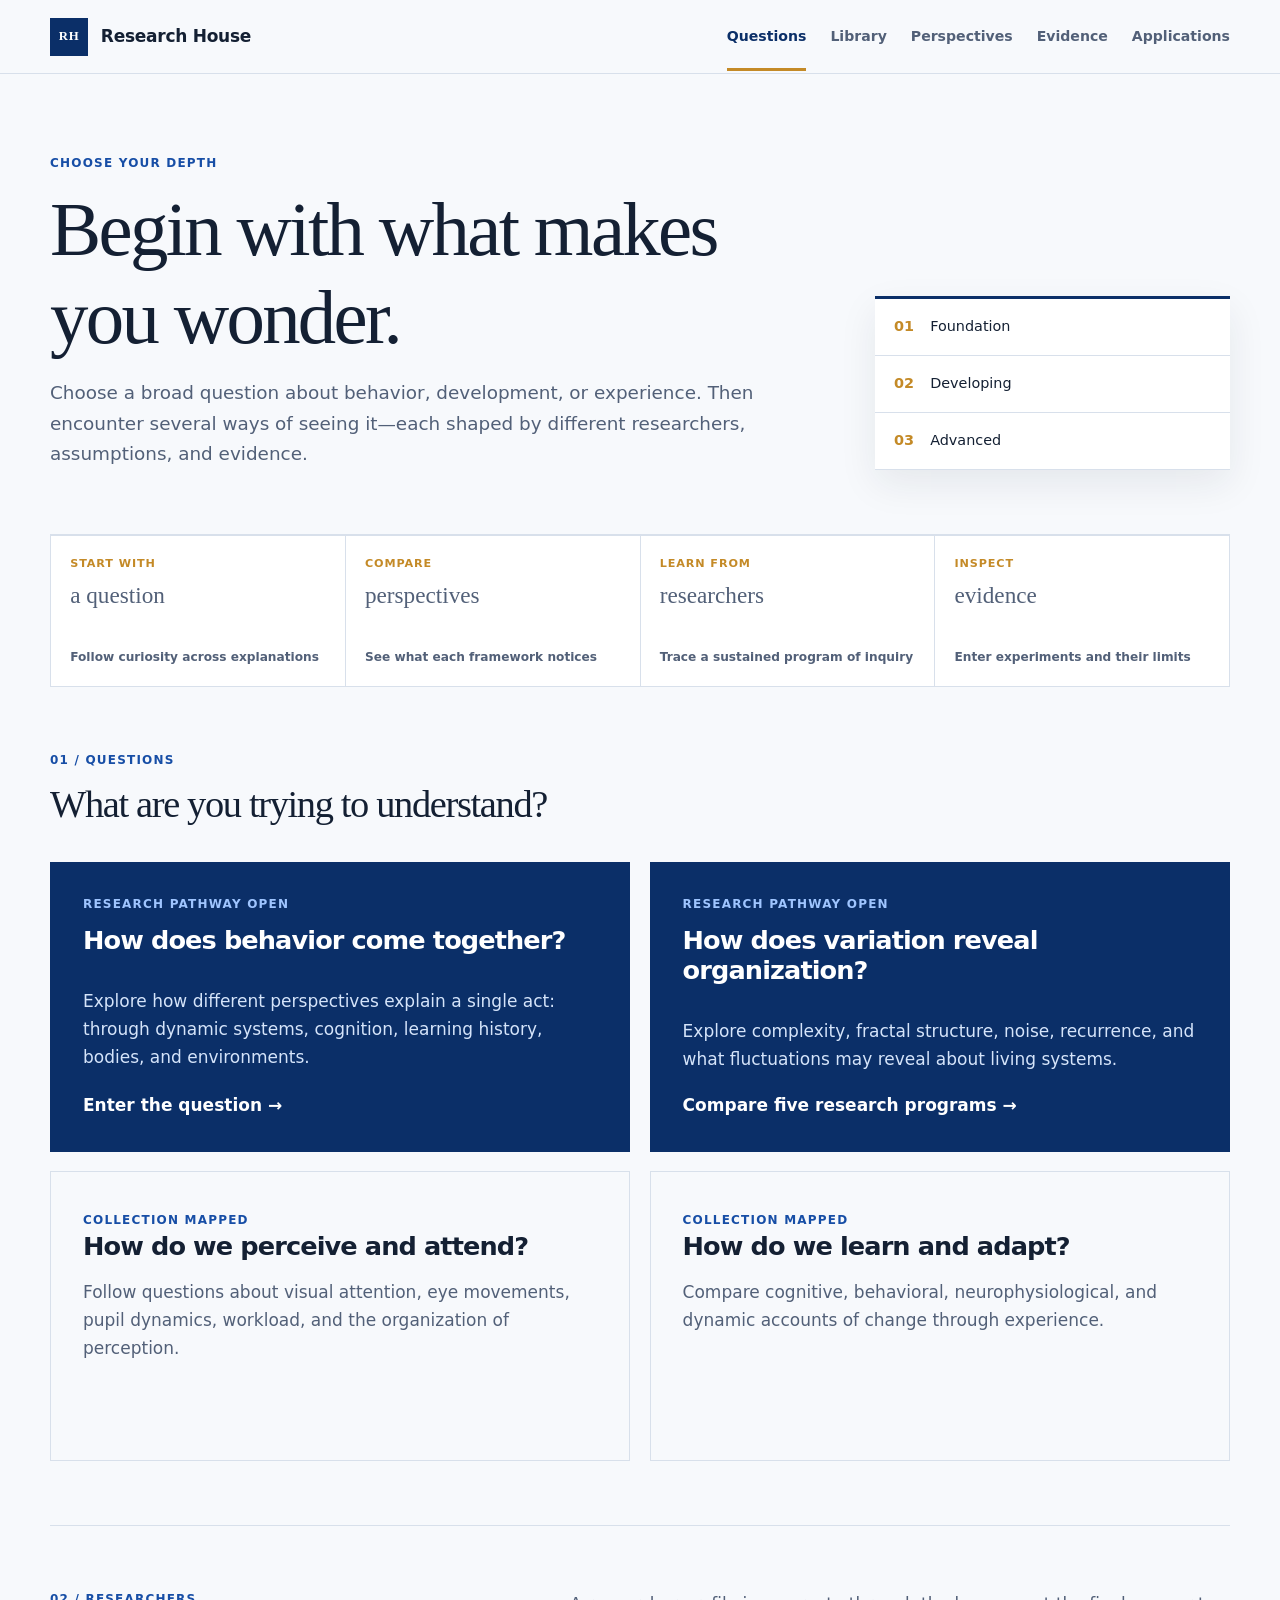
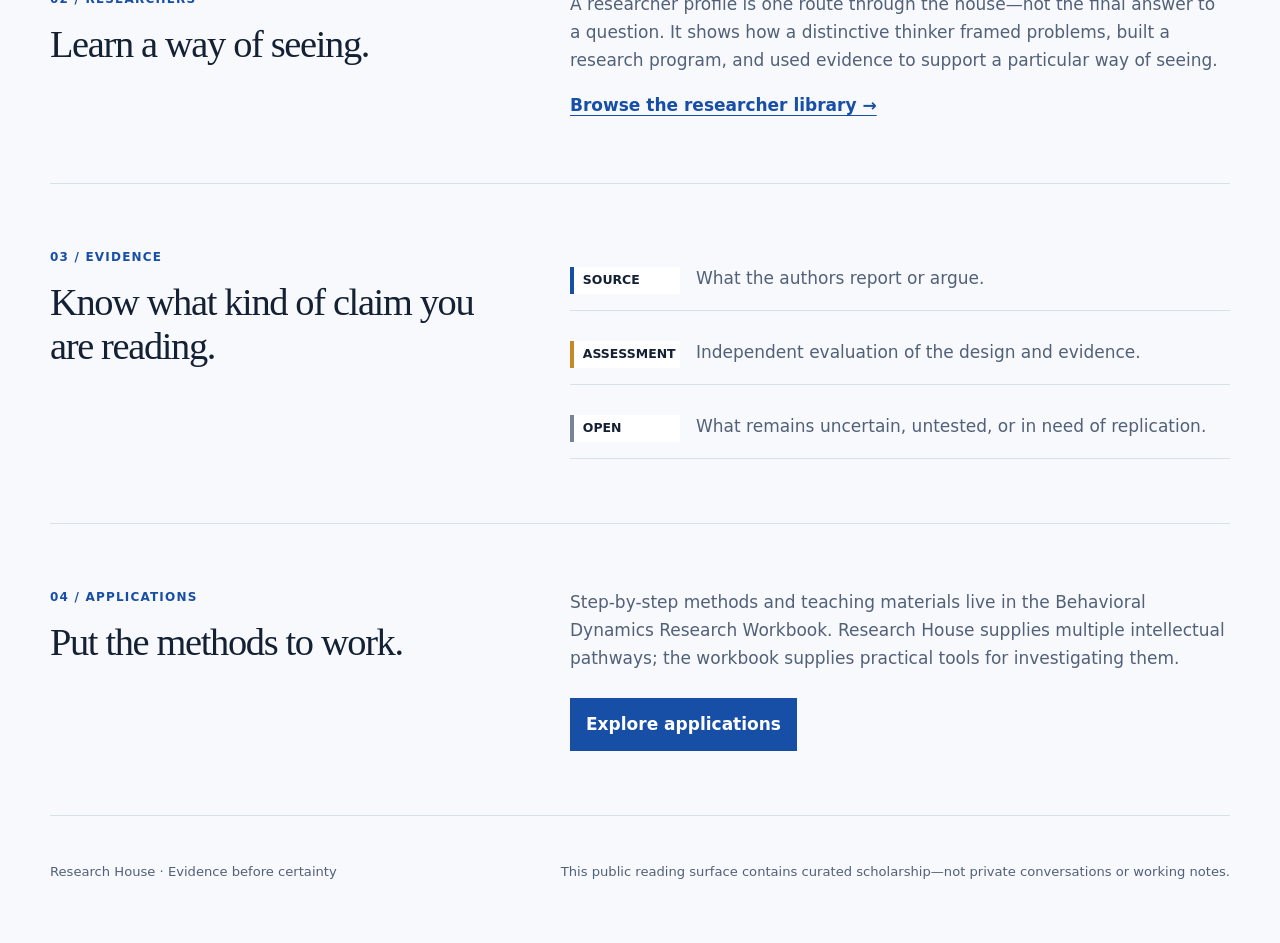
<file: index.html>
<!doctype html>
<html lang="en">
  <head>
    <meta charset="utf-8" />
    <meta name="viewport" content="width=device-width, initial-scale=1" />
    <meta name="description" content="A question-led guide to researchers, evidence, and behavioral science." />
    <title>Research House</title>
    <link rel="icon" type="image/svg+xml" href="favicon.svg" />
    <link rel="stylesheet" href="styles.css" />
  </head>
  <body>
    <a class="skip-link" href="#main">Skip to content</a>
    <header class="site-header">
      <a class="brand" href="index.html" aria-label="Research House home">
        <span class="brand-mark" aria-hidden="true">RH</span>
        <span>Research House</span>
      </a>
      <nav aria-label="Primary navigation">
        <a class="active" href="questions/index.html">Questions</a>
        <a href="library/index.html">Library</a>
        <a href="perspectives/index.html">Perspectives</a>
        <a href="evidence/index.html">Evidence</a>
        <a href="applications/index.html">Applications</a>
      </nav>
    </header>

    <main id="main">
      <section class="orientation" aria-labelledby="orientation-title">
        <div>
          <p class="eyebrow">Choose your depth</p>
          <h1 id="orientation-title">Begin with what makes you wonder.</h1>
          <p class="lede">Choose a broad question about behavior, development, or experience. Then encounter several ways of seeing it—each shaped by different researchers, assumptions, and evidence.</p>
        </div>
        <div class="depth-key" aria-label="Reading depth guide">
          <span><b>01</b> Foundation</span>
          <span><b>02</b> Developing</span>
          <span><b>03</b> Advanced</span>
        </div>
      </section>

      <nav class="route-map" aria-label="Ways to explore Research House">
        <a href="questions/index.html"><span>Start with</span><strong>a question</strong><small>Follow curiosity across explanations</small></a>
        <a href="perspectives/index.html"><span>Compare</span><strong>perspectives</strong><small>See what each framework notices</small></a>
        <a href="library/index.html"><span>Learn from</span><strong>researchers</strong><small>Trace a sustained program of inquiry</small></a>
        <a href="evidence/index.html"><span>Inspect</span><strong>evidence</strong><small>Enter experiments and their limits</small></a>
      </nav>

      <section id="questions" class="section-block" aria-labelledby="questions-title">
        <div class="section-heading">
          <p class="section-number">01 / Questions</p>
          <h2 id="questions-title">What are you trying to understand?</h2>
        </div>
        <div class="question-grid">
          <a class="question-card featured" href="questions/how-does-behavior-come-together.html">
            <span class="status">Research pathway open</span>
            <h3>How does behavior come together?</h3>
            <p>Explore how different perspectives explain a single act: through dynamic systems, cognition, learning history, bodies, and environments.</p>
            <span class="card-link">Enter the question <span aria-hidden="true">→</span></span>
          </a>
          <a class="question-card featured" href="questions/how-does-variation-reveal-organization.html">
            <span class="status">Research pathway open</span>
            <h3>How does variation reveal organization?</h3>
            <p>Explore complexity, fractal structure, noise, recurrence, and what fluctuations may reveal about living systems.</p>
            <span class="card-link">Compare five research programs <span aria-hidden="true">→</span></span>
          </a>
          <article class="question-card muted" aria-label="Developing research pathway">
            <span class="status">Collection mapped</span>
            <h3>How do we perceive and attend?</h3>
            <p>Follow questions about visual attention, eye movements, pupil dynamics, workload, and the organization of perception.</p>
          </article>
          <article class="question-card muted" aria-label="Developing research pathway">
            <span class="status">Collection mapped</span>
            <h3>How do we learn and adapt?</h3>
            <p>Compare cognitive, behavioral, neurophysiological, and dynamic accounts of change through experience.</p>
          </article>
        </div>
      </section>

      <section id="researchers" class="section-block two-column" aria-labelledby="researchers-title">
        <div class="section-heading">
          <p class="section-number">02 / Researchers</p>
          <h2 id="researchers-title">Learn a way of seeing.</h2>
        </div>
        <div class="section-copy">
          <p>A researcher profile is one route through the house—not the final answer to a question. It shows how a distinctive thinker framed problems, built a research program, and used evidence to support a particular way of seeing.</p>
          <a class="text-link" href="library/index.html">Browse the researcher library →</a>
        </div>
      </section>

      <section id="evidence" class="section-block two-column" aria-labelledby="evidence-title">
        <div class="section-heading">
          <p class="section-number">03 / Evidence</p>
          <h2 id="evidence-title">Know what kind of claim you are reading.</h2>
        </div>
        <div class="claim-legend">
          <div><span class="claim source">Source</span><p>What the authors report or argue.</p></div>
          <div><span class="claim assessment">Assessment</span><p>Independent evaluation of the design and evidence.</p></div>
          <div><span class="claim open">Open</span><p>What remains uncertain, untested, or in need of replication.</p></div>
        </div>
      </section>

      <section id="applications" class="section-block two-column" aria-labelledby="applications-title">
        <div class="section-heading">
          <p class="section-number">04 / Applications</p>
          <h2 id="applications-title">Put the methods to work.</h2>
        </div>
        <div class="section-copy">
          <p>Step-by-step methods and teaching materials live in the Behavioral Dynamics Research Workbook. Research House supplies multiple intellectual pathways; the workbook supplies practical tools for investigating them.</p>
          <a class="button-link" href="applications/index.html">Explore applications</a>
        </div>
      </section>
    </main>

    <footer>
      <p>Research House · Evidence before certainty</p>
      <p>This public reading surface contains curated scholarship—not private conversations or working notes.</p>
    </footer>
  </body>
</html>
</file>
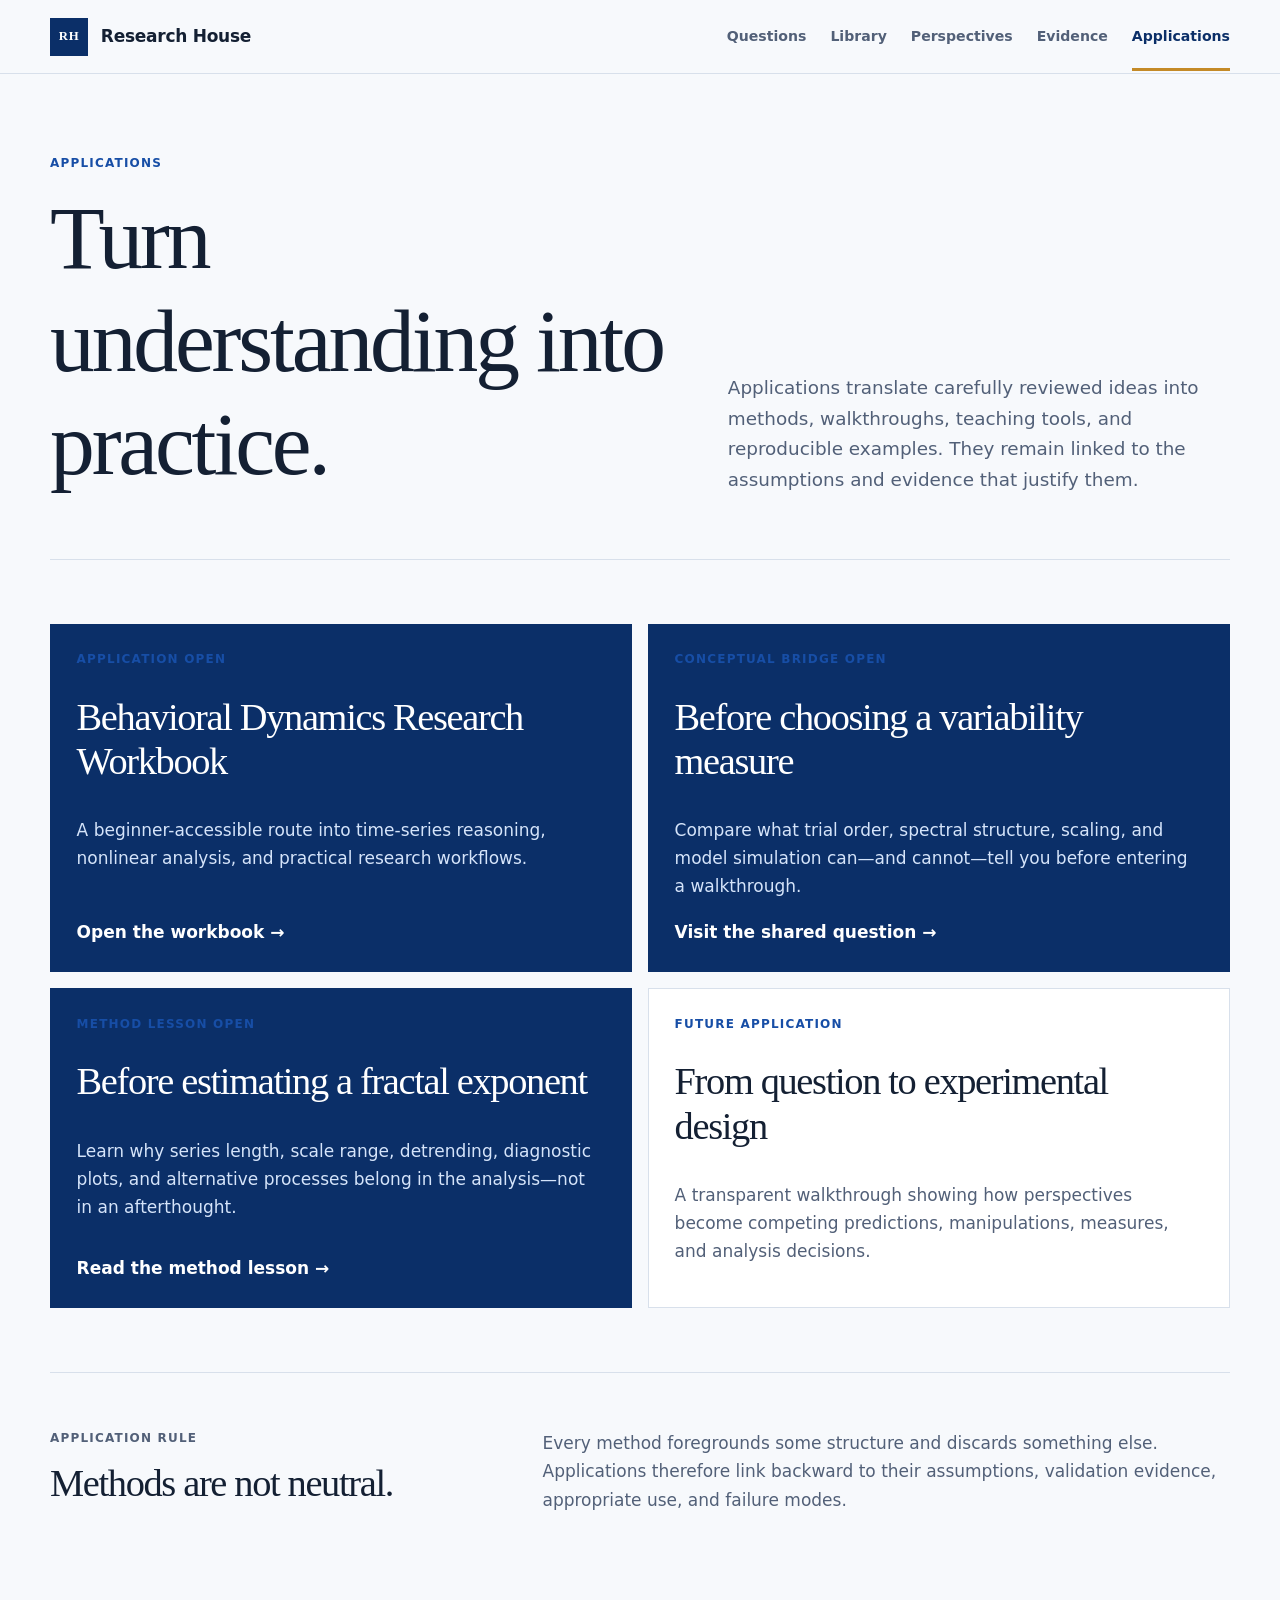
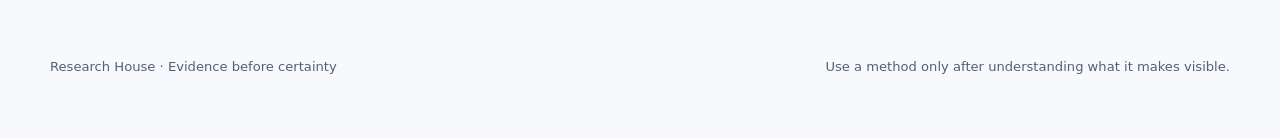
<file: applications/index.html>
<!doctype html>
<html lang="en">
  <head>
    <meta charset="utf-8" /><meta name="viewport" content="width=device-width, initial-scale=1" />
    <meta name="description" content="Move from Research House concepts into practical behavioral-dynamics methods." />
    <title>Applications · Research House</title>
    <link rel="icon" type="image/svg+xml" href="../favicon.svg" /><link rel="stylesheet" href="../styles.css" /><link rel="stylesheet" href="../atlas.css" />
  </head>
  <body>
    <a class="skip-link" href="#main">Skip to content</a>
    <header class="site-header"><a class="brand" href="../index.html"><span class="brand-mark" aria-hidden="true">RH</span><span>Research House</span></a><nav aria-label="Primary navigation"><a href="../questions/index.html">Questions</a><a href="../library/index.html">Library</a><a href="../perspectives/index.html">Perspectives</a><a href="../evidence/index.html">Evidence</a><a class="active" href="index.html">Applications</a></nav></header>
    <main id="main" class="atlas-page">
      <header class="atlas-header"><div><p class="eyebrow">Applications</p><h1>Turn understanding into practice.</h1></div><p class="lede">Applications translate carefully reviewed ideas into methods, walkthroughs, teaching tools, and reproducible examples. They remain linked to the assumptions and evidence that justify them.</p></header>
      <section class="atlas-grid">
        <a class="atlas-card available" href="https://nachobean.github.io/research-workbook/"><span class="status">Application open</span><h2>Behavioral Dynamics Research Workbook</h2><p>A beginner-accessible route into time-series reasoning, nonlinear analysis, and practical research workflows.</p><span class="card-link">Open the workbook →</span></a>
        <a class="atlas-card available" href="../questions/how-does-variation-reveal-organization.html"><span class="status">Conceptual bridge open</span><h2>Before choosing a variability measure</h2><p>Compare what trial order, spectral structure, scaling, and model simulation can—and cannot—tell you before entering a walkthrough.</p><span class="card-link">Visit the shared question →</span></a>
        <a class="atlas-card available" href="../researchers/nicholas-stergiou.html#method"><span class="status">Method lesson open</span><h2>Before estimating a fractal exponent</h2><p>Learn why series length, scale range, detrending, diagnostic plots, and alternative processes belong in the analysis—not in an afterthought.</p><span class="card-link">Read the method lesson →</span></a>
        <article class="atlas-card"><span class="status">Future application</span><h2>From question to experimental design</h2><p>A transparent walkthrough showing how perspectives become competing predictions, manipulations, measures, and analysis decisions.</p></article>
      </section>
      <section class="atlas-note"><div><p class="section-number">Application rule</p><h2>Methods are not neutral.</h2></div><p>Every method foregrounds some structure and discards something else. Applications therefore link backward to their assumptions, validation evidence, appropriate use, and failure modes.</p></section>
    </main>
    <footer><p>Research House · Evidence before certainty</p><p>Use a method only after understanding what it makes visible.</p></footer>
  </body>
</html>
</file>
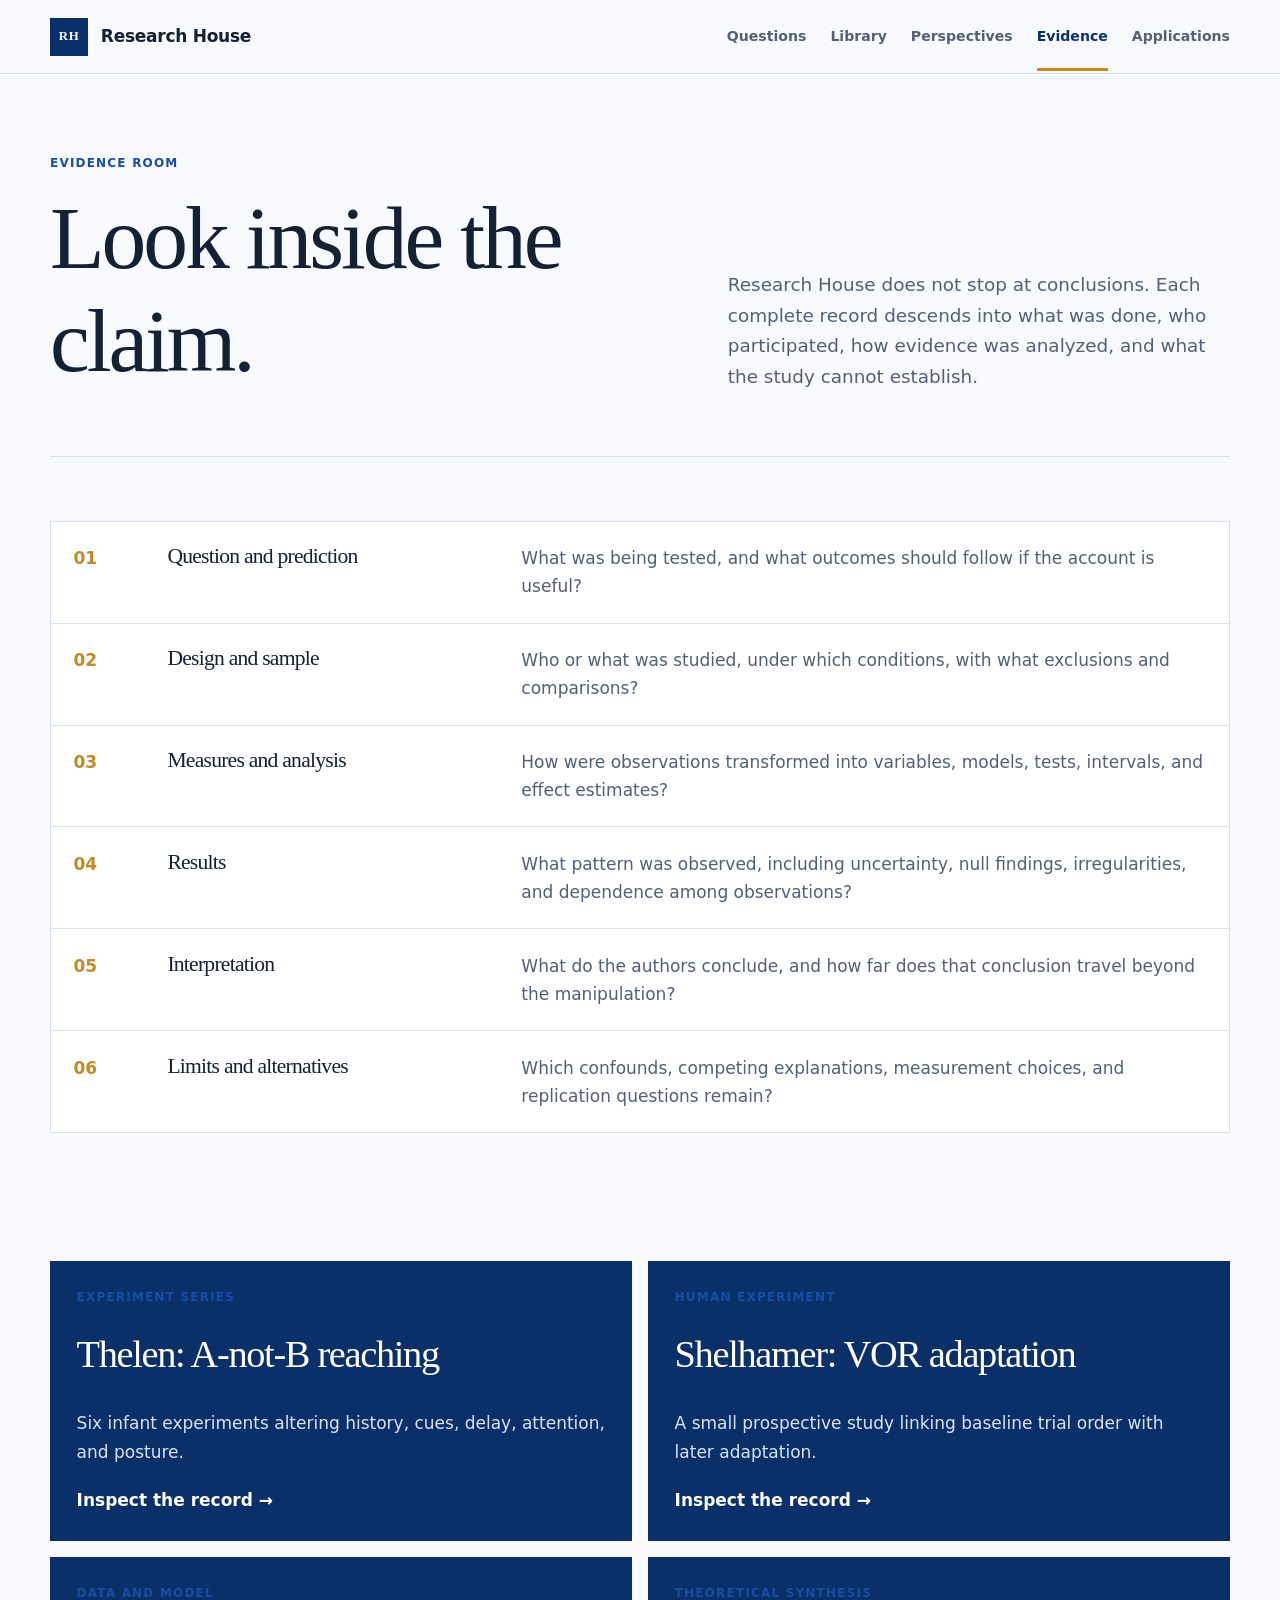
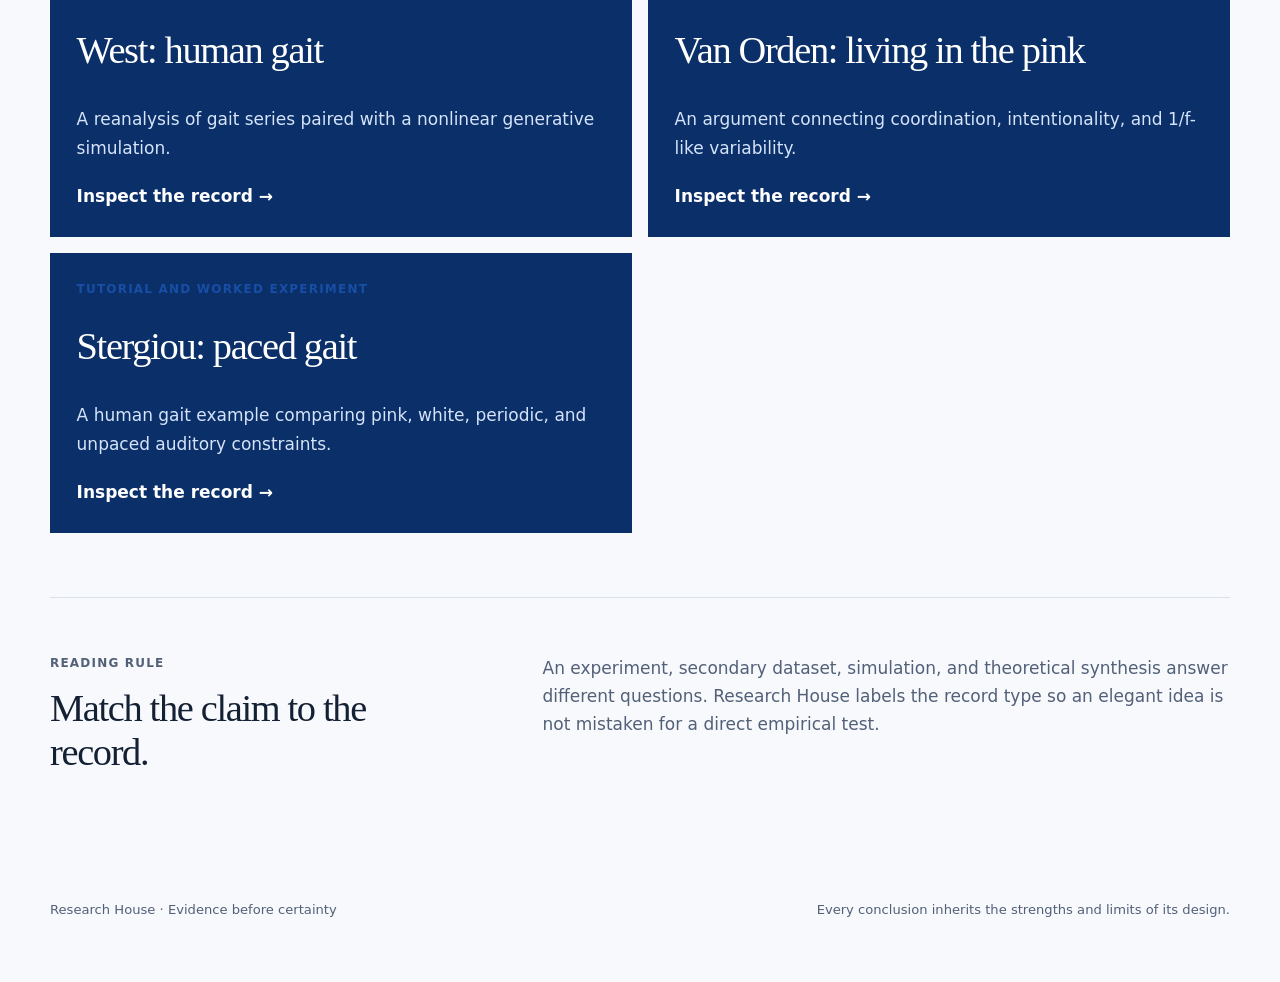
<file: evidence/index.html>
<!doctype html>
<html lang="en">
  <head>
    <meta charset="utf-8" /><meta name="viewport" content="width=device-width, initial-scale=1" />
    <meta name="description" content="Learn how Research House evaluates experiments and scientific claims." />
    <title>Evidence · Research House</title>
    <link rel="icon" type="image/svg+xml" href="../favicon.svg" /><link rel="stylesheet" href="../styles.css" /><link rel="stylesheet" href="../atlas.css" />
  </head>
  <body>
    <a class="skip-link" href="#main">Skip to content</a>
    <header class="site-header"><a class="brand" href="../index.html"><span class="brand-mark" aria-hidden="true">RH</span><span>Research House</span></a><nav aria-label="Primary navigation"><a href="../questions/index.html">Questions</a><a href="../library/index.html">Library</a><a href="../perspectives/index.html">Perspectives</a><a class="active" href="index.html">Evidence</a><a href="../applications/index.html">Applications</a></nav></header>
    <main id="main" class="atlas-page">
      <header class="atlas-header"><div><p class="eyebrow">Evidence room</p><h1>Look inside the claim.</h1></div><p class="lede">Research House does not stop at conclusions. Each complete record descends into what was done, who participated, how evidence was analyzed, and what the study cannot establish.</p></header>
      <section class="evidence-anatomy" aria-label="Anatomy of an evidence record">
        <div class="evidence-step"><span>01</span><h2>Question and prediction</h2><p>What was being tested, and what outcomes should follow if the account is useful?</p></div>
        <div class="evidence-step"><span>02</span><h2>Design and sample</h2><p>Who or what was studied, under which conditions, with what exclusions and comparisons?</p></div>
        <div class="evidence-step"><span>03</span><h2>Measures and analysis</h2><p>How were observations transformed into variables, models, tests, intervals, and effect estimates?</p></div>
        <div class="evidence-step"><span>04</span><h2>Results</h2><p>What pattern was observed, including uncertainty, null findings, irregularities, and dependence among observations?</p></div>
        <div class="evidence-step"><span>05</span><h2>Interpretation</h2><p>What do the authors conclude, and how far does that conclusion travel beyond the manipulation?</p></div>
        <div class="evidence-step"><span>06</span><h2>Limits and alternatives</h2><p>Which confounds, competing explanations, measurement choices, and replication questions remain?</p></div>
      </section>
      <section class="atlas-grid" aria-label="Open evidence records">
        <a class="atlas-card available" href="../researchers/esther-thelen.html#article"><span class="status">Experiment series</span><h2>Thelen: A-not-B reaching</h2><p>Six infant experiments altering history, cues, delay, attention, and posture.</p><span class="card-link">Inspect the record →</span></a>
        <a class="atlas-card available" href="../researchers/mark-shelhamer.html#article"><span class="status">Human experiment</span><h2>Shelhamer: VOR adaptation</h2><p>A small prospective study linking baseline trial order with later adaptation.</p><span class="card-link">Inspect the record →</span></a>
        <a class="atlas-card available" href="../researchers/bruce-west.html#article"><span class="status">Data and model</span><h2>West: human gait</h2><p>A reanalysis of gait series paired with a nonlinear generative simulation.</p><span class="card-link">Inspect the record →</span></a>
        <a class="atlas-card available" href="../researchers/guy-van-orden.html#article"><span class="status">Theoretical synthesis</span><h2>Van Orden: living in the pink</h2><p>An argument connecting coordination, intentionality, and 1/f-like variability.</p><span class="card-link">Inspect the record →</span></a>
        <a class="atlas-card available" href="../researchers/nicholas-stergiou.html#article"><span class="status">Tutorial and worked experiment</span><h2>Stergiou: paced gait</h2><p>A human gait example comparing pink, white, periodic, and unpaced auditory constraints.</p><span class="card-link">Inspect the record →</span></a>
      </section>
      <section class="atlas-note"><div><p class="section-number">Reading rule</p><h2>Match the claim to the record.</h2></div><p>An experiment, secondary dataset, simulation, and theoretical synthesis answer different questions. Research House labels the record type so an elegant idea is not mistaken for a direct empirical test.</p></section>
    </main>
    <footer><p>Research House · Evidence before certainty</p><p>Every conclusion inherits the strengths and limits of its design.</p></footer>
  </body>
</html>
</file>
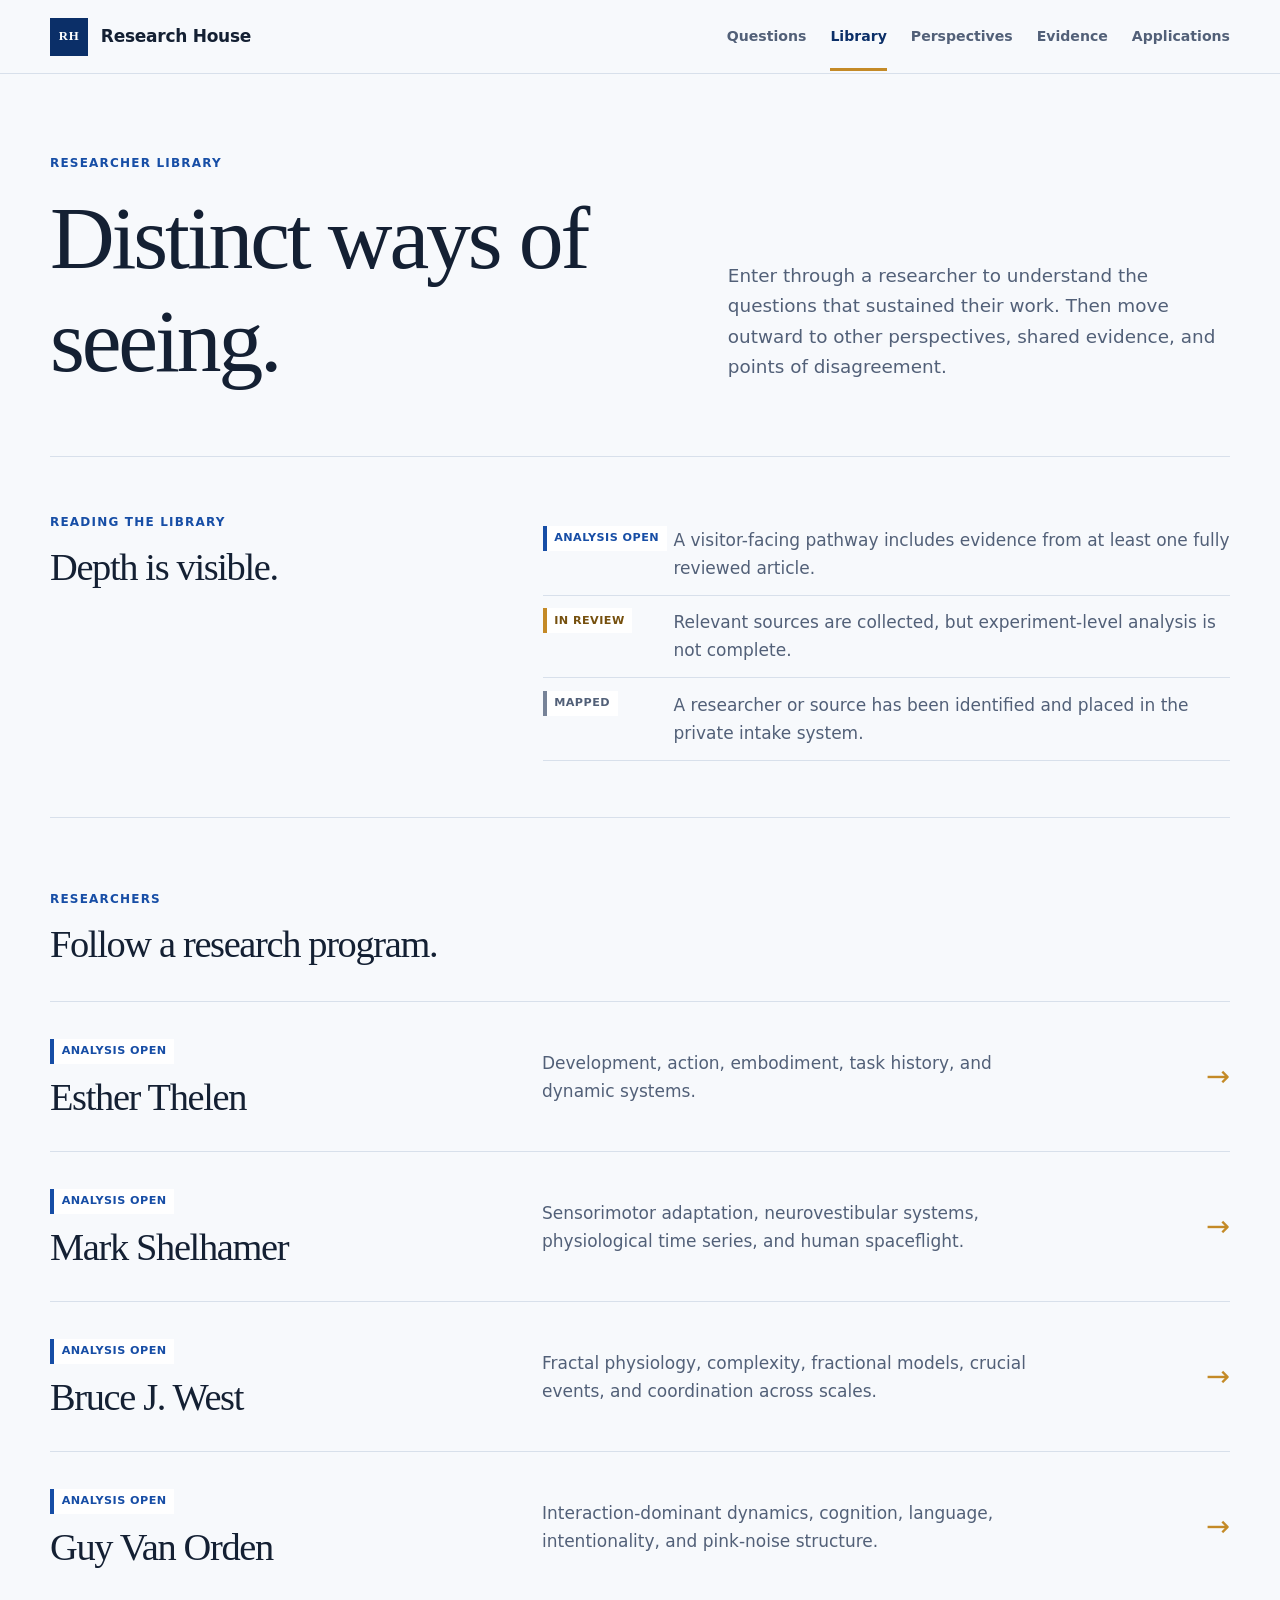
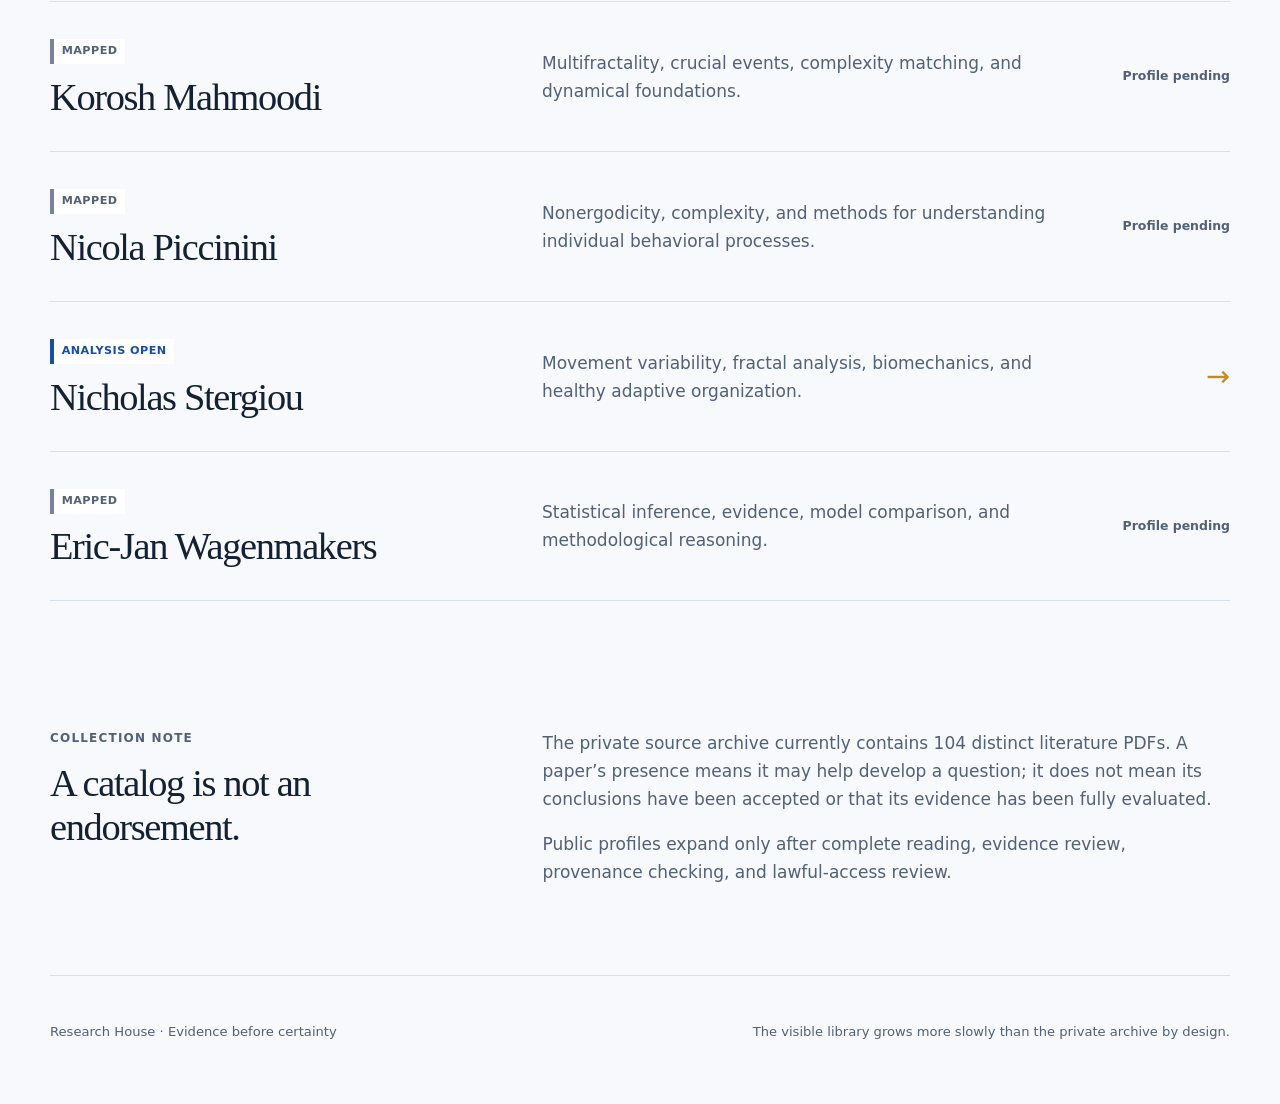
<file: library/index.html>
<!doctype html>
<html lang="en">
  <head>
    <meta charset="utf-8" />
    <meta name="viewport" content="width=device-width, initial-scale=1" />
    <meta name="description" content="Browse Research House by researcher, question, and state of evidence." />
    <title>Researcher Library · Research House</title>
    <link rel="icon" type="image/svg+xml" href="../favicon.svg" />
    <link rel="stylesheet" href="../styles.css" />
    <link rel="stylesheet" href="../library.css" />
  </head>
  <body>
    <a class="skip-link" href="#main">Skip to content</a>
    <header class="site-header">
      <a class="brand" href="../index.html"><span class="brand-mark" aria-hidden="true">RH</span><span>Research House</span></a>
      <nav aria-label="Primary navigation">
        <a href="../questions/index.html">Questions</a>
        <a class="active" href="index.html">Library</a>
        <a href="../perspectives/index.html">Perspectives</a>
        <a href="../evidence/index.html">Evidence</a>
        <a href="../applications/index.html">Applications</a>
      </nav>
    </header>

    <main id="main" class="library-page">
      <header class="library-header">
        <div>
          <p class="eyebrow">Researcher library</p>
          <h1>Distinct ways of seeing.</h1>
        </div>
        <p class="lede">Enter through a researcher to understand the questions that sustained their work. Then move outward to other perspectives, shared evidence, and points of disagreement.</p>
      </header>

      <section class="status-explainer" aria-labelledby="status-title">
        <div>
          <p class="section-number">Reading the library</p>
          <h2 id="status-title">Depth is visible.</h2>
        </div>
        <div class="status-list">
          <p><span class="library-status open">Analysis open</span> A visitor-facing pathway includes evidence from at least one fully reviewed article.</p>
          <p><span class="library-status reviewing">In review</span> Relevant sources are collected, but experiment-level analysis is not complete.</p>
          <p><span class="library-status mapped">Mapped</span> A researcher or source has been identified and placed in the private intake system.</p>
        </div>
      </section>

      <section class="researcher-list" aria-labelledby="researchers-title">
        <div class="section-heading">
          <p class="section-number">Researchers</p>
          <h2 id="researchers-title">Follow a research program.</h2>
        </div>

        <a class="researcher-row available" href="../researchers/esther-thelen.html">
          <div class="researcher-name"><span class="library-status open">Analysis open</span><h3>Esther Thelen</h3></div>
          <p>Development, action, embodiment, task history, and dynamic systems.</p>
          <span class="row-arrow" aria-hidden="true">→</span>
        </a>
        <a class="researcher-row available" href="../researchers/mark-shelhamer.html">
          <div class="researcher-name"><span class="library-status open">Analysis open</span><h3>Mark Shelhamer</h3></div>
          <p>Sensorimotor adaptation, neurovestibular systems, physiological time series, and human spaceflight.</p>
          <span class="row-arrow" aria-hidden="true">→</span>
        </a>
        <a class="researcher-row available" href="../researchers/bruce-west.html">
          <div class="researcher-name"><span class="library-status open">Analysis open</span><h3>Bruce J. West</h3></div>
          <p>Fractal physiology, complexity, fractional models, crucial events, and coordination across scales.</p>
          <span class="row-arrow" aria-hidden="true">→</span>
        </a>
        <a class="researcher-row available" href="../researchers/guy-van-orden.html">
          <div class="researcher-name"><span class="library-status open">Analysis open</span><h3>Guy Van Orden</h3></div>
          <p>Interaction-dominant dynamics, cognition, language, intentionality, and pink-noise structure.</p>
          <span class="row-arrow" aria-hidden="true">→</span>
        </a>
        <article class="researcher-row">
          <div class="researcher-name"><span class="library-status mapped">Mapped</span><h3>Korosh Mahmoodi</h3></div>
          <p>Multifractality, crucial events, complexity matching, and dynamical foundations.</p>
          <span class="source-count">Profile pending</span>
        </article>
        <article class="researcher-row">
          <div class="researcher-name"><span class="library-status mapped">Mapped</span><h3>Nicola Piccinini</h3></div>
          <p>Nonergodicity, complexity, and methods for understanding individual behavioral processes.</p>
          <span class="source-count">Profile pending</span>
        </article>
        <a class="researcher-row available" href="../researchers/nicholas-stergiou.html">
          <div class="researcher-name"><span class="library-status open">Analysis open</span><h3>Nicholas Stergiou</h3></div>
          <p>Movement variability, fractal analysis, biomechanics, and healthy adaptive organization.</p>
          <span class="row-arrow" aria-hidden="true">→</span>
        </a>
        <article class="researcher-row">
          <div class="researcher-name"><span class="library-status mapped">Mapped</span><h3>Eric-Jan Wagenmakers</h3></div>
          <p>Statistical inference, evidence, model comparison, and methodological reasoning.</p>
          <span class="source-count">Profile pending</span>
        </article>
      </section>

      <section class="collection-note" aria-labelledby="collection-title">
        <div>
          <p class="section-number">Collection note</p>
          <h2 id="collection-title">A catalog is not an endorsement.</h2>
        </div>
        <div>
          <p>The private source archive currently contains 104 distinct literature PDFs. A paper’s presence means it may help develop a question; it does not mean its conclusions have been accepted or that its evidence has been fully evaluated.</p>
          <p>Public profiles expand only after complete reading, evidence review, provenance checking, and lawful-access review.</p>
        </div>
      </section>
    </main>

    <footer><p>Research House · Evidence before certainty</p><p>The visible library grows more slowly than the private archive by design.</p></footer>
  </body>
</html>
</file>
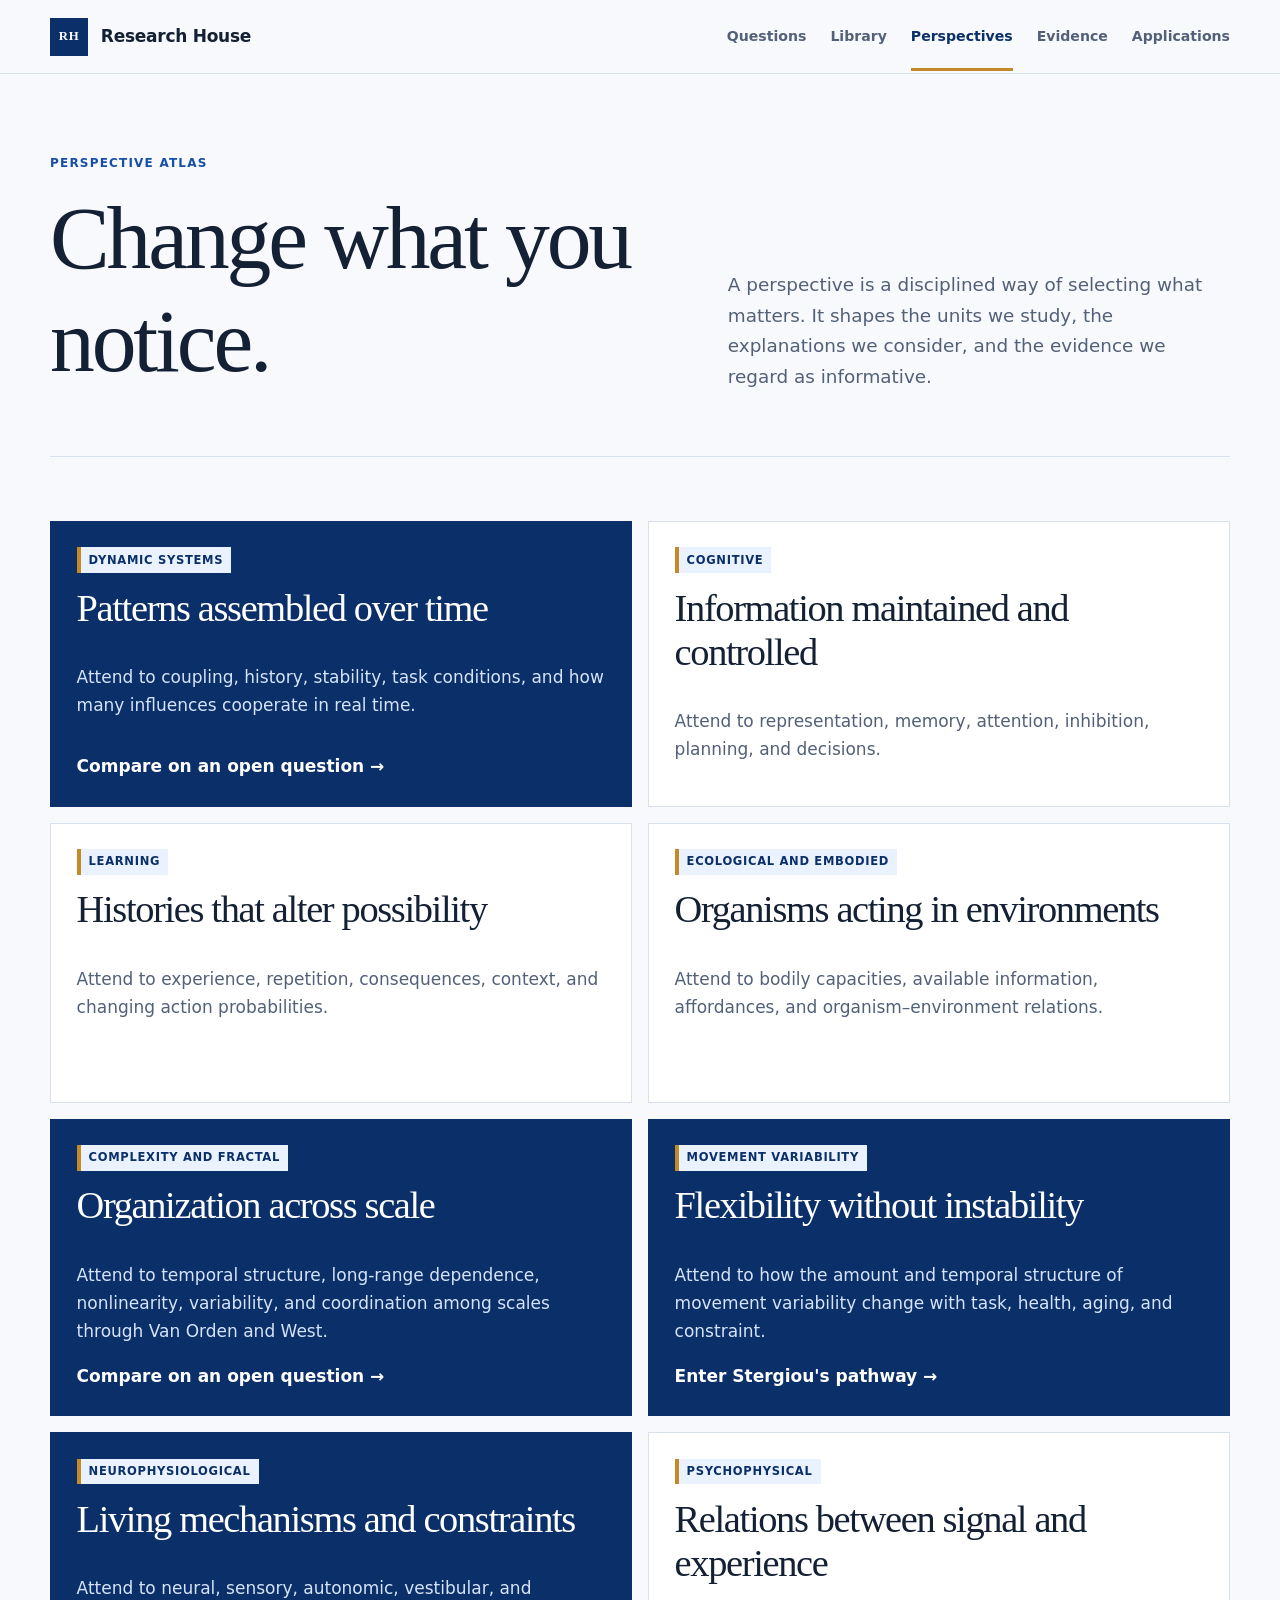
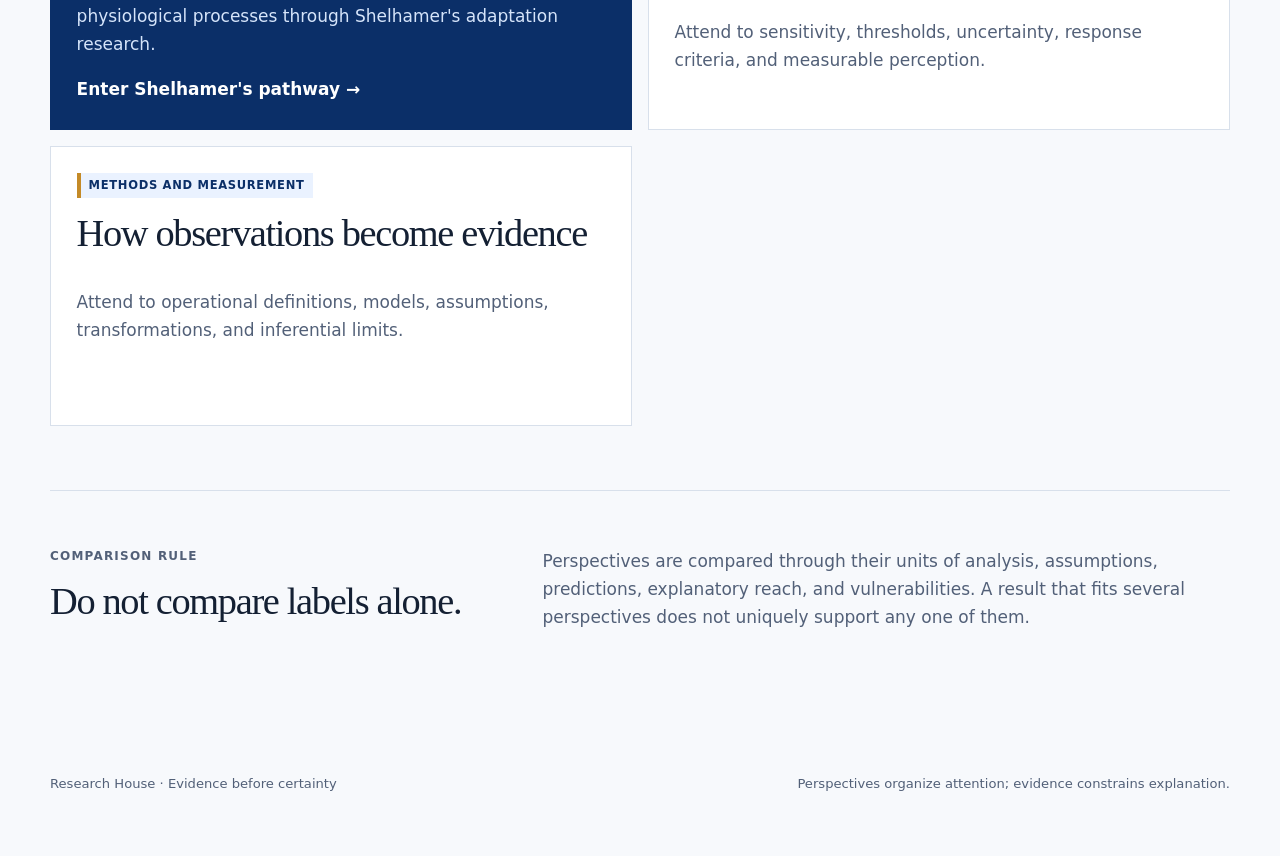
<file: perspectives/index.html>
<!doctype html>
<html lang="en">
  <head>
    <meta charset="utf-8" /><meta name="viewport" content="width=device-width, initial-scale=1" />
    <meta name="description" content="Compare the perspectives that organize explanations in Research House." />
    <title>Perspectives · Research House</title>
    <link rel="icon" type="image/svg+xml" href="../favicon.svg" /><link rel="stylesheet" href="../styles.css" /><link rel="stylesheet" href="../atlas.css" />
  </head>
  <body>
    <a class="skip-link" href="#main">Skip to content</a>
    <header class="site-header"><a class="brand" href="../index.html"><span class="brand-mark" aria-hidden="true">RH</span><span>Research House</span></a><nav aria-label="Primary navigation"><a href="../questions/index.html">Questions</a><a href="../library/index.html">Library</a><a class="active" href="index.html">Perspectives</a><a href="../evidence/index.html">Evidence</a><a href="../applications/index.html">Applications</a></nav></header>
    <main id="main" class="atlas-page">
      <header class="atlas-header"><div><p class="eyebrow">Perspective atlas</p><h1>Change what you notice.</h1></div><p class="lede">A perspective is a disciplined way of selecting what matters. It shapes the units we study, the explanations we consider, and the evidence we regard as informative.</p></header>
      <section class="atlas-grid" aria-label="Research perspectives">
        <a class="atlas-card available" href="../questions/how-does-behavior-come-together.html"><span class="lens">Dynamic systems</span><h2>Patterns assembled over time</h2><p>Attend to coupling, history, stability, task conditions, and how many influences cooperate in real time.</p><span class="card-link">Compare on an open question →</span></a>
        <article class="atlas-card"><span class="lens">Cognitive</span><h2>Information maintained and controlled</h2><p>Attend to representation, memory, attention, inhibition, planning, and decisions.</p></article>
        <article class="atlas-card"><span class="lens">Learning</span><h2>Histories that alter possibility</h2><p>Attend to experience, repetition, consequences, context, and changing action probabilities.</p></article>
        <article class="atlas-card"><span class="lens">Ecological and embodied</span><h2>Organisms acting in environments</h2><p>Attend to bodily capacities, available information, affordances, and organism–environment relations.</p></article>
        <a class="atlas-card available" href="../questions/how-does-variation-reveal-organization.html"><span class="lens">Complexity and fractal</span><h2>Organization across scale</h2><p>Attend to temporal structure, long-range dependence, nonlinearity, variability, and coordination among scales through Van Orden and West.</p><span class="card-link">Compare on an open question →</span></a>
        <a class="atlas-card available" href="../researchers/nicholas-stergiou.html"><span class="lens">Movement variability</span><h2>Flexibility without instability</h2><p>Attend to how the amount and temporal structure of movement variability change with task, health, aging, and constraint.</p><span class="card-link">Enter Stergiou's pathway →</span></a>
        <a class="atlas-card available" href="../researchers/mark-shelhamer.html"><span class="lens">Neurophysiological</span><h2>Living mechanisms and constraints</h2><p>Attend to neural, sensory, autonomic, vestibular, and physiological processes through Shelhamer's adaptation research.</p><span class="card-link">Enter Shelhamer's pathway →</span></a>
        <article class="atlas-card"><span class="lens">Psychophysical</span><h2>Relations between signal and experience</h2><p>Attend to sensitivity, thresholds, uncertainty, response criteria, and measurable perception.</p></article>
        <article class="atlas-card"><span class="lens">Methods and measurement</span><h2>How observations become evidence</h2><p>Attend to operational definitions, models, assumptions, transformations, and inferential limits.</p></article>
      </section>
      <section class="atlas-note"><div><p class="section-number">Comparison rule</p><h2>Do not compare labels alone.</h2></div><p>Perspectives are compared through their units of analysis, assumptions, predictions, explanatory reach, and vulnerabilities. A result that fits several perspectives does not uniquely support any one of them.</p></section>
    </main>
    <footer><p>Research House · Evidence before certainty</p><p>Perspectives organize attention; evidence constrains explanation.</p></footer>
  </body>
</html>
</file>
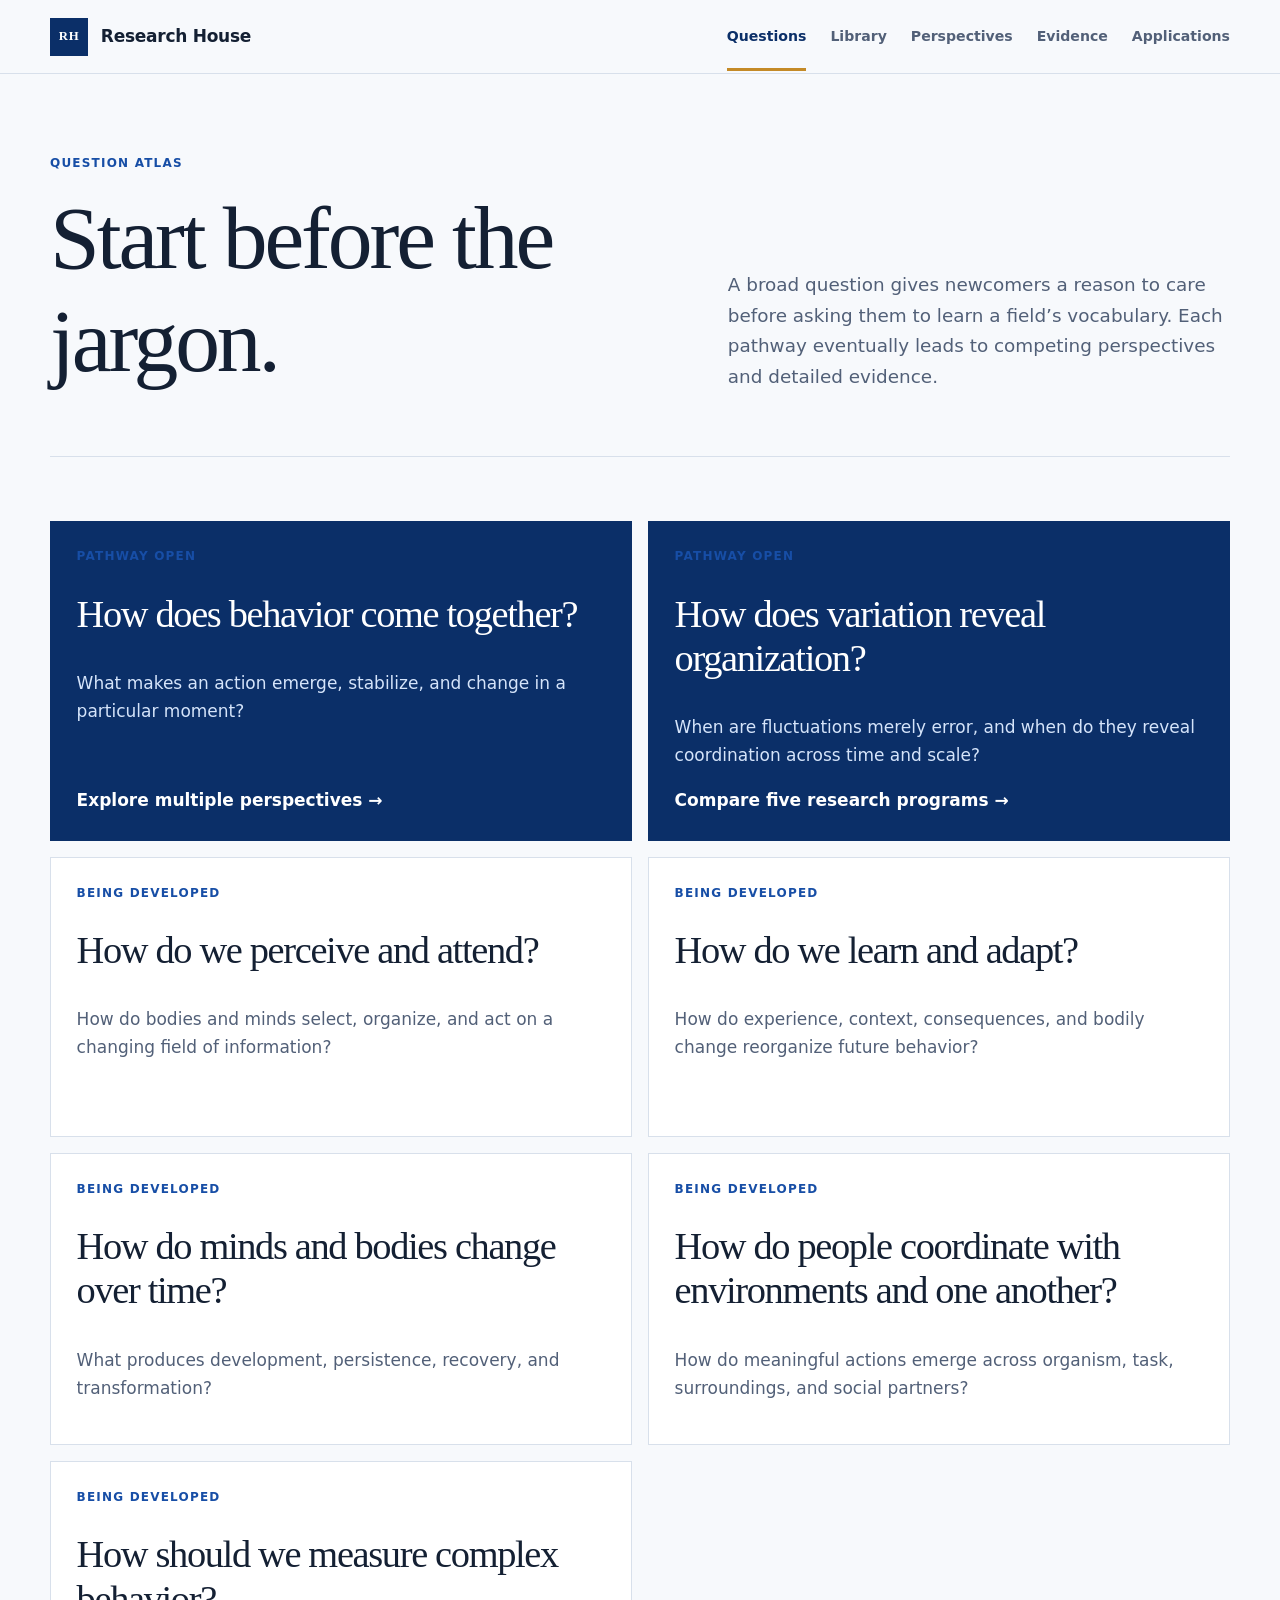
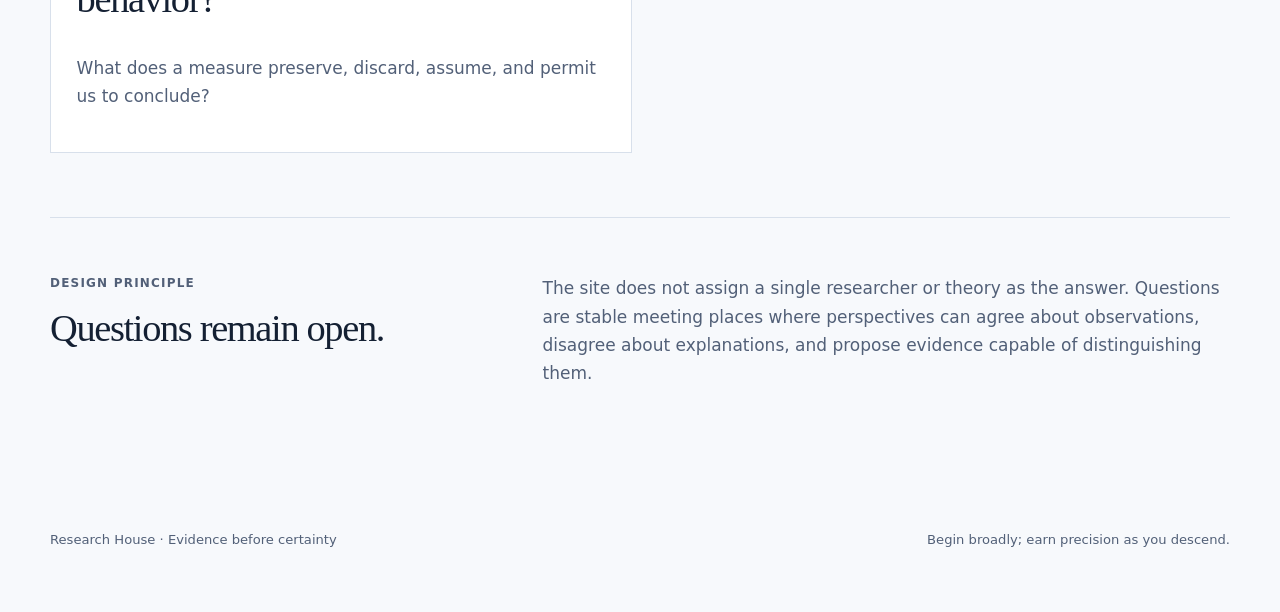
<file: questions/index.html>
<!doctype html>
<html lang="en">
  <head>
    <meta charset="utf-8" /><meta name="viewport" content="width=device-width, initial-scale=1" />
    <meta name="description" content="Begin exploring Research House through broad questions about behavior and experience." />
    <title>Questions · Research House</title>
    <link rel="icon" type="image/svg+xml" href="../favicon.svg" /><link rel="stylesheet" href="../styles.css" /><link rel="stylesheet" href="../atlas.css" />
  </head>
  <body>
    <a class="skip-link" href="#main">Skip to content</a>
    <header class="site-header"><a class="brand" href="../index.html"><span class="brand-mark" aria-hidden="true">RH</span><span>Research House</span></a><nav aria-label="Primary navigation"><a class="active" href="index.html">Questions</a><a href="../library/index.html">Library</a><a href="../perspectives/index.html">Perspectives</a><a href="../evidence/index.html">Evidence</a><a href="../applications/index.html">Applications</a></nav></header>
    <main id="main" class="atlas-page">
      <header class="atlas-header"><div><p class="eyebrow">Question atlas</p><h1>Start before the jargon.</h1></div><p class="lede">A broad question gives newcomers a reason to care before asking them to learn a field’s vocabulary. Each pathway eventually leads to competing perspectives and detailed evidence.</p></header>
      <section class="atlas-grid" aria-label="Broad research questions">
        <a class="atlas-card available" href="how-does-behavior-come-together.html"><span class="status">Pathway open</span><h2>How does behavior come together?</h2><p>What makes an action emerge, stabilize, and change in a particular moment?</p><span class="card-link">Explore multiple perspectives →</span></a>
        <a class="atlas-card available" href="how-does-variation-reveal-organization.html"><span class="status">Pathway open</span><h2>How does variation reveal organization?</h2><p>When are fluctuations merely error, and when do they reveal coordination across time and scale?</p><span class="card-link">Compare five research programs →</span></a>
        <article class="atlas-card"><span class="status">Being developed</span><h2>How do we perceive and attend?</h2><p>How do bodies and minds select, organize, and act on a changing field of information?</p></article>
        <article class="atlas-card"><span class="status">Being developed</span><h2>How do we learn and adapt?</h2><p>How do experience, context, consequences, and bodily change reorganize future behavior?</p></article>
        <article class="atlas-card"><span class="status">Being developed</span><h2>How do minds and bodies change over time?</h2><p>What produces development, persistence, recovery, and transformation?</p></article>
        <article class="atlas-card"><span class="status">Being developed</span><h2>How do people coordinate with environments and one another?</h2><p>How do meaningful actions emerge across organism, task, surroundings, and social partners?</p></article>
        <article class="atlas-card"><span class="status">Being developed</span><h2>How should we measure complex behavior?</h2><p>What does a measure preserve, discard, assume, and permit us to conclude?</p></article>
      </section>
      <section class="atlas-note"><div><p class="section-number">Design principle</p><h2>Questions remain open.</h2></div><p>The site does not assign a single researcher or theory as the answer. Questions are stable meeting places where perspectives can agree about observations, disagree about explanations, and propose evidence capable of distinguishing them.</p></section>
    </main>
    <footer><p>Research House · Evidence before certainty</p><p>Begin broadly; earn precision as you descend.</p></footer>
  </body>
</html>
</file>
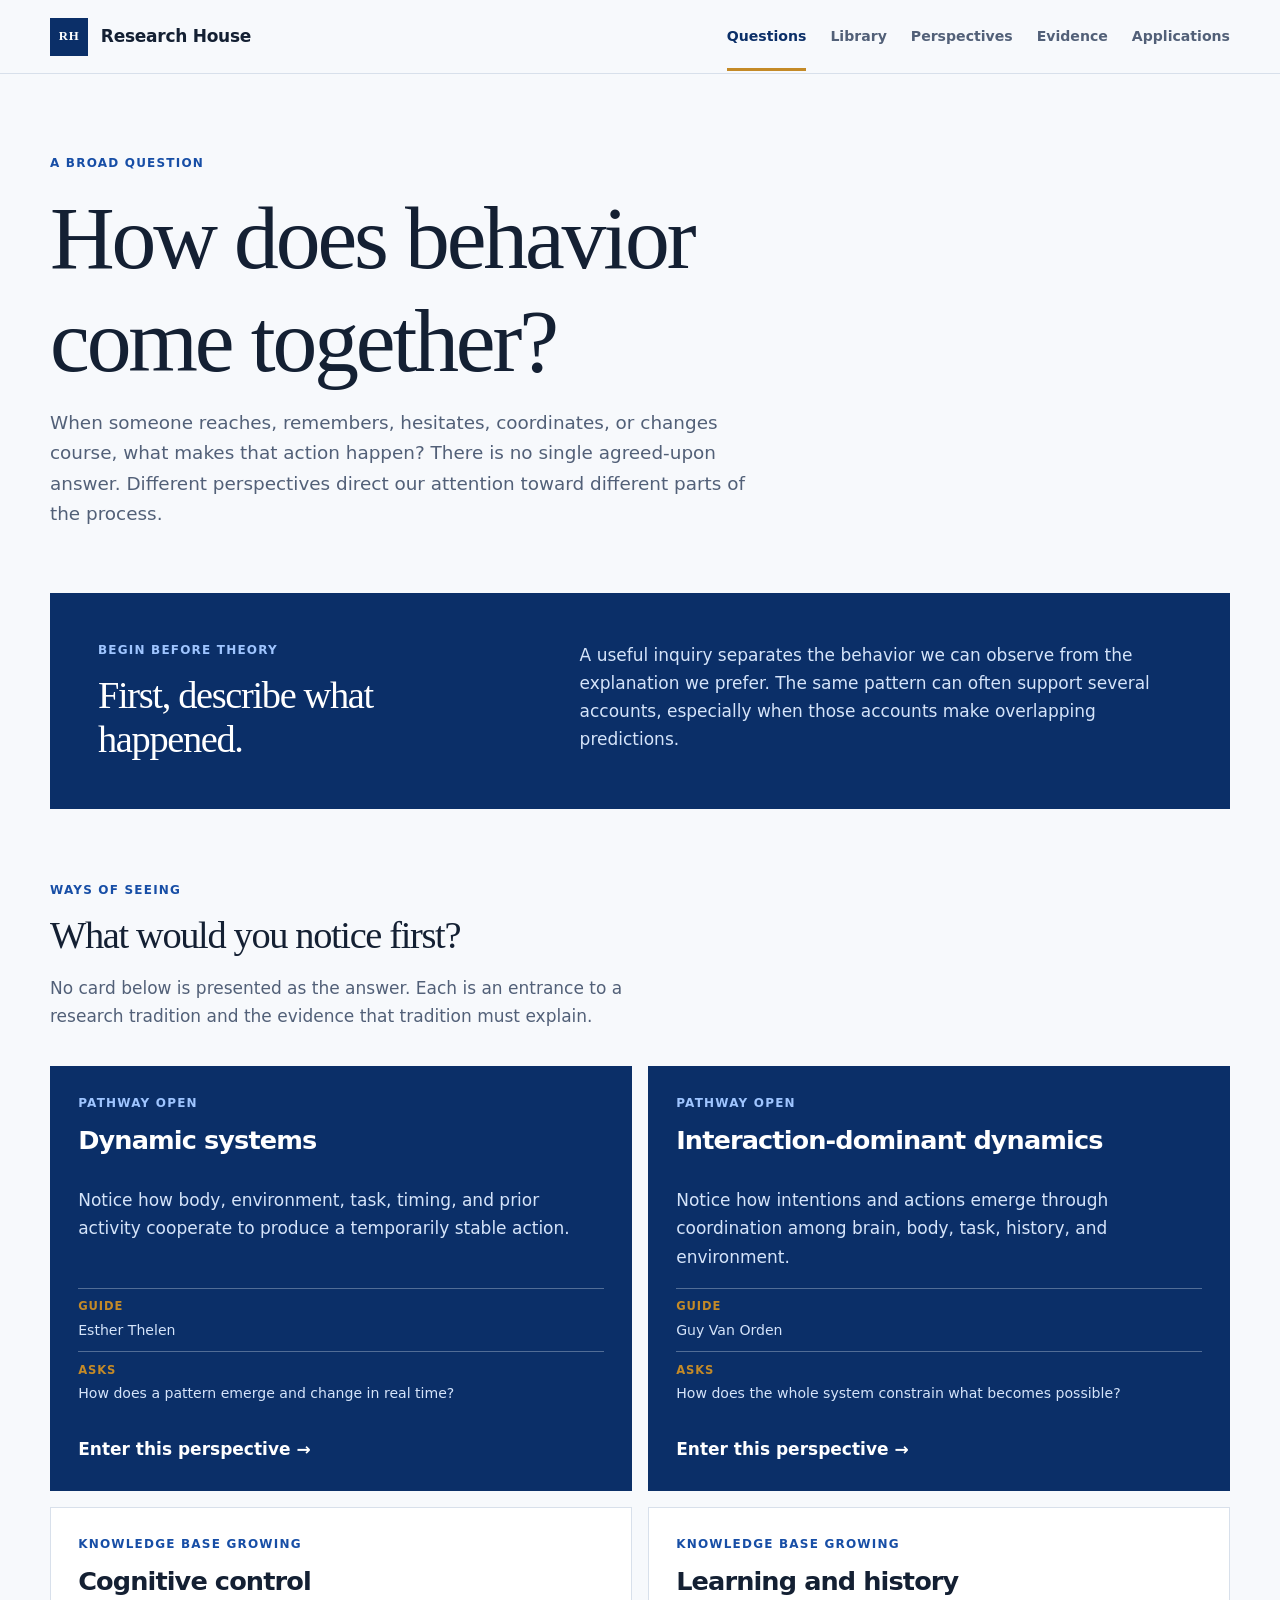
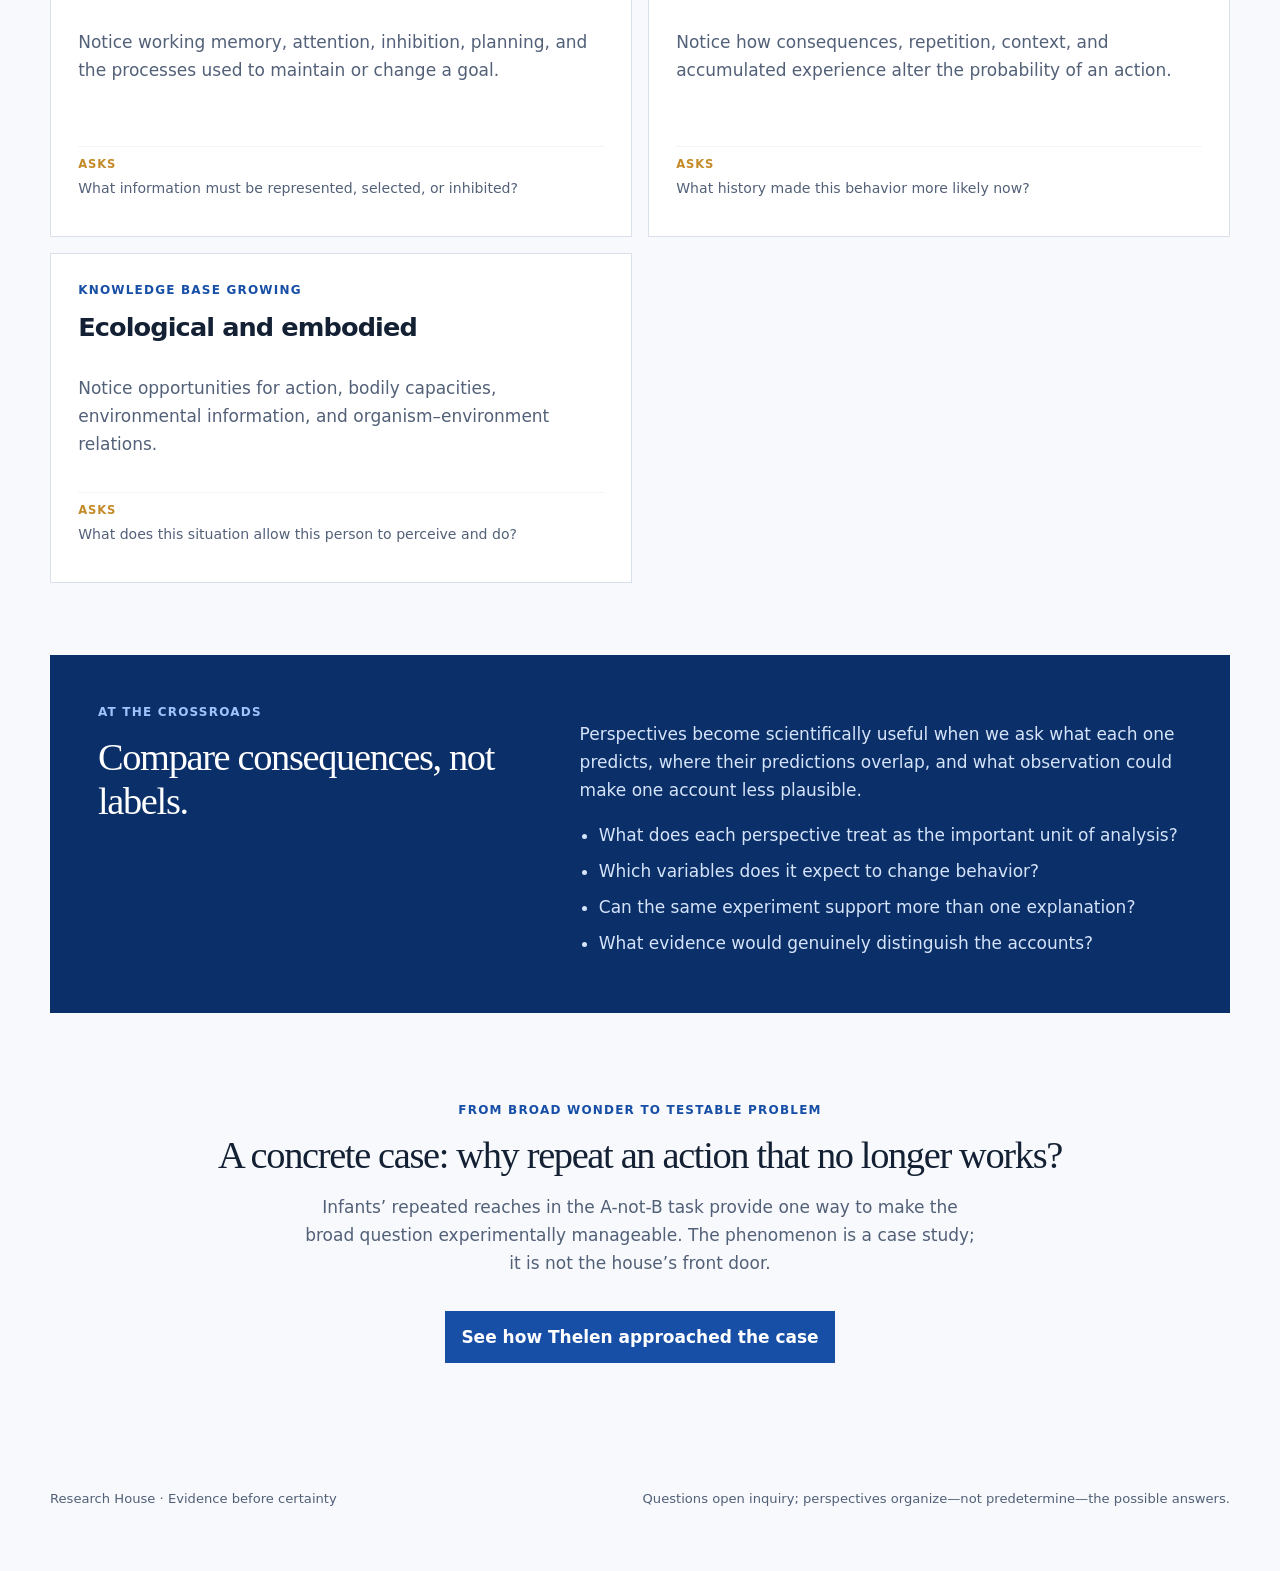
<file: questions/how-does-behavior-come-together.html>
<!doctype html>
<html lang="en">
  <head>
    <meta charset="utf-8" />
    <meta name="viewport" content="width=device-width, initial-scale=1" />
    <meta name="description" content="Explore different perspectives on how behavior emerges." />
    <title>How does behavior come together? · Research House</title>
    <link rel="icon" type="image/svg+xml" href="../favicon.svg" />
    <link rel="stylesheet" href="../styles.css" />
    <link rel="stylesheet" href="../question.css" />
  </head>
  <body>
    <a class="skip-link" href="#main">Skip to content</a>
    <header class="site-header">
      <a class="brand" href="../index.html"><span class="brand-mark" aria-hidden="true">RH</span><span>Research House</span></a>
      <nav aria-label="Primary navigation">
        <a class="active" href="index.html">Questions</a>
        <a href="../library/index.html">Library</a>
        <a href="../perspectives/index.html">Perspectives</a>
        <a href="../evidence/index.html">Evidence</a>
        <a href="../applications/index.html">Applications</a>
      </nav>
    </header>

    <main id="main" class="question-page">
      <header class="question-header">
        <p class="eyebrow">A broad question</p>
        <h1>How does behavior come together?</h1>
        <p class="lede">When someone reaches, remembers, hesitates, coordinates, or changes course, what makes that action happen? There is no single agreed-upon answer. Different perspectives direct our attention toward different parts of the process.</p>
      </header>

      <section class="observation-first" aria-labelledby="start-title">
        <div>
          <p class="section-number">Begin before theory</p>
          <h2 id="start-title">First, describe what happened.</h2>
        </div>
        <p>A useful inquiry separates the behavior we can observe from the explanation we prefer. The same pattern can often support several accounts, especially when those accounts make overlapping predictions.</p>
      </section>

      <section aria-labelledby="perspectives-title" class="perspective-section">
        <div class="section-heading">
          <p class="section-number">Ways of seeing</p>
          <h2 id="perspectives-title">What would you notice first?</h2>
          <p>No card below is presented as the answer. Each is an entrance to a research tradition and the evidence that tradition must explain.</p>
        </div>
        <div class="perspective-grid">
          <a class="perspective-card available" href="../researchers/esther-thelen.html">
            <span class="status">Pathway open</span>
            <h3>Dynamic systems</h3>
            <p>Notice how body, environment, task, timing, and prior activity cooperate to produce a temporarily stable action.</p>
            <dl><div><dt>Guide</dt><dd>Esther Thelen</dd></div><div><dt>Asks</dt><dd>How does a pattern emerge and change in real time?</dd></div></dl>
            <span class="card-link">Enter this perspective →</span>
          </a>
          <a class="perspective-card available" href="../researchers/guy-van-orden.html">
            <span class="status">Pathway open</span>
            <h3>Interaction-dominant dynamics</h3>
            <p>Notice how intentions and actions emerge through coordination among brain, body, task, history, and environment.</p>
            <dl><div><dt>Guide</dt><dd>Guy Van Orden</dd></div><div><dt>Asks</dt><dd>How does the whole system constrain what becomes possible?</dd></div></dl>
            <span class="card-link">Enter this perspective →</span>
          </a>
          <article class="perspective-card">
            <span class="status">Knowledge base growing</span>
            <h3>Cognitive control</h3>
            <p>Notice working memory, attention, inhibition, planning, and the processes used to maintain or change a goal.</p>
            <dl><div><dt>Asks</dt><dd>What information must be represented, selected, or inhibited?</dd></div></dl>
          </article>
          <article class="perspective-card">
            <span class="status">Knowledge base growing</span>
            <h3>Learning and history</h3>
            <p>Notice how consequences, repetition, context, and accumulated experience alter the probability of an action.</p>
            <dl><div><dt>Asks</dt><dd>What history made this behavior more likely now?</dd></div></dl>
          </article>
          <article class="perspective-card">
            <span class="status">Knowledge base growing</span>
            <h3>Ecological and embodied</h3>
            <p>Notice opportunities for action, bodily capacities, environmental information, and organism–environment relations.</p>
            <dl><div><dt>Asks</dt><dd>What does this situation allow this person to perceive and do?</dd></div></dl>
          </article>
        </div>
      </section>

      <section class="crossroads" aria-labelledby="crossroads-title">
        <div>
          <p class="section-number">At the crossroads</p>
          <h2 id="crossroads-title">Compare consequences, not labels.</h2>
        </div>
        <div>
          <p>Perspectives become scientifically useful when we ask what each one predicts, where their predictions overlap, and what observation could make one account less plausible.</p>
          <ul>
            <li>What does each perspective treat as the important unit of analysis?</li>
            <li>Which variables does it expect to change behavior?</li>
            <li>Can the same experiment support more than one explanation?</li>
            <li>What evidence would genuinely distinguish the accounts?</li>
          </ul>
        </div>
      </section>

      <section class="example-bridge" aria-labelledby="example-title">
        <p class="eyebrow">From broad wonder to testable problem</p>
        <h2 id="example-title">A concrete case: why repeat an action that no longer works?</h2>
        <p>Infants’ repeated reaches in the A-not-B task provide one way to make the broad question experimentally manageable. The phenomenon is a case study; it is not the house’s front door.</p>
        <a class="button-link" href="../researchers/esther-thelen.html#developing">See how Thelen approached the case</a>
      </section>
    </main>

    <footer><p>Research House · Evidence before certainty</p><p>Questions open inquiry; perspectives organize—not predetermine—the possible answers.</p></footer>
  </body>
</html>
</file>
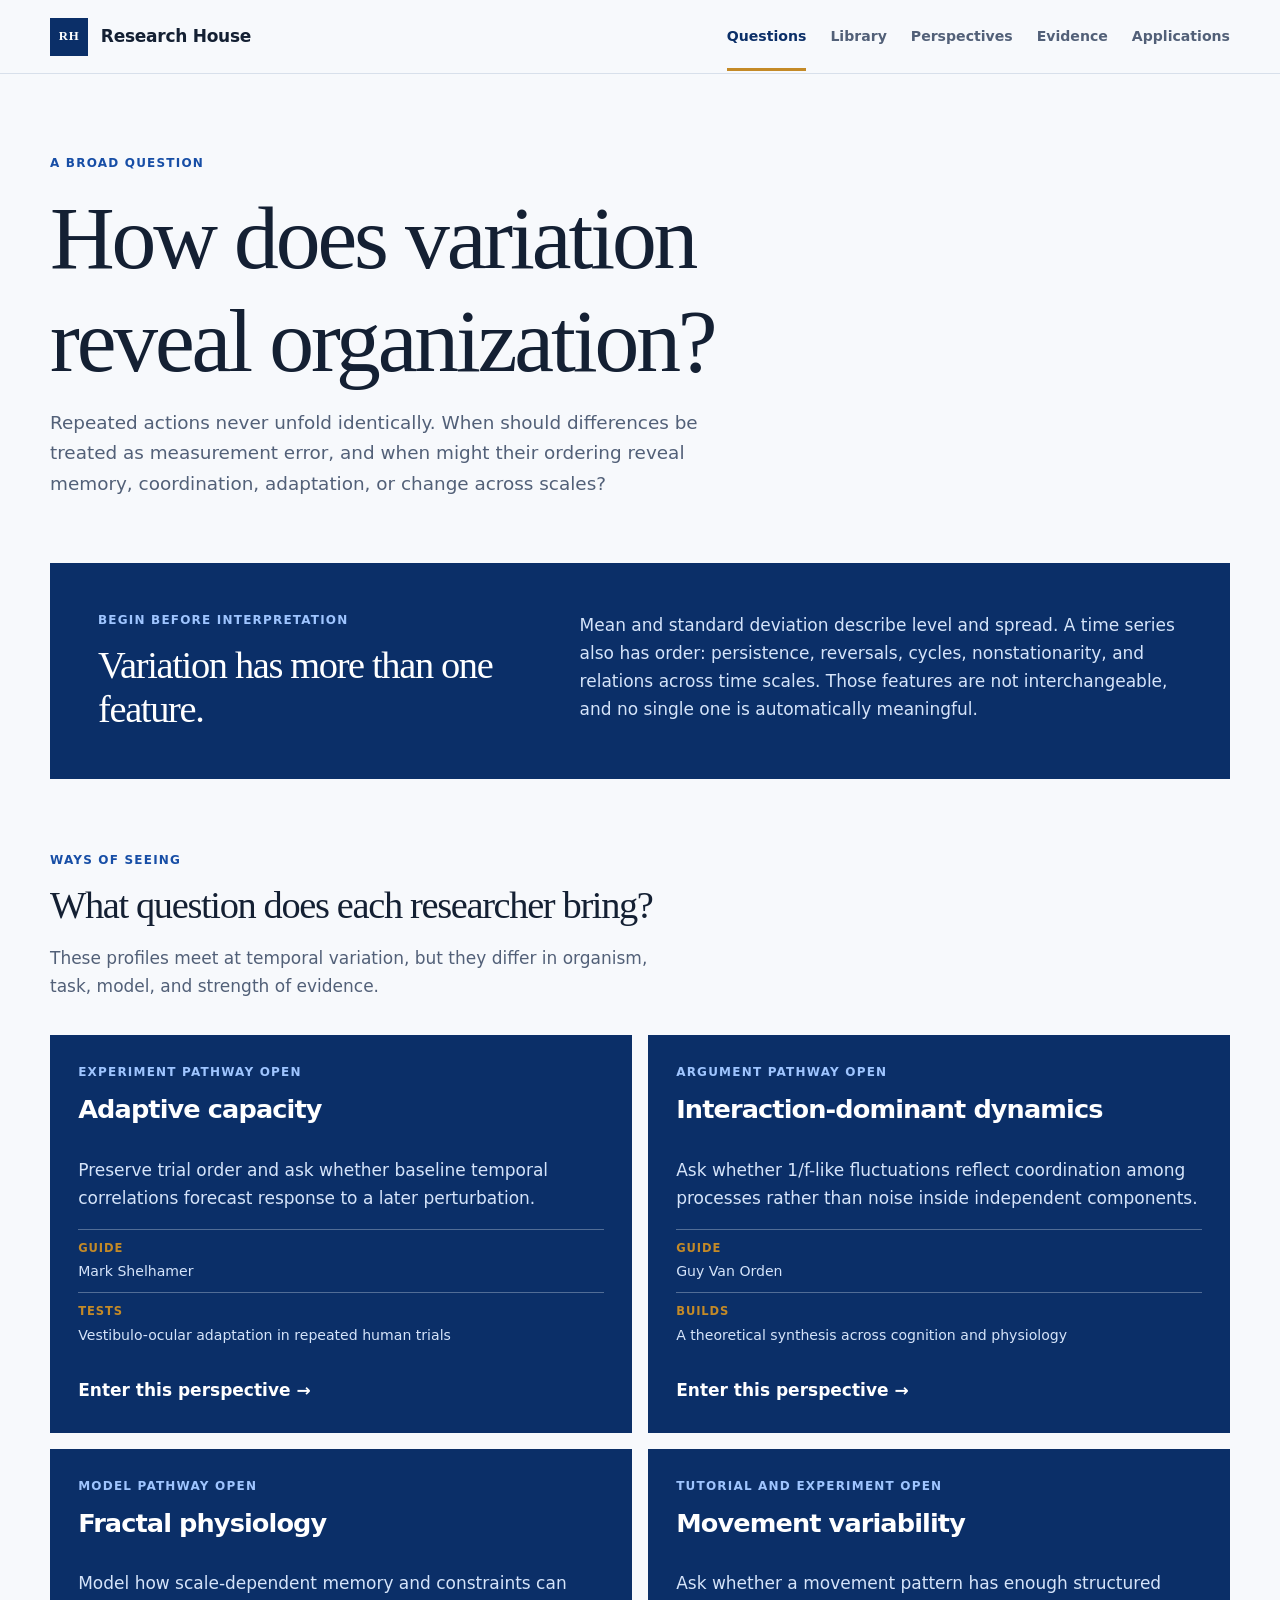
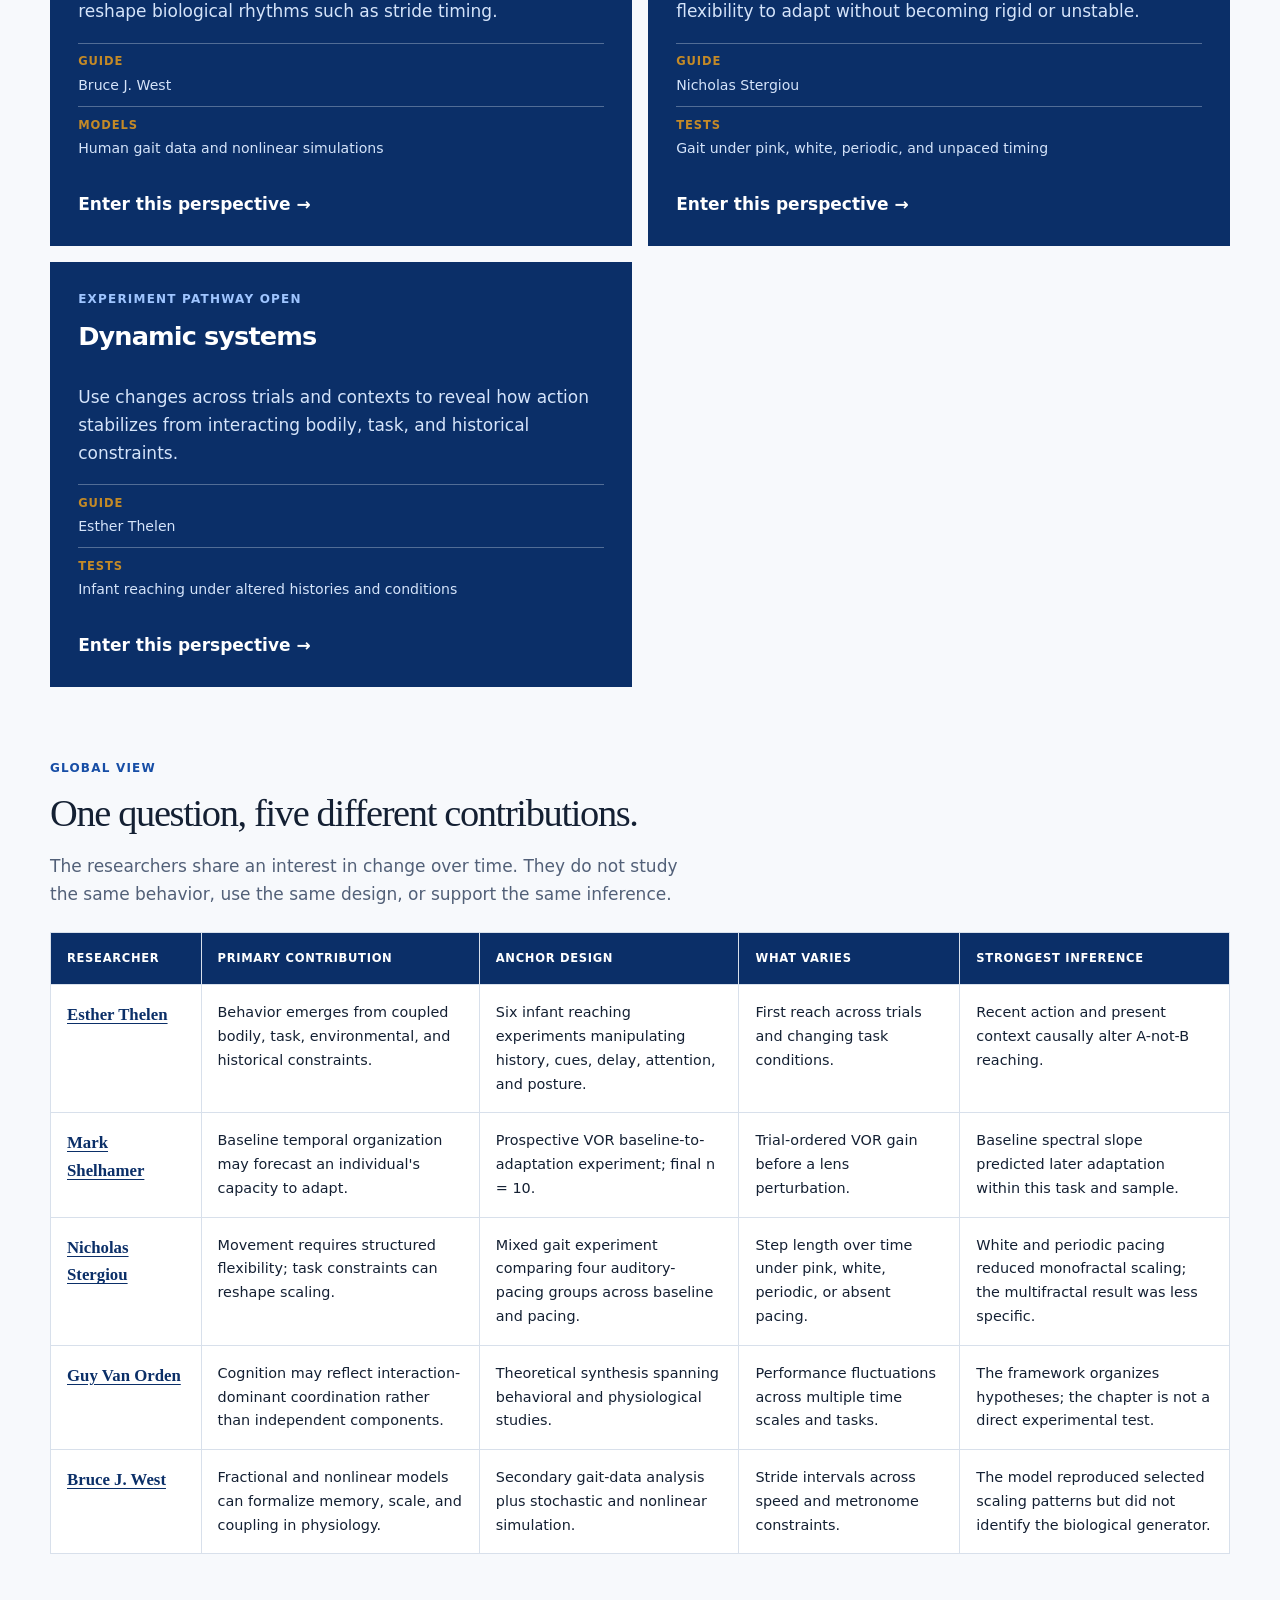
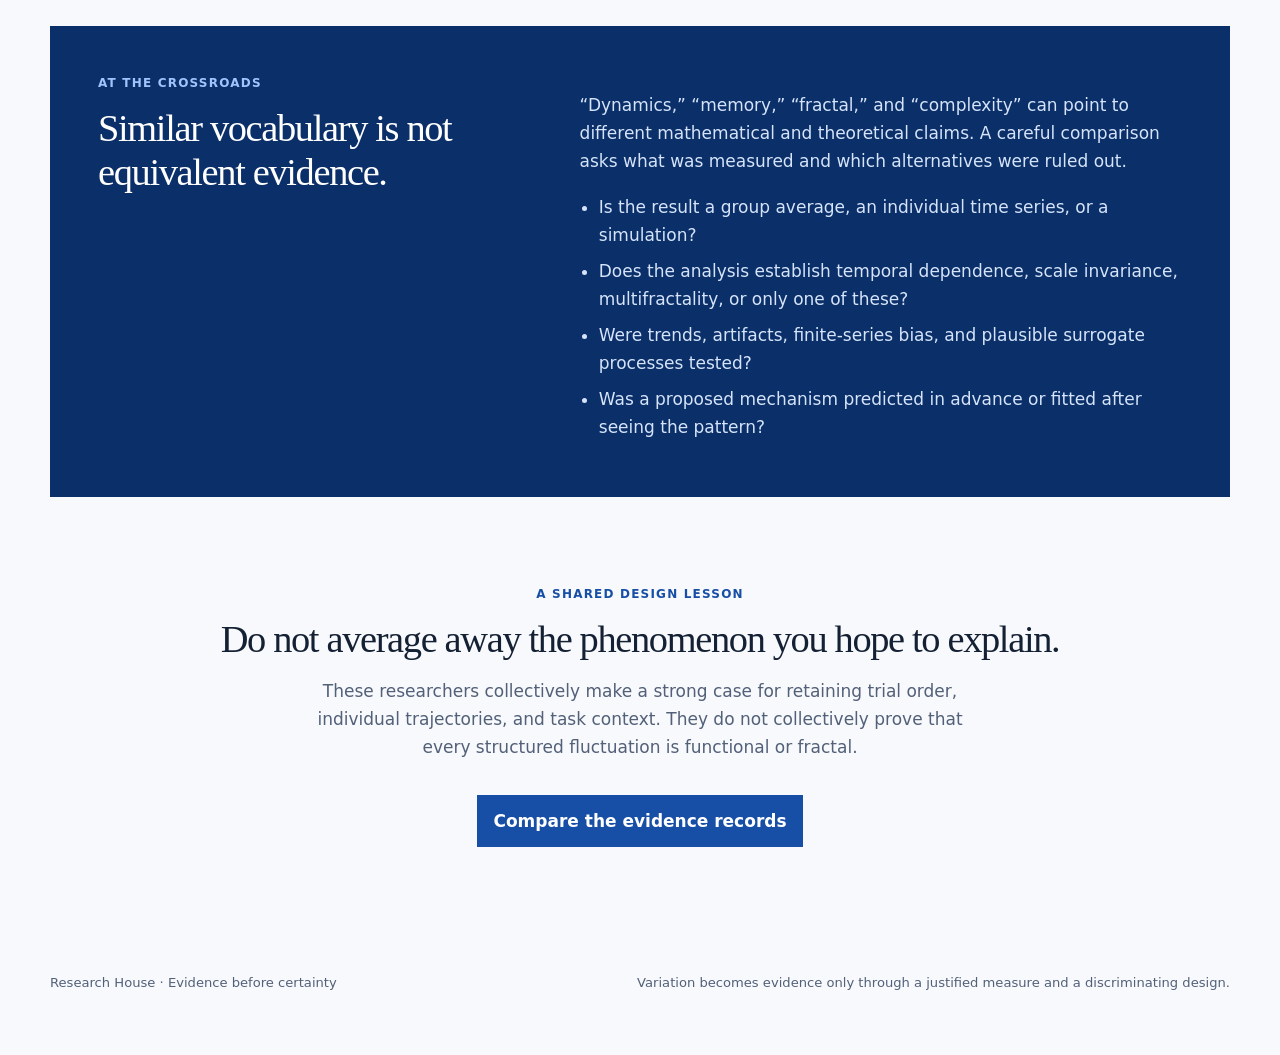
<file: questions/how-does-variation-reveal-organization.html>
<!doctype html>
<html lang="en">
  <head><meta charset="utf-8" /><meta name="viewport" content="width=device-width, initial-scale=1" /><meta name="description" content="Compare how researchers use temporal variation to study adaptation, cognition, and physiology." /><title>How does variation reveal organization? · Research House</title><link rel="icon" type="image/svg+xml" href="../favicon.svg" /><link rel="stylesheet" href="../styles.css" /><link rel="stylesheet" href="../question.css" /></head>
  <body>
    <a class="skip-link" href="#main">Skip to content</a>
    <header class="site-header"><a class="brand" href="../index.html"><span class="brand-mark" aria-hidden="true">RH</span><span>Research House</span></a><nav aria-label="Primary navigation"><a class="active" href="index.html">Questions</a><a href="../library/index.html">Library</a><a href="../perspectives/index.html">Perspectives</a><a href="../evidence/index.html">Evidence</a><a href="../applications/index.html">Applications</a></nav></header>
    <main id="main" class="question-page">
      <header class="question-header"><p class="eyebrow">A broad question</p><h1>How does variation reveal organization?</h1><p class="lede">Repeated actions never unfold identically. When should differences be treated as measurement error, and when might their ordering reveal memory, coordination, adaptation, or change across scales?</p></header>
      <section class="observation-first" aria-labelledby="start-title"><div><p class="section-number">Begin before interpretation</p><h2 id="start-title">Variation has more than one feature.</h2></div><p>Mean and standard deviation describe level and spread. A time series also has order: persistence, reversals, cycles, nonstationarity, and relations across time scales. Those features are not interchangeable, and no single one is automatically meaningful.</p></section>
      <section aria-labelledby="perspectives-title" class="perspective-section"><div class="section-heading"><p class="section-number">Ways of seeing</p><h2 id="perspectives-title">What question does each researcher bring?</h2><p>These profiles meet at temporal variation, but they differ in organism, task, model, and strength of evidence.</p></div>
        <div class="perspective-grid">
          <a class="perspective-card available" href="../researchers/mark-shelhamer.html"><span class="status">Experiment pathway open</span><h3>Adaptive capacity</h3><p>Preserve trial order and ask whether baseline temporal correlations forecast response to a later perturbation.</p><dl><div><dt>Guide</dt><dd>Mark Shelhamer</dd></div><div><dt>Tests</dt><dd>Vestibulo-ocular adaptation in repeated human trials</dd></div></dl><span class="card-link">Enter this perspective →</span></a>
          <a class="perspective-card available" href="../researchers/guy-van-orden.html"><span class="status">Argument pathway open</span><h3>Interaction-dominant dynamics</h3><p>Ask whether 1/f-like fluctuations reflect coordination among processes rather than noise inside independent components.</p><dl><div><dt>Guide</dt><dd>Guy Van Orden</dd></div><div><dt>Builds</dt><dd>A theoretical synthesis across cognition and physiology</dd></div></dl><span class="card-link">Enter this perspective →</span></a>
          <a class="perspective-card available" href="../researchers/bruce-west.html"><span class="status">Model pathway open</span><h3>Fractal physiology</h3><p>Model how scale-dependent memory and constraints can reshape biological rhythms such as stride timing.</p><dl><div><dt>Guide</dt><dd>Bruce J. West</dd></div><div><dt>Models</dt><dd>Human gait data and nonlinear simulations</dd></div></dl><span class="card-link">Enter this perspective →</span></a>
          <a class="perspective-card available" href="../researchers/nicholas-stergiou.html"><span class="status">Tutorial and experiment open</span><h3>Movement variability</h3><p>Ask whether a movement pattern has enough structured flexibility to adapt without becoming rigid or unstable.</p><dl><div><dt>Guide</dt><dd>Nicholas Stergiou</dd></div><div><dt>Tests</dt><dd>Gait under pink, white, periodic, and unpaced timing</dd></div></dl><span class="card-link">Enter this perspective →</span></a>
          <a class="perspective-card available" href="../researchers/esther-thelen.html"><span class="status">Experiment pathway open</span><h3>Dynamic systems</h3><p>Use changes across trials and contexts to reveal how action stabilizes from interacting bodily, task, and historical constraints.</p><dl><div><dt>Guide</dt><dd>Esther Thelen</dd></div><div><dt>Tests</dt><dd>Infant reaching under altered histories and conditions</dd></div></dl><span class="card-link">Enter this perspective →</span></a>
        </div>
      </section>
      <section class="research-map" aria-labelledby="research-map-title">
        <div class="section-heading">
          <p class="section-number">Global view</p>
          <h2 id="research-map-title">One question, five different contributions.</h2>
          <p>The researchers share an interest in change over time. They do not study the same behavior, use the same design, or support the same inference.</p>
        </div>
        <div class="comparison-scroll" tabindex="0" aria-label="Scrollable comparison of researcher contributions">
          <table class="research-comparison">
            <thead><tr><th>Researcher</th><th>Primary contribution</th><th>Anchor design</th><th>What varies</th><th>Strongest inference</th></tr></thead>
            <tbody>
              <tr><th><a href="../researchers/esther-thelen.html">Esther Thelen</a></th><td>Behavior emerges from coupled bodily, task, environmental, and historical constraints.</td><td>Six infant reaching experiments manipulating history, cues, delay, attention, and posture.</td><td>First reach across trials and changing task conditions.</td><td>Recent action and present context causally alter A-not-B reaching.</td></tr>
              <tr><th><a href="../researchers/mark-shelhamer.html">Mark Shelhamer</a></th><td>Baseline temporal organization may forecast an individual's capacity to adapt.</td><td>Prospective VOR baseline-to-adaptation experiment; final n = 10.</td><td>Trial-ordered VOR gain before a lens perturbation.</td><td>Baseline spectral slope predicted later adaptation within this task and sample.</td></tr>
              <tr><th><a href="../researchers/nicholas-stergiou.html">Nicholas Stergiou</a></th><td>Movement requires structured flexibility; task constraints can reshape scaling.</td><td>Mixed gait experiment comparing four auditory-pacing groups across baseline and pacing.</td><td>Step length over time under pink, white, periodic, or absent pacing.</td><td>White and periodic pacing reduced monofractal scaling; the multifractal result was less specific.</td></tr>
              <tr><th><a href="../researchers/guy-van-orden.html">Guy Van Orden</a></th><td>Cognition may reflect interaction-dominant coordination rather than independent components.</td><td>Theoretical synthesis spanning behavioral and physiological studies.</td><td>Performance fluctuations across multiple time scales and tasks.</td><td>The framework organizes hypotheses; the chapter is not a direct experimental test.</td></tr>
              <tr><th><a href="../researchers/bruce-west.html">Bruce J. West</a></th><td>Fractional and nonlinear models can formalize memory, scale, and coupling in physiology.</td><td>Secondary gait-data analysis plus stochastic and nonlinear simulation.</td><td>Stride intervals across speed and metronome constraints.</td><td>The model reproduced selected scaling patterns but did not identify the biological generator.</td></tr>
            </tbody>
          </table>
        </div>
      </section>
      <section class="crossroads" aria-labelledby="crossroads-title"><div><p class="section-number">At the crossroads</p><h2 id="crossroads-title">Similar vocabulary is not equivalent evidence.</h2></div><div><p>“Dynamics,” “memory,” “fractal,” and “complexity” can point to different mathematical and theoretical claims. A careful comparison asks what was measured and which alternatives were ruled out.</p><ul><li>Is the result a group average, an individual time series, or a simulation?</li><li>Does the analysis establish temporal dependence, scale invariance, multifractality, or only one of these?</li><li>Were trends, artifacts, finite-series bias, and plausible surrogate processes tested?</li><li>Was a proposed mechanism predicted in advance or fitted after seeing the pattern?</li></ul></div></section>
      <section class="example-bridge" aria-labelledby="example-title"><p class="eyebrow">A shared design lesson</p><h2 id="example-title">Do not average away the phenomenon you hope to explain.</h2><p>These researchers collectively make a strong case for retaining trial order, individual trajectories, and task context. They do not collectively prove that every structured fluctuation is functional or fractal.</p><a class="button-link" href="../evidence/index.html">Compare the evidence records</a></section>
    </main>
    <footer><p>Research House · Evidence before certainty</p><p>Variation becomes evidence only through a justified measure and a discriminating design.</p></footer>
  </body>
</html>
</file>
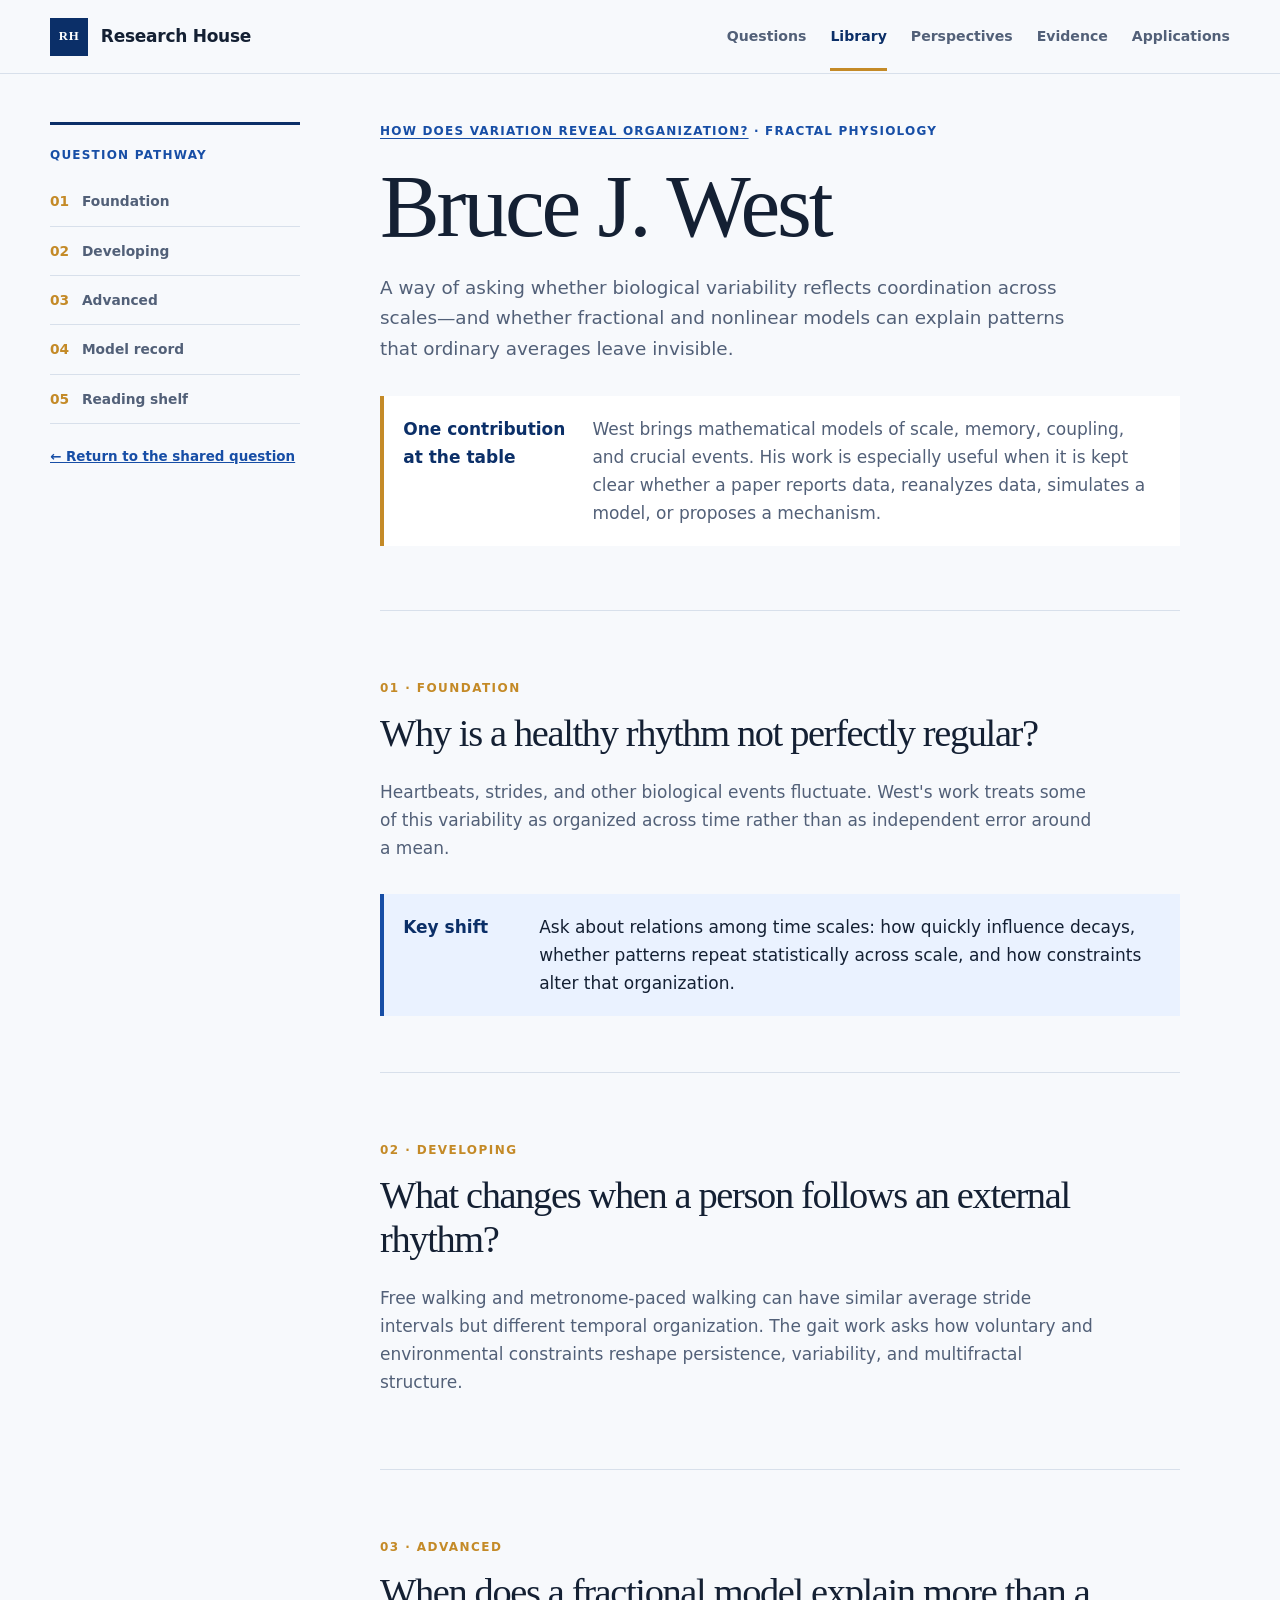
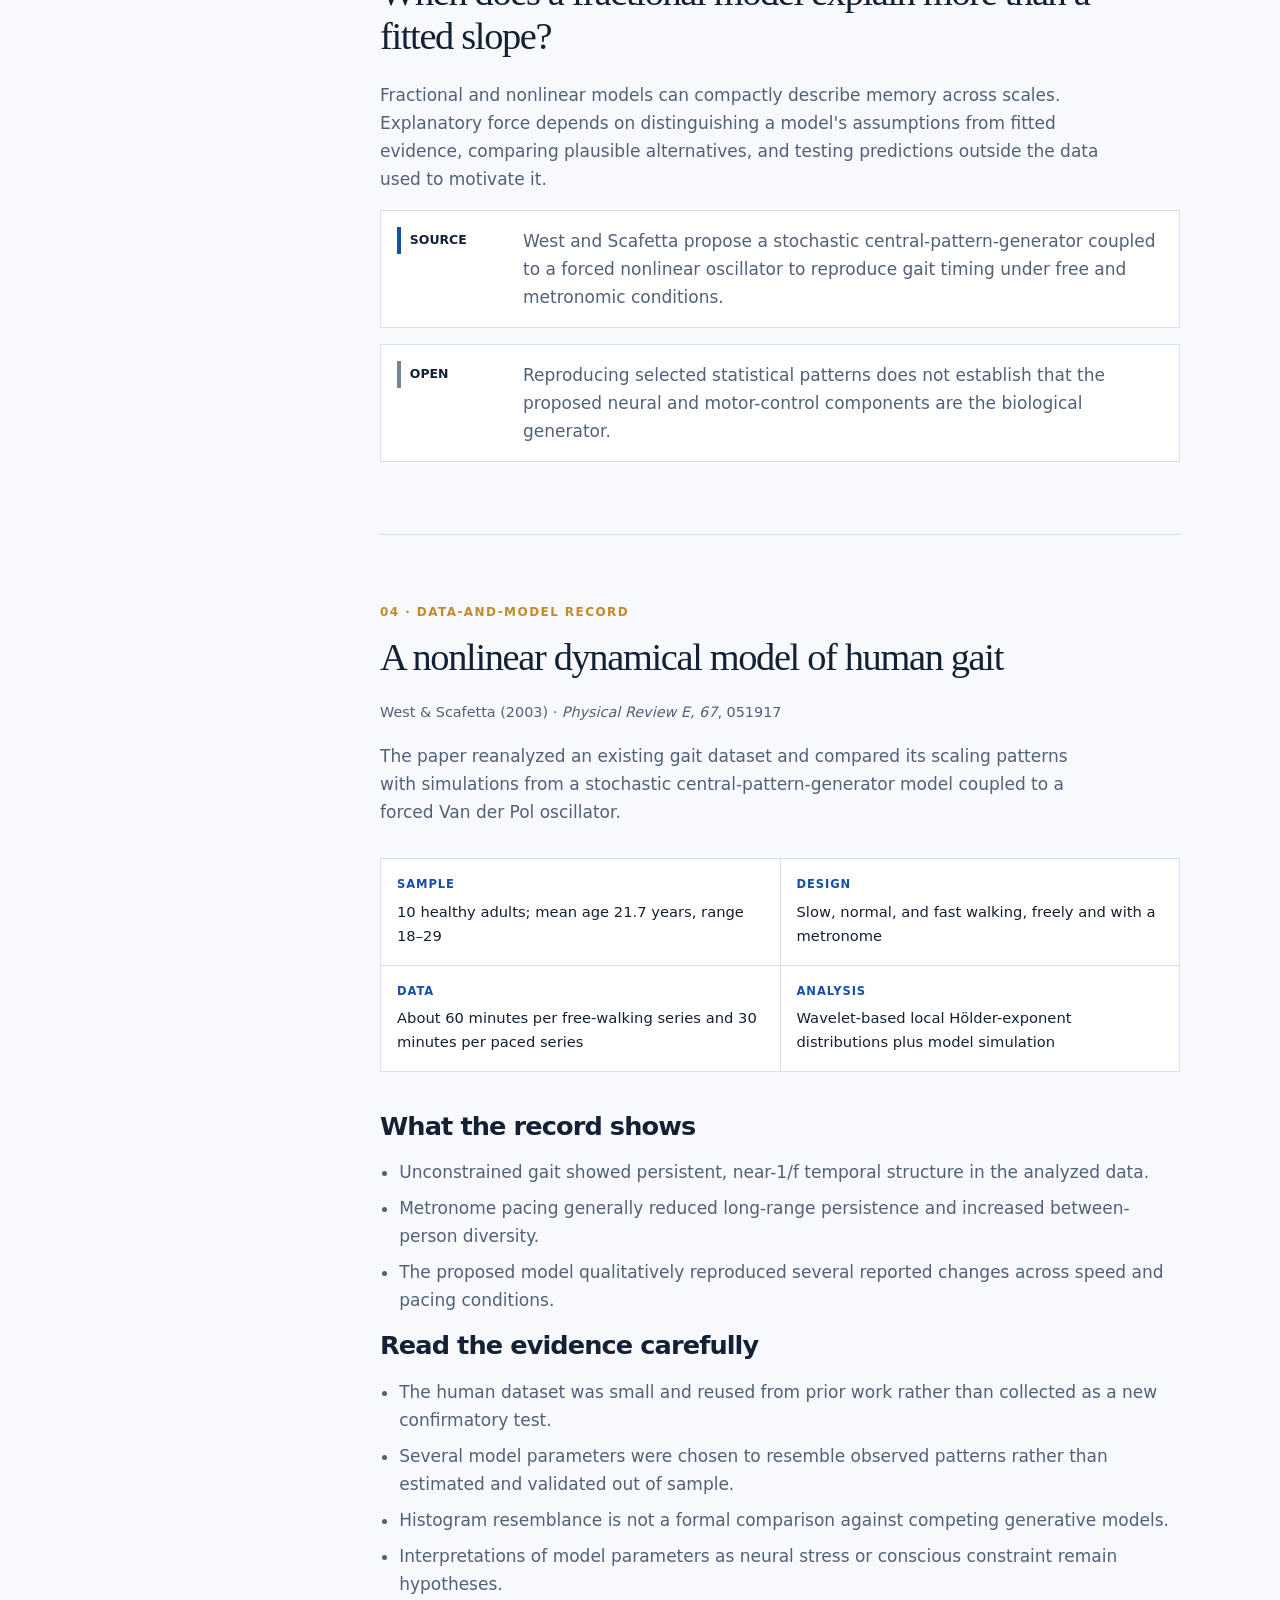
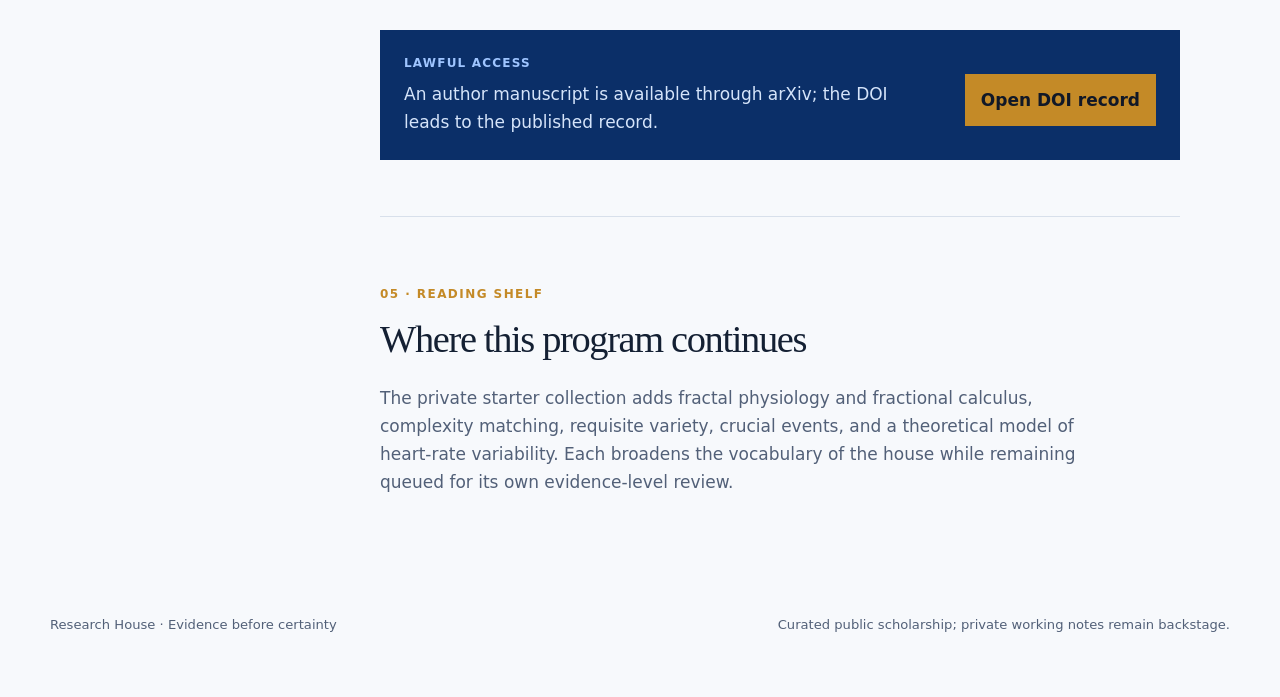
<file: researchers/bruce-west.html>
<!doctype html>
<html lang="en">
  <head><meta charset="utf-8" /><meta name="viewport" content="width=device-width, initial-scale=1" /><meta name="description" content="A question-led introduction to Bruce J. West's work on fractal physiology, gait, fractional models, and complexity matching." /><title>Bruce J. West · Research House</title><link rel="icon" type="image/svg+xml" href="../favicon.svg" /><link rel="stylesheet" href="../styles.css" /><link rel="stylesheet" href="../researcher.css" /></head>
  <body>
    <a class="skip-link" href="#main">Skip to content</a>
    <header class="site-header"><a class="brand" href="../index.html"><span class="brand-mark" aria-hidden="true">RH</span><span>Research House</span></a><nav aria-label="Primary navigation"><a href="../questions/index.html">Questions</a><a class="active" href="../library/index.html">Library</a><a href="../perspectives/index.html">Perspectives</a><a href="../evidence/index.html">Evidence</a><a href="../applications/index.html">Applications</a></nav></header>
    <main id="main" class="researcher-page">
      <aside class="pathway" aria-label="Question pathway"><p class="eyebrow">Question pathway</p><ol><li><a href="#foundation"><span>01</span> Foundation</a></li><li><a href="#developing"><span>02</span> Developing</a></li><li><a href="#advanced"><span>03</span> Advanced</a></li><li><a href="#article"><span>04</span> Model record</a></li><li><a href="#collection"><span>05</span> Reading shelf</a></li></ol><a class="back-link" href="../questions/how-does-variation-reveal-organization.html">← Return to the shared question</a></aside>
      <article class="profile">
        <header class="profile-header"><p class="eyebrow"><a href="../questions/how-does-variation-reveal-organization.html">How does variation reveal organization?</a> · Fractal physiology</p><h1>Bruce J. West</h1><p class="lede">A way of asking whether biological variability reflects coordination across scales—and whether fractional and nonlinear models can explain patterns that ordinary averages leave invisible.</p><div class="perspective-note"><strong>One contribution at the table</strong><span>West brings mathematical models of scale, memory, coupling, and crucial events. His work is especially useful when it is kept clear whether a paper reports data, reanalyzes data, simulates a model, or proposes a mechanism.</span></div></header>
        <section id="foundation" class="question-level"><p class="level-label">01 · Foundation</p><h2>Why is a healthy rhythm not perfectly regular?</h2><p>Heartbeats, strides, and other biological events fluctuate. West's work treats some of this variability as organized across time rather than as independent error around a mean.</p><div class="takeaway"><strong>Key shift</strong><span>Ask about relations among time scales: how quickly influence decays, whether patterns repeat statistically across scale, and how constraints alter that organization.</span></div></section>
        <section id="developing" class="question-level"><p class="level-label">02 · Developing</p><h2>What changes when a person follows an external rhythm?</h2><p>Free walking and metronome-paced walking can have similar average stride intervals but different temporal organization. The gait work asks how voluntary and environmental constraints reshape persistence, variability, and multifractal structure.</p></section>
        <section id="advanced" class="question-level"><p class="level-label">03 · Advanced</p><h2>When does a fractional model explain more than a fitted slope?</h2><p>Fractional and nonlinear models can compactly describe memory across scales. Explanatory force depends on distinguishing a model's assumptions from fitted evidence, comparing plausible alternatives, and testing predictions outside the data used to motivate it.</p><div class="claim-box"><span class="claim source">Source</span><p>West and Scafetta propose a stochastic central-pattern-generator coupled to a forced nonlinear oscillator to reproduce gait timing under free and metronomic conditions.</p></div><div class="claim-box"><span class="claim open">Open</span><p>Reproducing selected statistical patterns does not establish that the proposed neural and motor-control components are the biological generator.</p></div></section>
        <section id="article" class="question-level article-record"><p class="level-label">04 · Data-and-model record</p><h2>A nonlinear dynamical model of human gait</h2><p class="citation">West &amp; Scafetta (2003) · <i>Physical Review E, 67</i>, 051917</p><p>The paper reanalyzed an existing gait dataset and compared its scaling patterns with simulations from a stochastic central-pattern-generator model coupled to a forced Van der Pol oscillator.</p><dl class="evidence-grid"><div><dt>Sample</dt><dd>10 healthy adults; mean age 21.7 years, range 18–29</dd></div><div><dt>Design</dt><dd>Slow, normal, and fast walking, freely and with a metronome</dd></div><div><dt>Data</dt><dd>About 60 minutes per free-walking series and 30 minutes per paced series</dd></div><div><dt>Analysis</dt><dd>Wavelet-based local Hölder-exponent distributions plus model simulation</dd></div></dl><h3>What the record shows</h3><ul class="limits"><li>Unconstrained gait showed persistent, near-1/f temporal structure in the analyzed data.</li><li>Metronome pacing generally reduced long-range persistence and increased between-person diversity.</li><li>The proposed model qualitatively reproduced several reported changes across speed and pacing conditions.</li></ul><h3>Read the evidence carefully</h3><ul class="limits"><li>The human dataset was small and reused from prior work rather than collected as a new confirmatory test.</li><li>Several model parameters were chosen to resemble observed patterns rather than estimated and validated out of sample.</li><li>Histogram resemblance is not a formal comparison against competing generative models.</li><li>Interpretations of model parameters as neural stress or conscious constraint remain hypotheses.</li></ul><div class="access-box"><div><p class="eyebrow">Lawful access</p><p>An author manuscript is available through arXiv; the DOI leads to the published record.</p></div><a class="button-link" href="https://doi.org/10.1103/PhysRevE.67.051917">Open DOI record</a></div></section>
        <section id="collection" class="question-level"><p class="level-label">05 · Reading shelf</p><h2>Where this program continues</h2><p>The private starter collection adds fractal physiology and fractional calculus, complexity matching, requisite variety, crucial events, and a theoretical model of heart-rate variability. Each broadens the vocabulary of the house while remaining queued for its own evidence-level review.</p></section>
      </article>
    </main>
    <footer><p>Research House · Evidence before certainty</p><p>Curated public scholarship; private working notes remain backstage.</p></footer>
  </body>
</html>
</file>
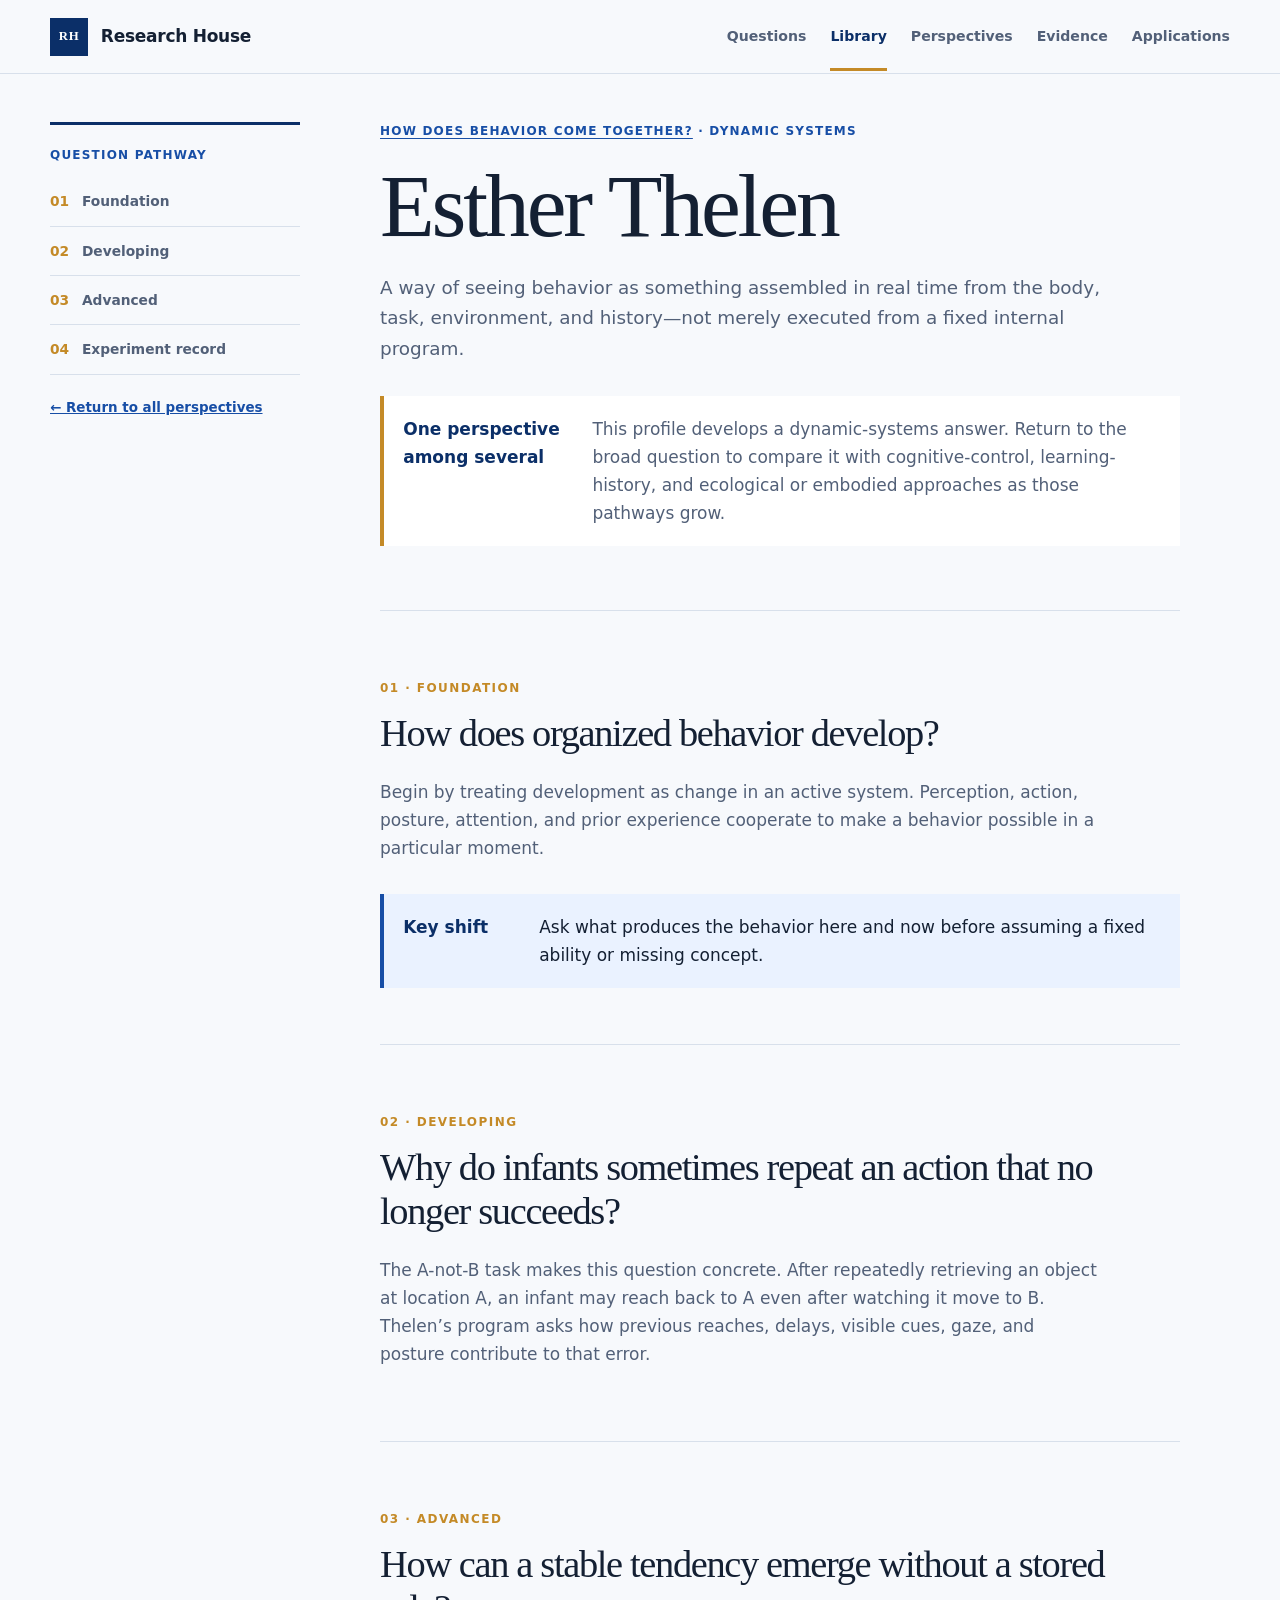
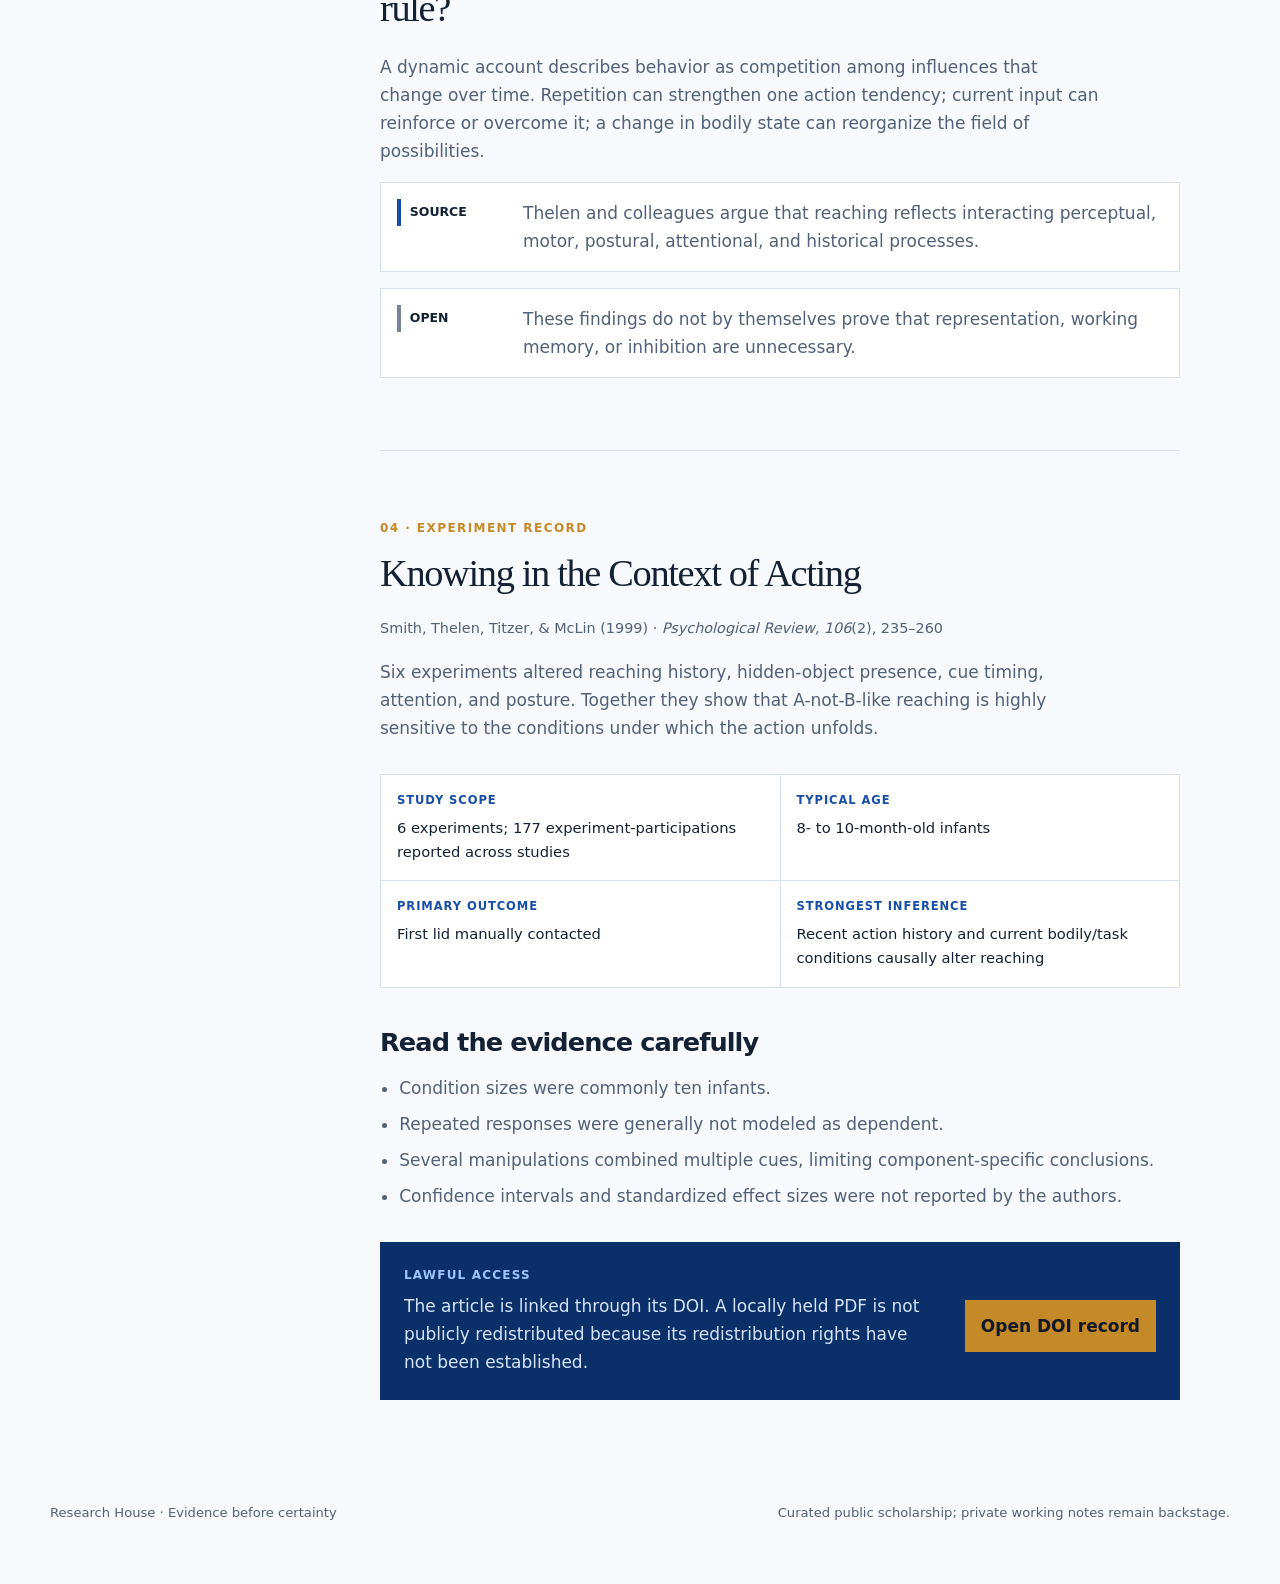
<file: researchers/esther-thelen.html>
<!doctype html>
<html lang="en">
  <head>
    <meta charset="utf-8" />
    <meta name="viewport" content="width=device-width, initial-scale=1" />
    <meta name="description" content="A question-led introduction to Esther Thelen's research on development and the A-not-B error." />
    <title>Esther Thelen · Research House</title>
    <link rel="icon" type="image/svg+xml" href="../favicon.svg" />
    <link rel="stylesheet" href="../styles.css" />
    <link rel="stylesheet" href="../researcher.css" />
  </head>
  <body>
    <a class="skip-link" href="#main">Skip to content</a>
    <header class="site-header">
      <a class="brand" href="../index.html"><span class="brand-mark" aria-hidden="true">RH</span><span>Research House</span></a>
      <nav aria-label="Primary navigation">
        <a href="../questions/index.html">Questions</a>
        <a class="active" href="../library/index.html">Library</a>
        <a href="../perspectives/index.html">Perspectives</a>
        <a href="../evidence/index.html">Evidence</a>
        <a href="../applications/index.html">Applications</a>
      </nav>
    </header>

    <main id="main" class="researcher-page">
      <aside class="pathway" aria-label="Question pathway">
        <p class="eyebrow">Question pathway</p>
        <ol>
          <li><a href="#foundation"><span>01</span> Foundation</a></li>
          <li><a href="#developing"><span>02</span> Developing</a></li>
          <li><a href="#advanced"><span>03</span> Advanced</a></li>
          <li><a href="#article"><span>04</span> Experiment record</a></li>
        </ol>
        <a class="back-link" href="../questions/how-does-behavior-come-together.html">← Return to all perspectives</a>
      </aside>

      <article class="profile">
        <header class="profile-header">
          <p class="eyebrow"><a href="../questions/how-does-behavior-come-together.html">How does behavior come together?</a> · Dynamic systems</p>
          <h1>Esther Thelen</h1>
          <p class="lede">A way of seeing behavior as something assembled in real time from the body, task, environment, and history—not merely executed from a fixed internal program.</p>
          <div class="perspective-note">
            <strong>One perspective among several</strong>
            <span>This profile develops a dynamic-systems answer. Return to the broad question to compare it with cognitive-control, learning-history, and ecological or embodied approaches as those pathways grow.</span>
          </div>
        </header>

        <section id="foundation" class="question-level">
          <p class="level-label">01 · Foundation</p>
          <h2>How does organized behavior develop?</h2>
          <p>Begin by treating development as change in an active system. Perception, action, posture, attention, and prior experience cooperate to make a behavior possible in a particular moment.</p>
          <div class="takeaway"><strong>Key shift</strong><span>Ask what produces the behavior here and now before assuming a fixed ability or missing concept.</span></div>
        </section>

        <section id="developing" class="question-level">
          <p class="level-label">02 · Developing</p>
          <h2>Why do infants sometimes repeat an action that no longer succeeds?</h2>
          <p>The A-not-B task makes this question concrete. After repeatedly retrieving an object at location A, an infant may reach back to A even after watching it move to B. Thelen’s program asks how previous reaches, delays, visible cues, gaze, and posture contribute to that error.</p>
        </section>

        <section id="advanced" class="question-level">
          <p class="level-label">03 · Advanced</p>
          <h2>How can a stable tendency emerge without a stored rule?</h2>
          <p>A dynamic account describes behavior as competition among influences that change over time. Repetition can strengthen one action tendency; current input can reinforce or overcome it; a change in bodily state can reorganize the field of possibilities.</p>
          <div class="claim-box">
            <span class="claim source">Source</span>
            <p>Thelen and colleagues argue that reaching reflects interacting perceptual, motor, postural, attentional, and historical processes.</p>
          </div>
          <div class="claim-box">
            <span class="claim open">Open</span>
            <p>These findings do not by themselves prove that representation, working memory, or inhibition are unnecessary.</p>
          </div>
        </section>

        <section id="article" class="question-level article-record">
          <p class="level-label">04 · Experiment record</p>
          <h2>Knowing in the Context of Acting</h2>
          <p class="citation">Smith, Thelen, Titzer, &amp; McLin (1999) · <i>Psychological Review, 106</i>(2), 235–260</p>
          <p>Six experiments altered reaching history, hidden-object presence, cue timing, attention, and posture. Together they show that A-not-B-like reaching is highly sensitive to the conditions under which the action unfolds.</p>
          <dl class="evidence-grid">
            <div><dt>Study scope</dt><dd>6 experiments; 177 experiment-participations reported across studies</dd></div>
            <div><dt>Typical age</dt><dd>8- to 10-month-old infants</dd></div>
            <div><dt>Primary outcome</dt><dd>First lid manually contacted</dd></div>
            <div><dt>Strongest inference</dt><dd>Recent action history and current bodily/task conditions causally alter reaching</dd></div>
          </dl>
          <h3>Read the evidence carefully</h3>
          <ul class="limits">
            <li>Condition sizes were commonly ten infants.</li>
            <li>Repeated responses were generally not modeled as dependent.</li>
            <li>Several manipulations combined multiple cues, limiting component-specific conclusions.</li>
            <li>Confidence intervals and standardized effect sizes were not reported by the authors.</li>
          </ul>
          <div class="access-box">
            <div>
              <p class="eyebrow">Lawful access</p>
              <p>The article is linked through its DOI. A locally held PDF is not publicly redistributed because its redistribution rights have not been established.</p>
            </div>
            <a class="button-link" href="https://doi.org/10.1037/0033-295X.106.2.235">Open DOI record</a>
          </div>
        </section>
      </article>
    </main>

    <footer><p>Research House · Evidence before certainty</p><p>Curated public scholarship; private working notes remain backstage.</p></footer>
  </body>
</html>
</file>
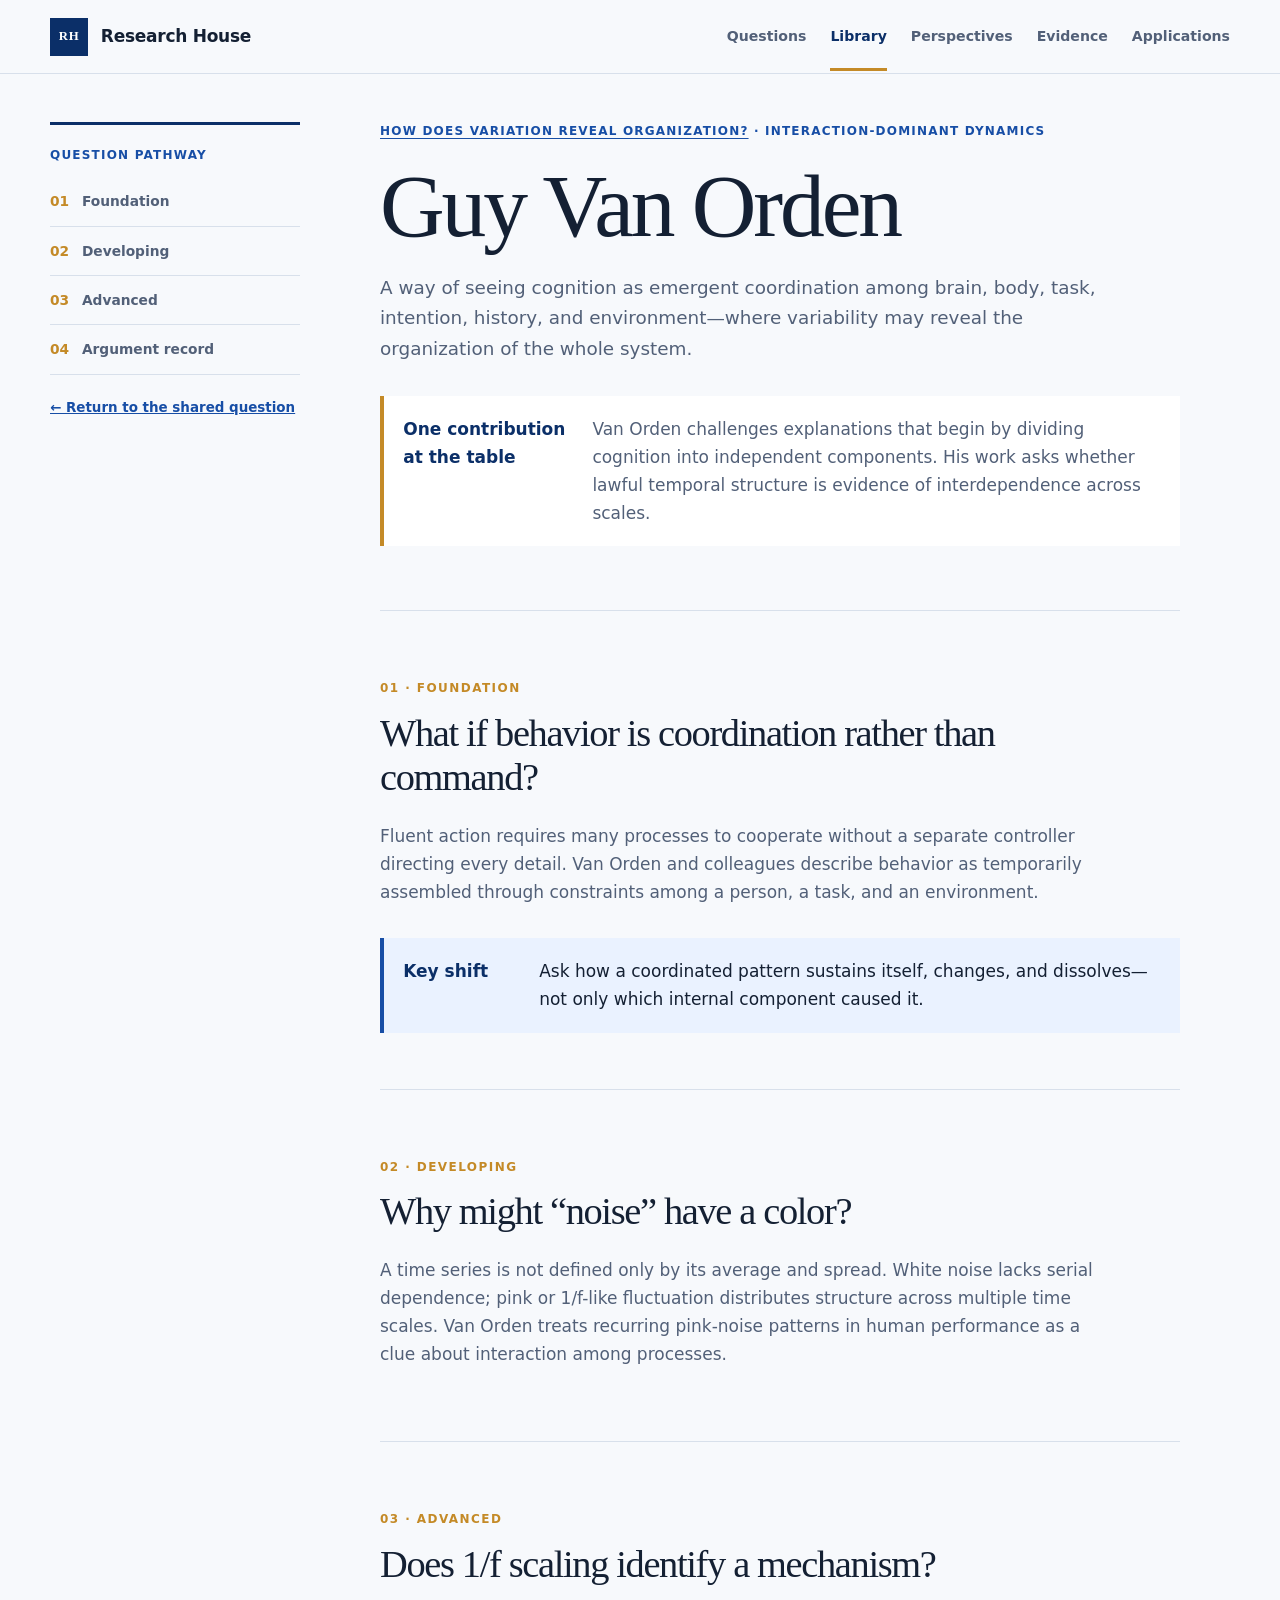
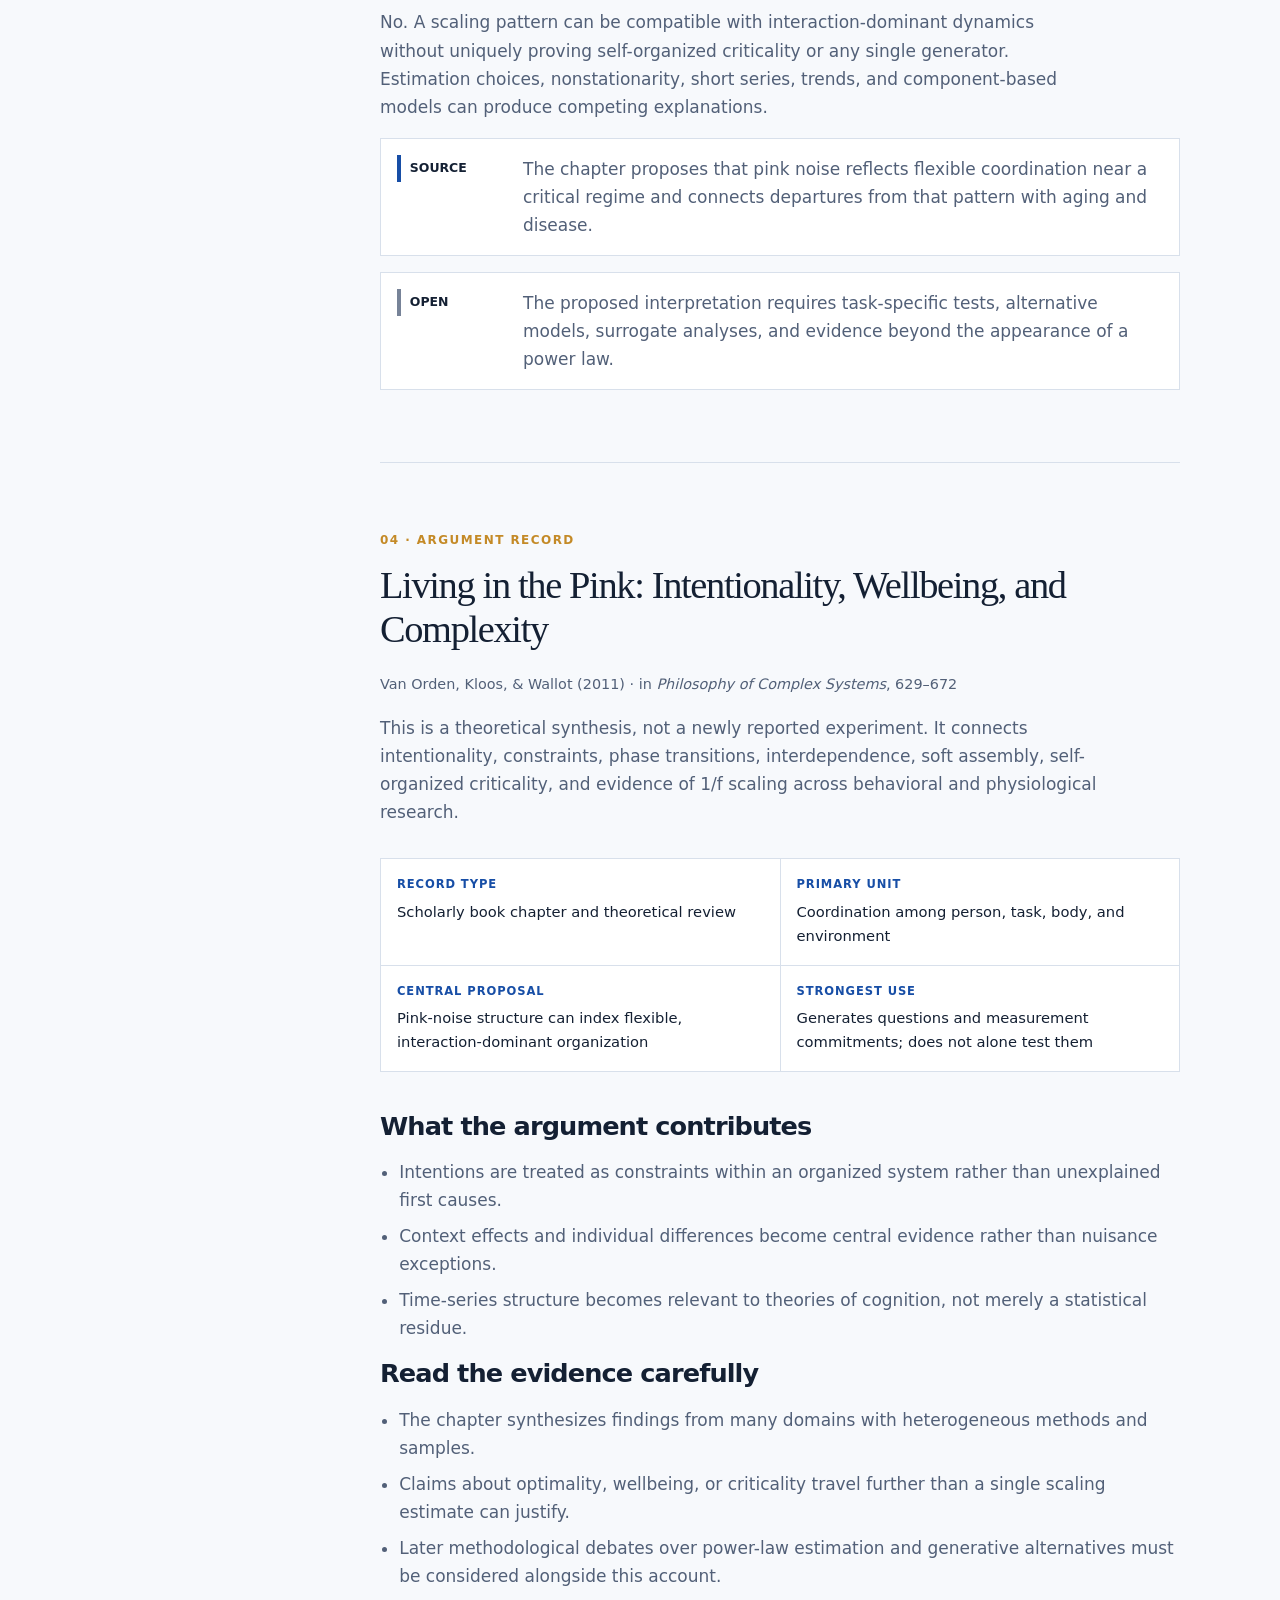
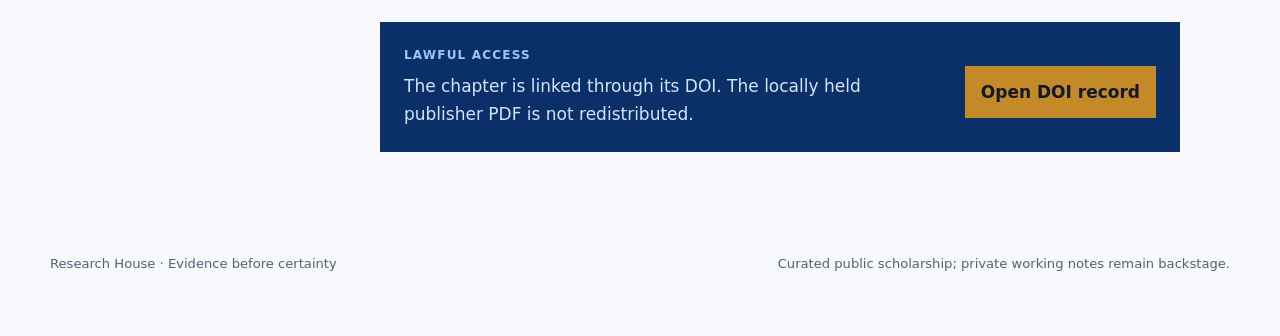
<file: researchers/guy-van-orden.html>
<!doctype html>
<html lang="en">
  <head><meta charset="utf-8" /><meta name="viewport" content="width=device-width, initial-scale=1" /><meta name="description" content="A question-led introduction to Guy Van Orden's work on cognition, coordination, intentionality, and pink-noise structure." /><title>Guy Van Orden · Research House</title><link rel="icon" type="image/svg+xml" href="../favicon.svg" /><link rel="stylesheet" href="../styles.css" /><link rel="stylesheet" href="../researcher.css" /></head>
  <body>
    <a class="skip-link" href="#main">Skip to content</a>
    <header class="site-header"><a class="brand" href="../index.html"><span class="brand-mark" aria-hidden="true">RH</span><span>Research House</span></a><nav aria-label="Primary navigation"><a href="../questions/index.html">Questions</a><a class="active" href="../library/index.html">Library</a><a href="../perspectives/index.html">Perspectives</a><a href="../evidence/index.html">Evidence</a><a href="../applications/index.html">Applications</a></nav></header>
    <main id="main" class="researcher-page">
      <aside class="pathway" aria-label="Question pathway"><p class="eyebrow">Question pathway</p><ol><li><a href="#foundation"><span>01</span> Foundation</a></li><li><a href="#developing"><span>02</span> Developing</a></li><li><a href="#advanced"><span>03</span> Advanced</a></li><li><a href="#article"><span>04</span> Argument record</a></li></ol><a class="back-link" href="../questions/how-does-variation-reveal-organization.html">← Return to the shared question</a></aside>
      <article class="profile">
        <header class="profile-header"><p class="eyebrow"><a href="../questions/how-does-variation-reveal-organization.html">How does variation reveal organization?</a> · Interaction-dominant dynamics</p><h1>Guy Van Orden</h1><p class="lede">A way of seeing cognition as emergent coordination among brain, body, task, intention, history, and environment—where variability may reveal the organization of the whole system.</p><div class="perspective-note"><strong>One contribution at the table</strong><span>Van Orden challenges explanations that begin by dividing cognition into independent components. His work asks whether lawful temporal structure is evidence of interdependence across scales.</span></div></header>
        <section id="foundation" class="question-level"><p class="level-label">01 · Foundation</p><h2>What if behavior is coordination rather than command?</h2><p>Fluent action requires many processes to cooperate without a separate controller directing every detail. Van Orden and colleagues describe behavior as temporarily assembled through constraints among a person, a task, and an environment.</p><div class="takeaway"><strong>Key shift</strong><span>Ask how a coordinated pattern sustains itself, changes, and dissolves—not only which internal component caused it.</span></div></section>
        <section id="developing" class="question-level"><p class="level-label">02 · Developing</p><h2>Why might “noise” have a color?</h2><p>A time series is not defined only by its average and spread. White noise lacks serial dependence; pink or 1/f-like fluctuation distributes structure across multiple time scales. Van Orden treats recurring pink-noise patterns in human performance as a clue about interaction among processes.</p></section>
        <section id="advanced" class="question-level"><p class="level-label">03 · Advanced</p><h2>Does 1/f scaling identify a mechanism?</h2><p>No. A scaling pattern can be compatible with interaction-dominant dynamics without uniquely proving self-organized criticality or any single generator. Estimation choices, nonstationarity, short series, trends, and component-based models can produce competing explanations.</p><div class="claim-box"><span class="claim source">Source</span><p>The chapter proposes that pink noise reflects flexible coordination near a critical regime and connects departures from that pattern with aging and disease.</p></div><div class="claim-box"><span class="claim open">Open</span><p>The proposed interpretation requires task-specific tests, alternative models, surrogate analyses, and evidence beyond the appearance of a power law.</p></div></section>
        <section id="article" class="question-level article-record"><p class="level-label">04 · Argument record</p><h2>Living in the Pink: Intentionality, Wellbeing, and Complexity</h2><p class="citation">Van Orden, Kloos, &amp; Wallot (2011) · in <i>Philosophy of Complex Systems</i>, 629–672</p><p>This is a theoretical synthesis, not a newly reported experiment. It connects intentionality, constraints, phase transitions, interdependence, soft assembly, self-organized criticality, and evidence of 1/f scaling across behavioral and physiological research.</p><dl class="evidence-grid"><div><dt>Record type</dt><dd>Scholarly book chapter and theoretical review</dd></div><div><dt>Primary unit</dt><dd>Coordination among person, task, body, and environment</dd></div><div><dt>Central proposal</dt><dd>Pink-noise structure can index flexible, interaction-dominant organization</dd></div><div><dt>Strongest use</dt><dd>Generates questions and measurement commitments; does not alone test them</dd></div></dl><h3>What the argument contributes</h3><ul class="limits"><li>Intentions are treated as constraints within an organized system rather than unexplained first causes.</li><li>Context effects and individual differences become central evidence rather than nuisance exceptions.</li><li>Time-series structure becomes relevant to theories of cognition, not merely a statistical residue.</li></ul><h3>Read the evidence carefully</h3><ul class="limits"><li>The chapter synthesizes findings from many domains with heterogeneous methods and samples.</li><li>Claims about optimality, wellbeing, or criticality travel further than a single scaling estimate can justify.</li><li>Later methodological debates over power-law estimation and generative alternatives must be considered alongside this account.</li></ul><div class="access-box"><div><p class="eyebrow">Lawful access</p><p>The chapter is linked through its DOI. The locally held publisher PDF is not redistributed.</p></div><a class="button-link" href="https://doi.org/10.1016/B978-0-444-52076-0.50022-5">Open DOI record</a></div></section>
      </article>
    </main>
    <footer><p>Research House · Evidence before certainty</p><p>Curated public scholarship; private working notes remain backstage.</p></footer>
  </body>
</html>
</file>
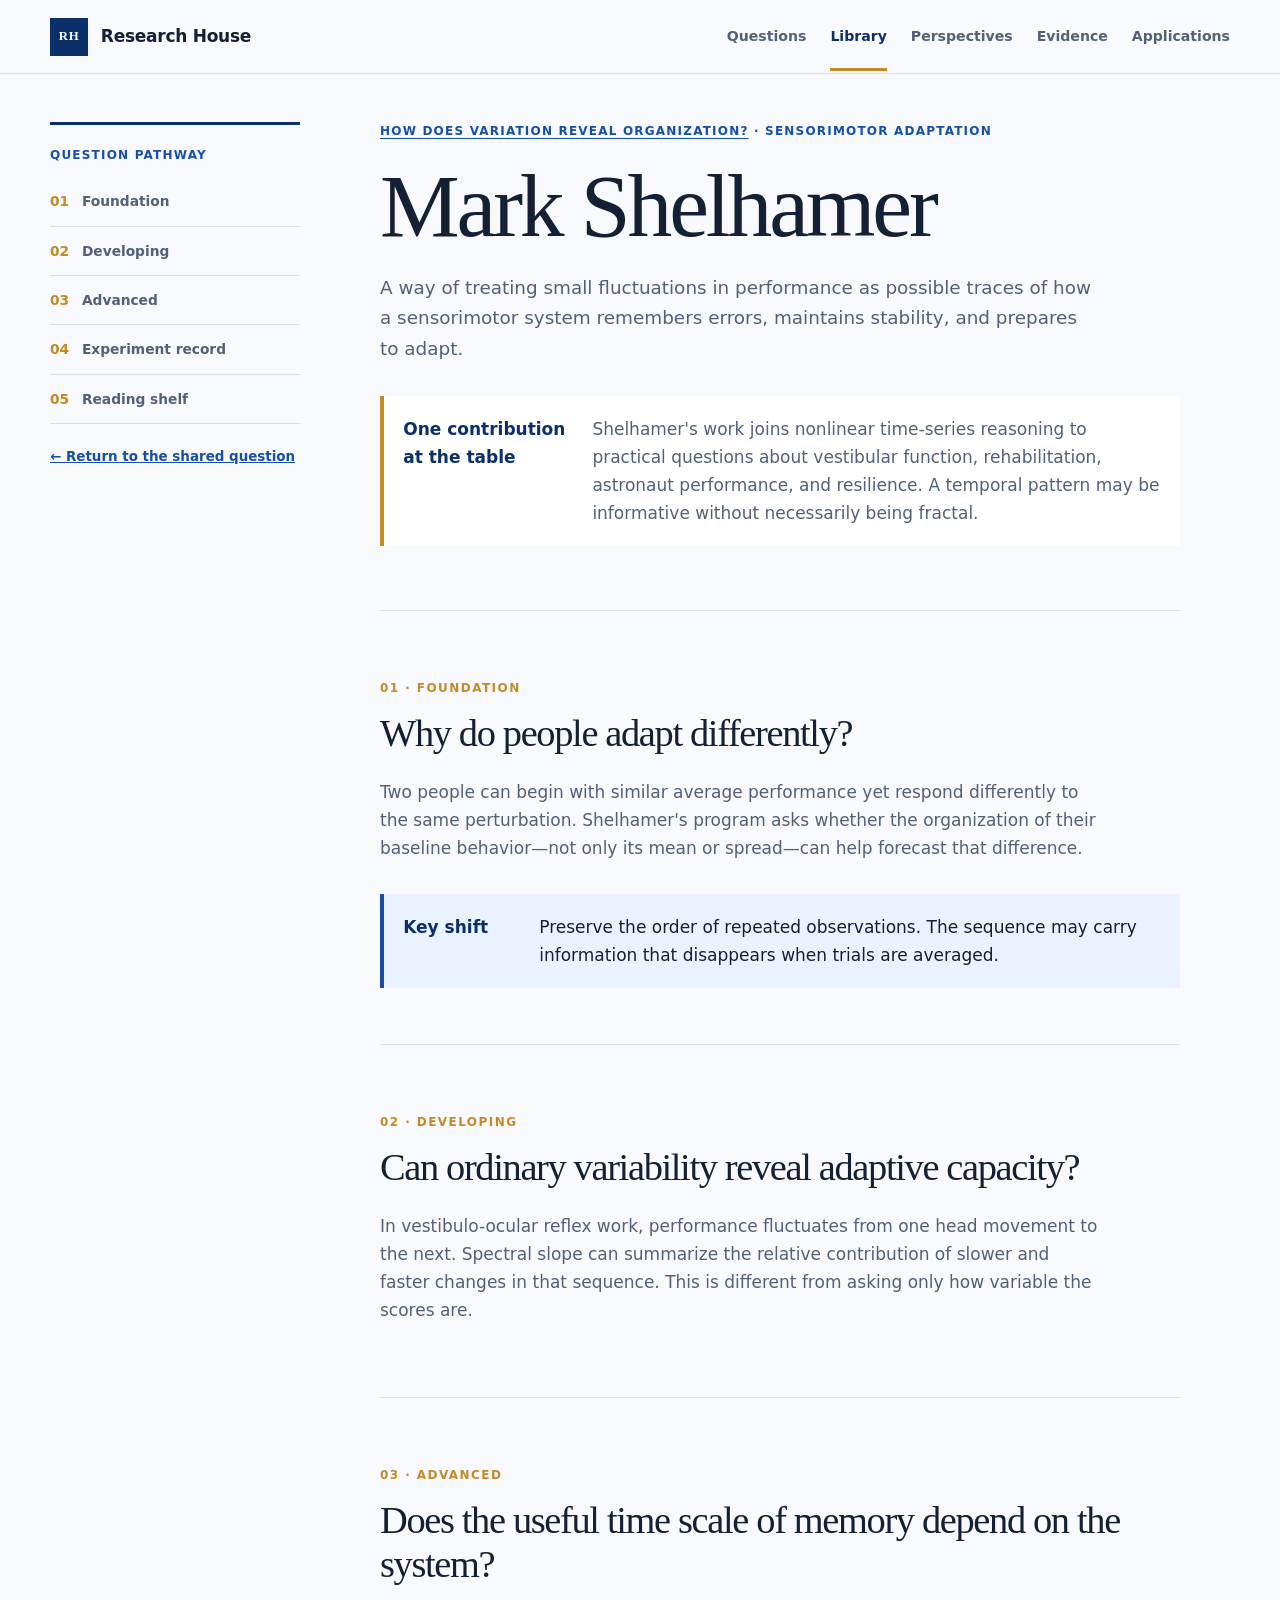
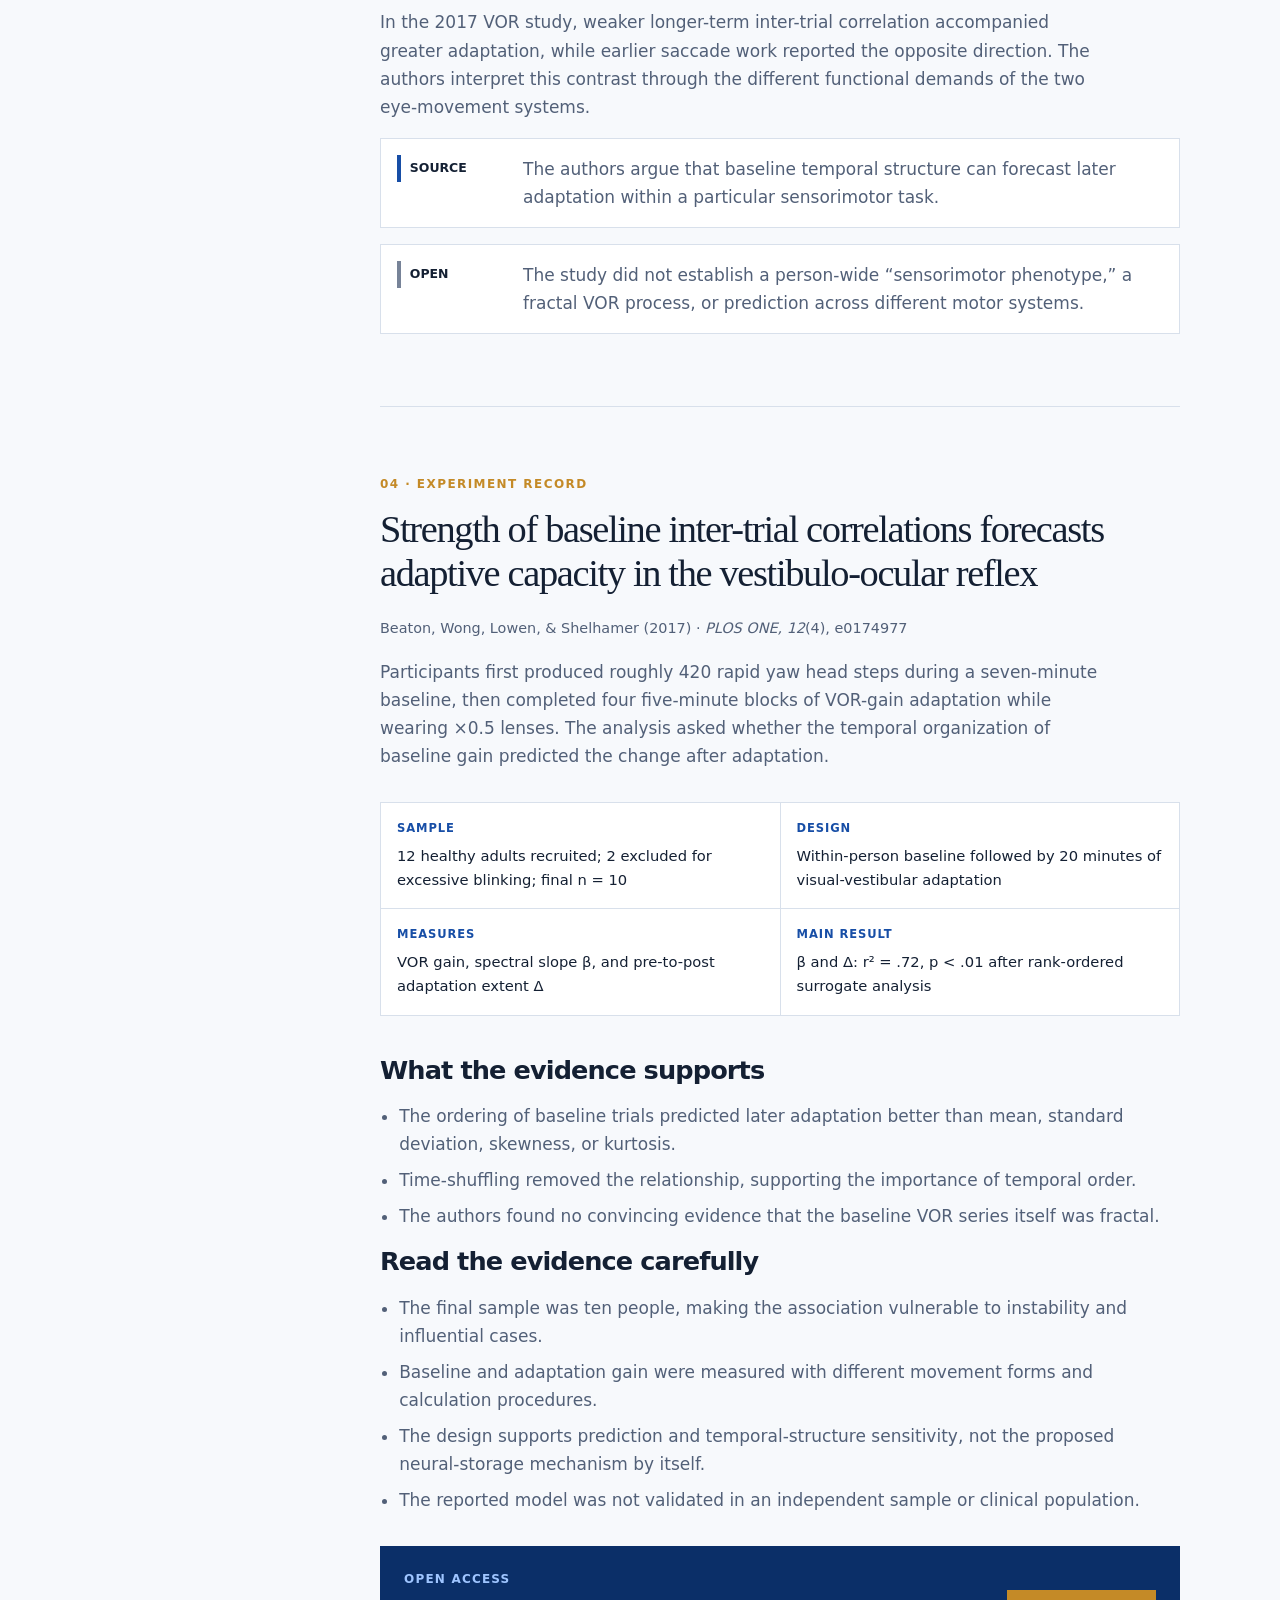
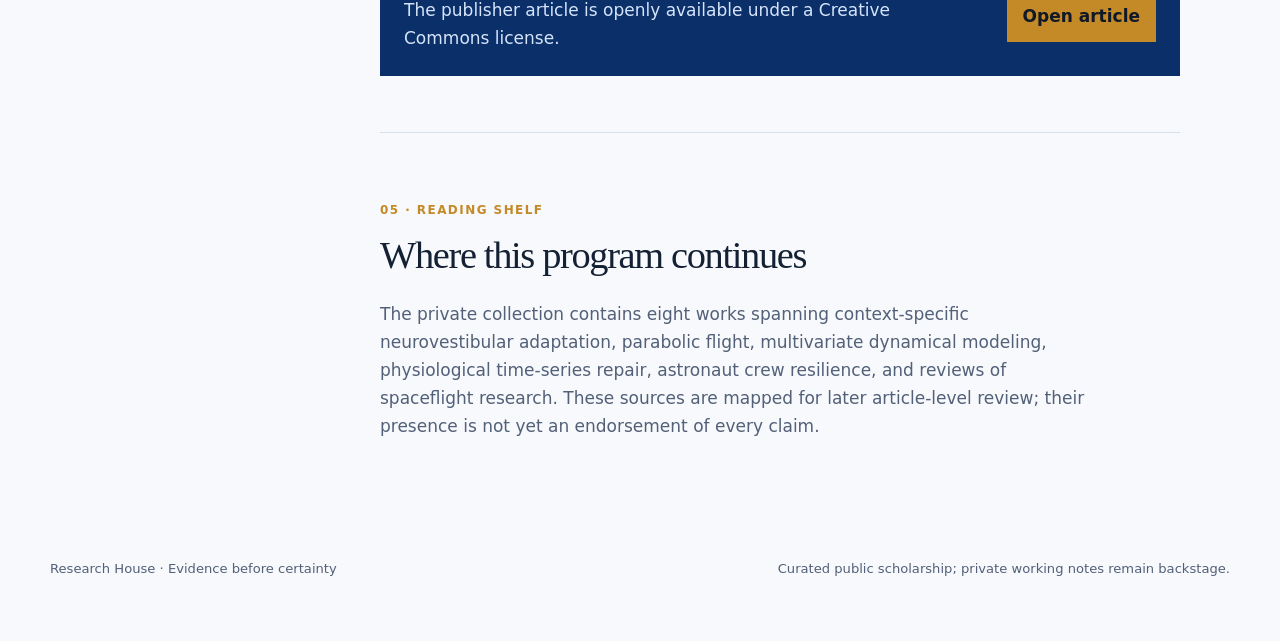
<file: researchers/mark-shelhamer.html>
<!doctype html>
<html lang="en">
  <head>
    <meta charset="utf-8" />
    <meta name="viewport" content="width=device-width, initial-scale=1" />
    <meta name="description" content="A question-led introduction to Mark Shelhamer's research on sensorimotor adaptation, variability, and operational resilience." />
    <title>Mark Shelhamer · Research House</title>
    <link rel="icon" type="image/svg+xml" href="../favicon.svg" />
    <link rel="stylesheet" href="../styles.css" />
    <link rel="stylesheet" href="../researcher.css" />
  </head>
  <body>
    <a class="skip-link" href="#main">Skip to content</a>
    <header class="site-header">
      <a class="brand" href="../index.html"><span class="brand-mark" aria-hidden="true">RH</span><span>Research House</span></a>
      <nav aria-label="Primary navigation"><a href="../questions/index.html">Questions</a><a class="active" href="../library/index.html">Library</a><a href="../perspectives/index.html">Perspectives</a><a href="../evidence/index.html">Evidence</a><a href="../applications/index.html">Applications</a></nav>
    </header>
    <main id="main" class="researcher-page">
      <aside class="pathway" aria-label="Question pathway">
        <p class="eyebrow">Question pathway</p>
        <ol><li><a href="#foundation"><span>01</span> Foundation</a></li><li><a href="#developing"><span>02</span> Developing</a></li><li><a href="#advanced"><span>03</span> Advanced</a></li><li><a href="#article"><span>04</span> Experiment record</a></li><li><a href="#collection"><span>05</span> Reading shelf</a></li></ol>
        <a class="back-link" href="../questions/how-does-variation-reveal-organization.html">← Return to the shared question</a>
      </aside>
      <article class="profile">
        <header class="profile-header">
          <p class="eyebrow"><a href="../questions/how-does-variation-reveal-organization.html">How does variation reveal organization?</a> · Sensorimotor adaptation</p>
          <h1>Mark Shelhamer</h1>
          <p class="lede">A way of treating small fluctuations in performance as possible traces of how a sensorimotor system remembers errors, maintains stability, and prepares to adapt.</p>
          <div class="perspective-note"><strong>One contribution at the table</strong><span>Shelhamer's work joins nonlinear time-series reasoning to practical questions about vestibular function, rehabilitation, astronaut performance, and resilience. A temporal pattern may be informative without necessarily being fractal.</span></div>
        </header>
        <section id="foundation" class="question-level">
          <p class="level-label">01 · Foundation</p><h2>Why do people adapt differently?</h2>
          <p>Two people can begin with similar average performance yet respond differently to the same perturbation. Shelhamer's program asks whether the organization of their baseline behavior—not only its mean or spread—can help forecast that difference.</p>
          <div class="takeaway"><strong>Key shift</strong><span>Preserve the order of repeated observations. The sequence may carry information that disappears when trials are averaged.</span></div>
        </section>
        <section id="developing" class="question-level">
          <p class="level-label">02 · Developing</p><h2>Can ordinary variability reveal adaptive capacity?</h2>
          <p>In vestibulo-ocular reflex work, performance fluctuates from one head movement to the next. Spectral slope can summarize the relative contribution of slower and faster changes in that sequence. This is different from asking only how variable the scores are.</p>
        </section>
        <section id="advanced" class="question-level">
          <p class="level-label">03 · Advanced</p><h2>Does the useful time scale of memory depend on the system?</h2>
          <p>In the 2017 VOR study, weaker longer-term inter-trial correlation accompanied greater adaptation, while earlier saccade work reported the opposite direction. The authors interpret this contrast through the different functional demands of the two eye-movement systems.</p>
          <div class="claim-box"><span class="claim source">Source</span><p>The authors argue that baseline temporal structure can forecast later adaptation within a particular sensorimotor task.</p></div>
          <div class="claim-box"><span class="claim open">Open</span><p>The study did not establish a person-wide “sensorimotor phenotype,” a fractal VOR process, or prediction across different motor systems.</p></div>
        </section>
        <section id="article" class="question-level article-record">
          <p class="level-label">04 · Experiment record</p><h2>Strength of baseline inter-trial correlations forecasts adaptive capacity in the vestibulo-ocular reflex</h2>
          <p class="citation">Beaton, Wong, Lowen, &amp; Shelhamer (2017) · <i>PLOS ONE, 12</i>(4), e0174977</p>
          <p>Participants first produced roughly 420 rapid yaw head steps during a seven-minute baseline, then completed four five-minute blocks of VOR-gain adaptation while wearing ×0.5 lenses. The analysis asked whether the temporal organization of baseline gain predicted the change after adaptation.</p>
          <dl class="evidence-grid">
            <div><dt>Sample</dt><dd>12 healthy adults recruited; 2 excluded for excessive blinking; final n = 10</dd></div>
            <div><dt>Design</dt><dd>Within-person baseline followed by 20 minutes of visual-vestibular adaptation</dd></div>
            <div><dt>Measures</dt><dd>VOR gain, spectral slope β, and pre-to-post adaptation extent Δ</dd></div>
            <div><dt>Main result</dt><dd>β and Δ: r² = .72, p &lt; .01 after rank-ordered surrogate analysis</dd></div>
          </dl>
          <h3>What the evidence supports</h3>
          <ul class="limits"><li>The ordering of baseline trials predicted later adaptation better than mean, standard deviation, skewness, or kurtosis.</li><li>Time-shuffling removed the relationship, supporting the importance of temporal order.</li><li>The authors found no convincing evidence that the baseline VOR series itself was fractal.</li></ul>
          <h3>Read the evidence carefully</h3>
          <ul class="limits"><li>The final sample was ten people, making the association vulnerable to instability and influential cases.</li><li>Baseline and adaptation gain were measured with different movement forms and calculation procedures.</li><li>The design supports prediction and temporal-structure sensitivity, not the proposed neural-storage mechanism by itself.</li><li>The reported model was not validated in an independent sample or clinical population.</li></ul>
          <div class="access-box"><div><p class="eyebrow">Open access</p><p>The publisher article is openly available under a Creative Commons license.</p></div><a class="button-link" href="https://doi.org/10.1371/journal.pone.0174977">Open article</a></div>
        </section>
        <section id="collection" class="question-level">
          <p class="level-label">05 · Reading shelf</p><h2>Where this program continues</h2>
          <p>The private collection contains eight works spanning context-specific neurovestibular adaptation, parabolic flight, multivariate dynamical modeling, physiological time-series repair, astronaut crew resilience, and reviews of spaceflight research. These sources are mapped for later article-level review; their presence is not yet an endorsement of every claim.</p>
        </section>
      </article>
    </main>
    <footer><p>Research House · Evidence before certainty</p><p>Curated public scholarship; private working notes remain backstage.</p></footer>
  </body>
</html>
</file>
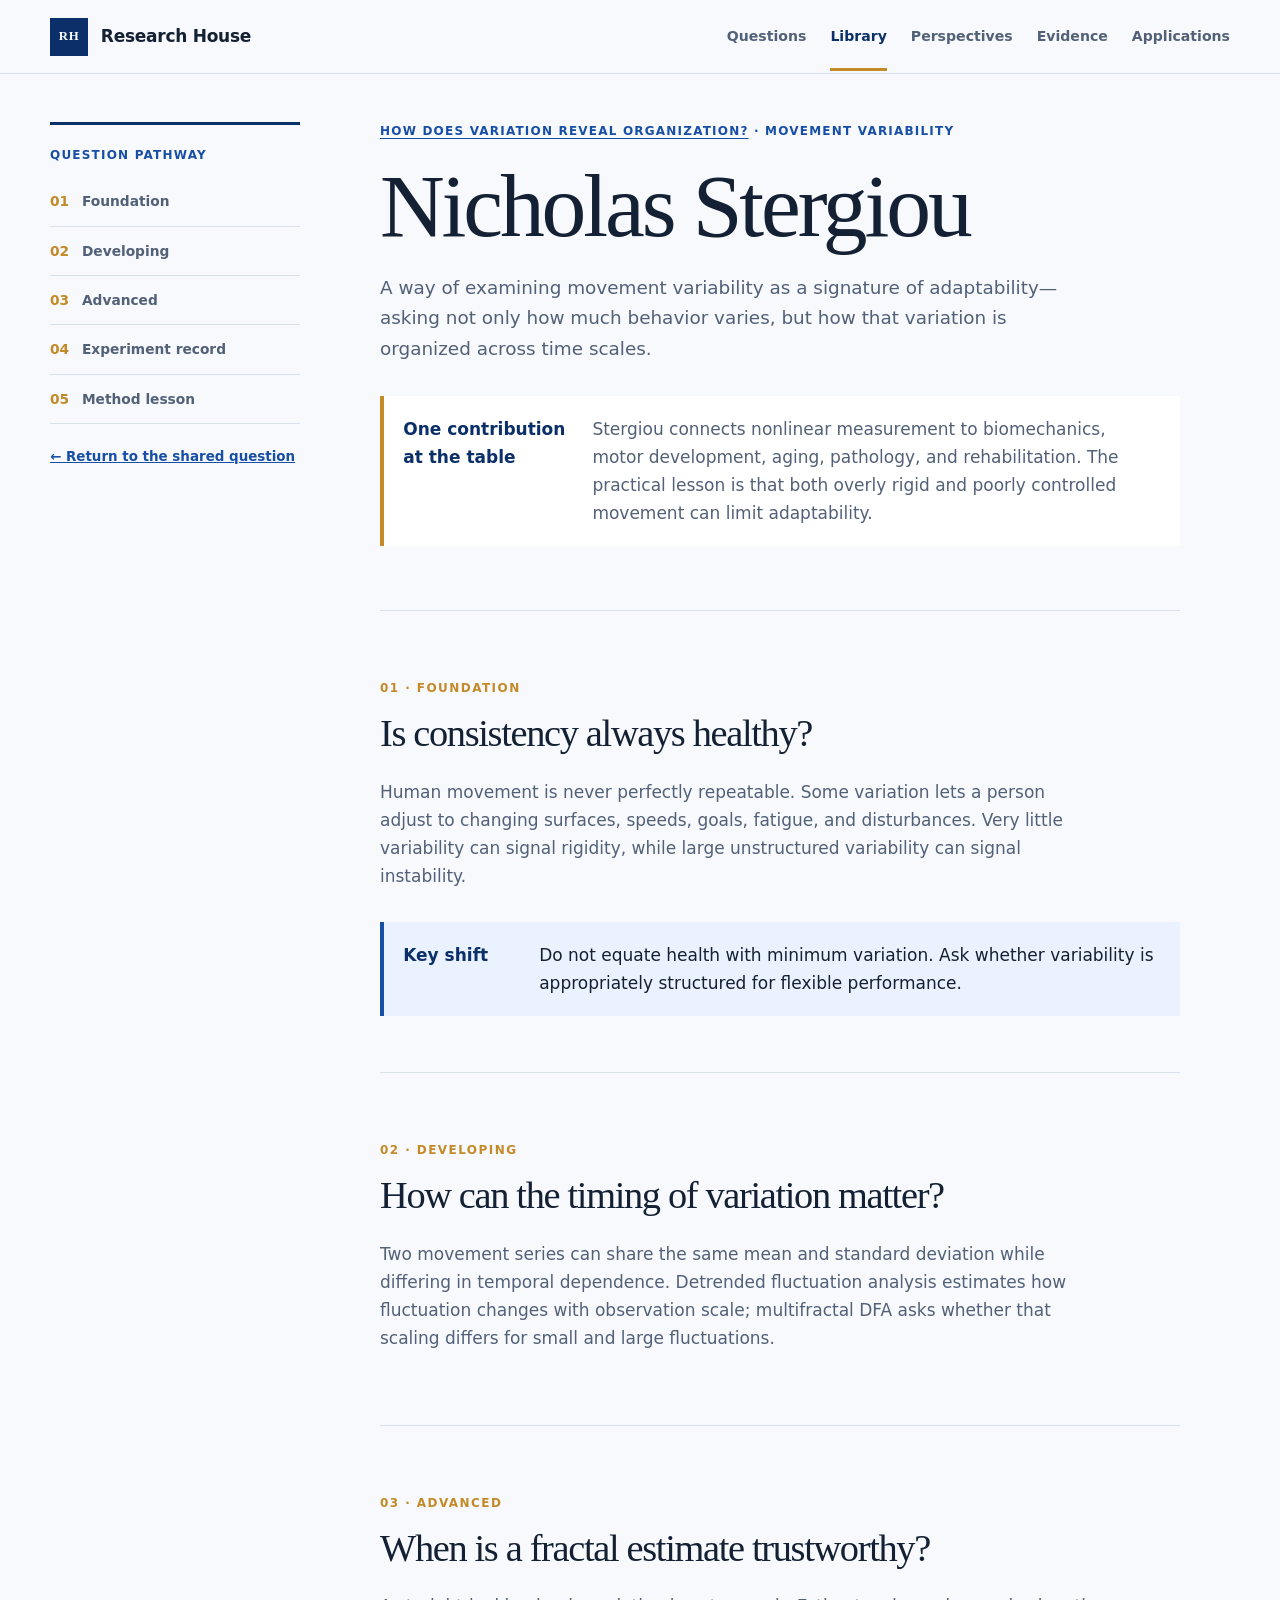
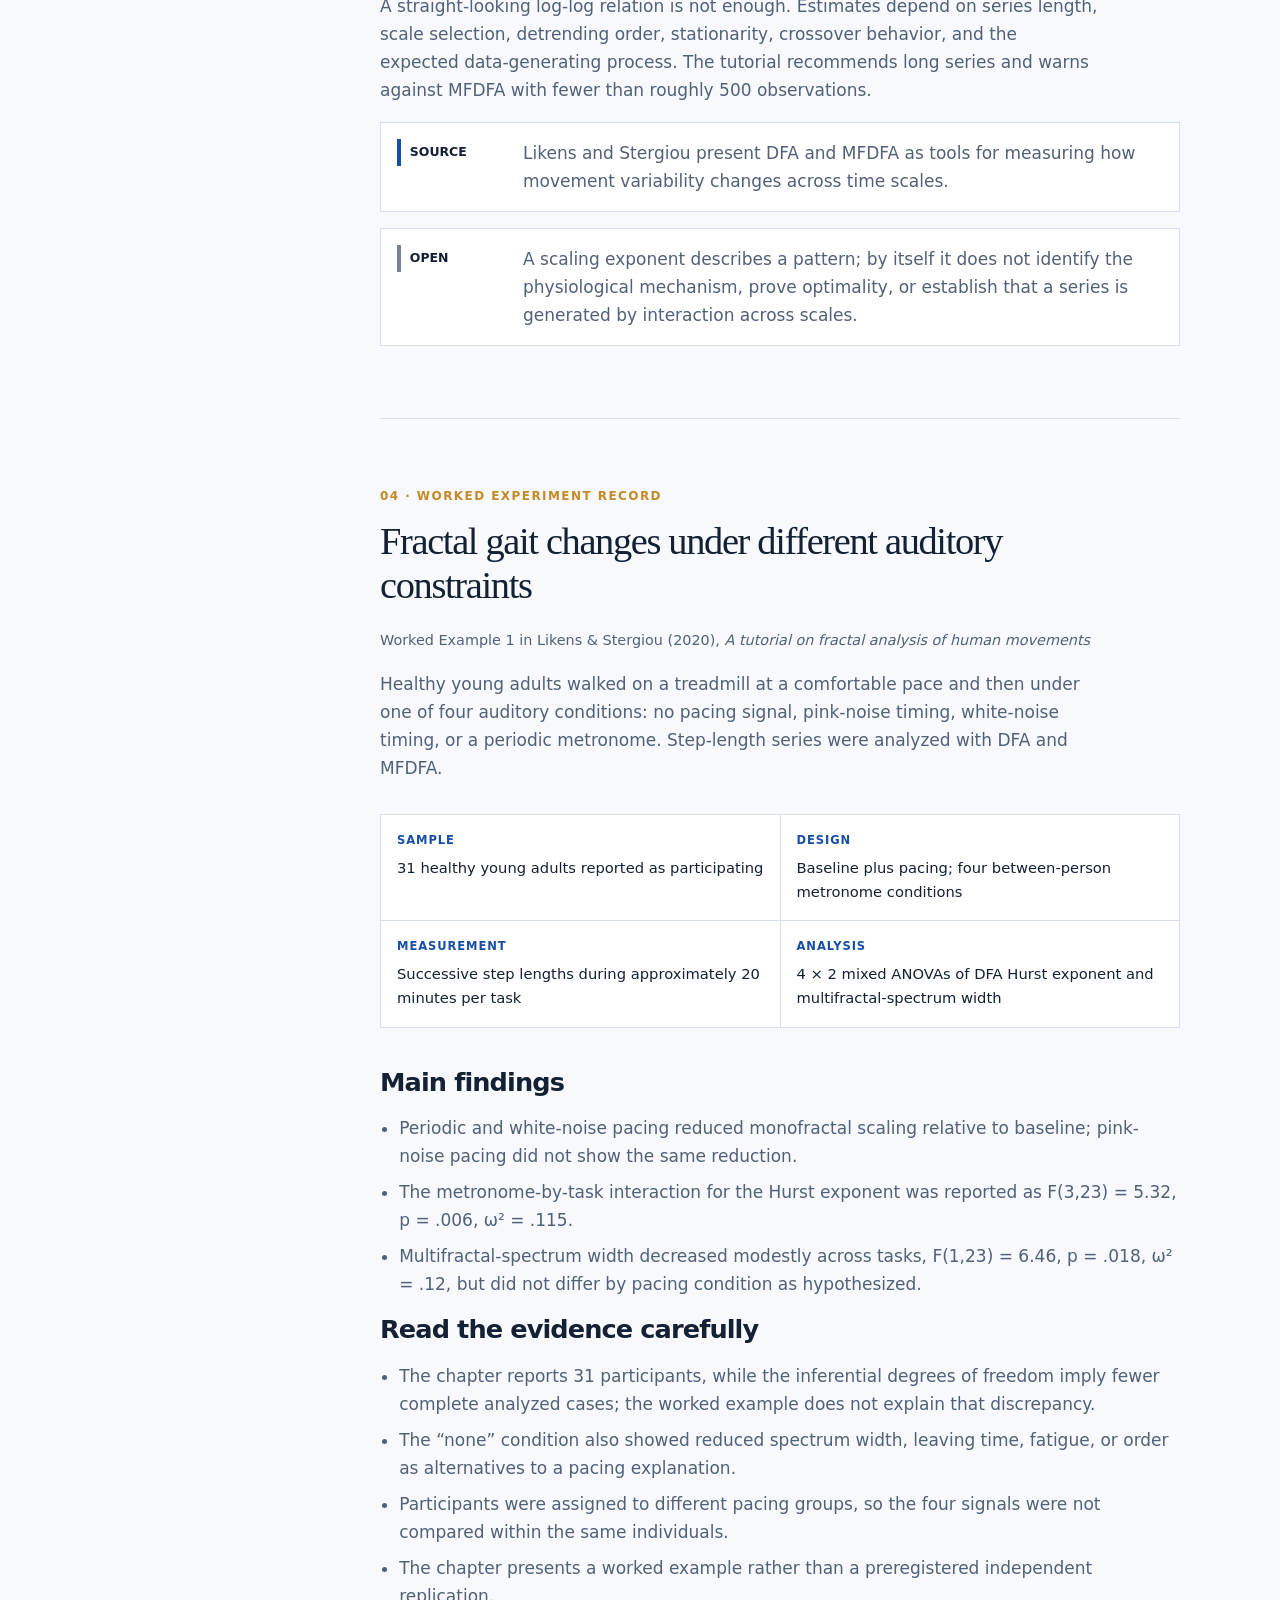
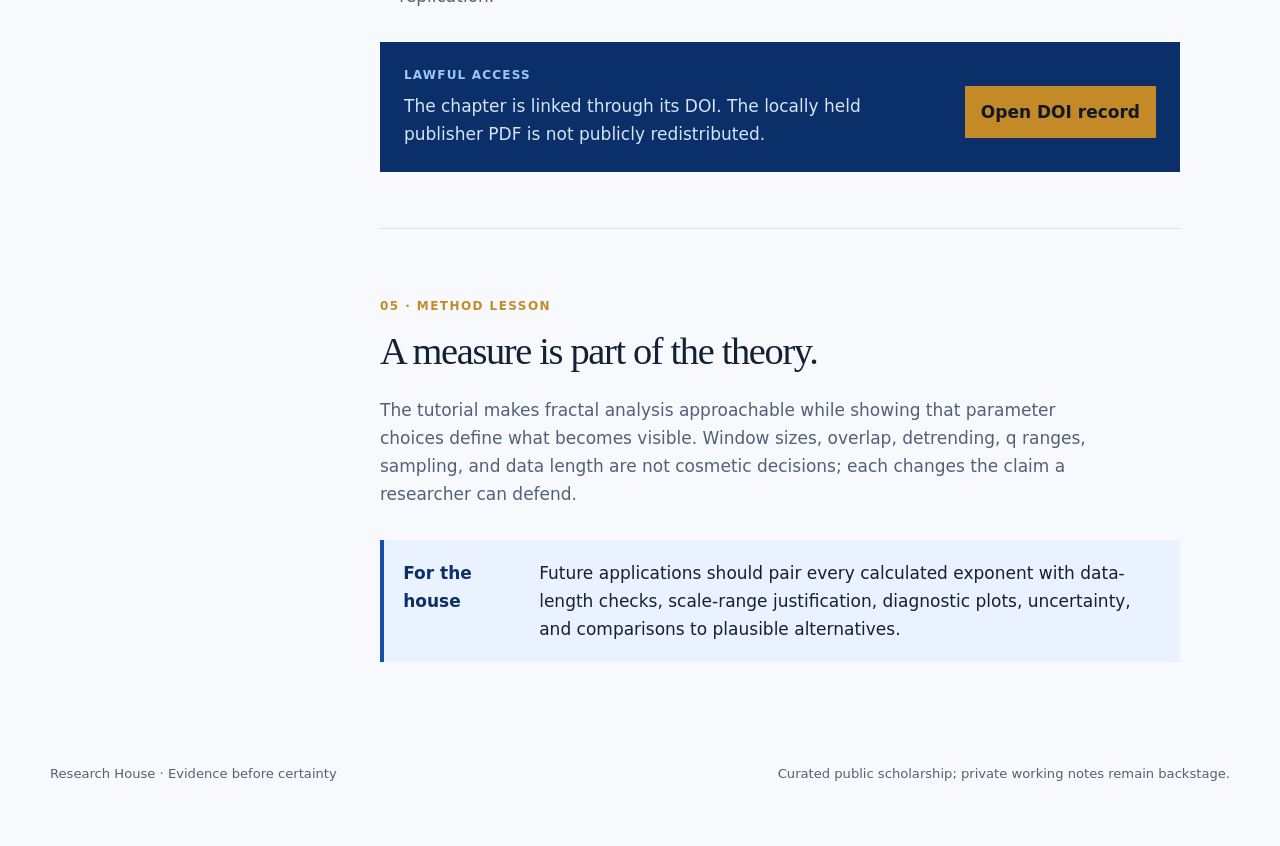
<file: researchers/nicholas-stergiou.html>
<!doctype html>
<html lang="en">
  <head><meta charset="utf-8" /><meta name="viewport" content="width=device-width, initial-scale=1" /><meta name="description" content="A question-led introduction to Nicholas Stergiou's work on movement variability, fractal analysis, gait, and adaptive organization." /><title>Nicholas Stergiou · Research House</title><link rel="icon" type="image/svg+xml" href="../favicon.svg" /><link rel="stylesheet" href="../styles.css" /><link rel="stylesheet" href="../researcher.css" /></head>
  <body>
    <a class="skip-link" href="#main">Skip to content</a>
    <header class="site-header"><a class="brand" href="../index.html"><span class="brand-mark" aria-hidden="true">RH</span><span>Research House</span></a><nav aria-label="Primary navigation"><a href="../questions/index.html">Questions</a><a class="active" href="../library/index.html">Library</a><a href="../perspectives/index.html">Perspectives</a><a href="../evidence/index.html">Evidence</a><a href="../applications/index.html">Applications</a></nav></header>
    <main id="main" class="researcher-page">
      <aside class="pathway" aria-label="Question pathway"><p class="eyebrow">Question pathway</p><ol><li><a href="#foundation"><span>01</span> Foundation</a></li><li><a href="#developing"><span>02</span> Developing</a></li><li><a href="#advanced"><span>03</span> Advanced</a></li><li><a href="#article"><span>04</span> Experiment record</a></li><li><a href="#method"><span>05</span> Method lesson</a></li></ol><a class="back-link" href="../questions/how-does-variation-reveal-organization.html">← Return to the shared question</a></aside>
      <article class="profile">
        <header class="profile-header"><p class="eyebrow"><a href="../questions/how-does-variation-reveal-organization.html">How does variation reveal organization?</a> · Movement variability</p><h1>Nicholas Stergiou</h1><p class="lede">A way of examining movement variability as a signature of adaptability—asking not only how much behavior varies, but how that variation is organized across time scales.</p><div class="perspective-note"><strong>One contribution at the table</strong><span>Stergiou connects nonlinear measurement to biomechanics, motor development, aging, pathology, and rehabilitation. The practical lesson is that both overly rigid and poorly controlled movement can limit adaptability.</span></div></header>
        <section id="foundation" class="question-level"><p class="level-label">01 · Foundation</p><h2>Is consistency always healthy?</h2><p>Human movement is never perfectly repeatable. Some variation lets a person adjust to changing surfaces, speeds, goals, fatigue, and disturbances. Very little variability can signal rigidity, while large unstructured variability can signal instability.</p><div class="takeaway"><strong>Key shift</strong><span>Do not equate health with minimum variation. Ask whether variability is appropriately structured for flexible performance.</span></div></section>
        <section id="developing" class="question-level"><p class="level-label">02 · Developing</p><h2>How can the timing of variation matter?</h2><p>Two movement series can share the same mean and standard deviation while differing in temporal dependence. Detrended fluctuation analysis estimates how fluctuation changes with observation scale; multifractal DFA asks whether that scaling differs for small and large fluctuations.</p></section>
        <section id="advanced" class="question-level"><p class="level-label">03 · Advanced</p><h2>When is a fractal estimate trustworthy?</h2><p>A straight-looking log-log relation is not enough. Estimates depend on series length, scale selection, detrending order, stationarity, crossover behavior, and the expected data-generating process. The tutorial recommends long series and warns against MFDFA with fewer than roughly 500 observations.</p><div class="claim-box"><span class="claim source">Source</span><p>Likens and Stergiou present DFA and MFDFA as tools for measuring how movement variability changes across time scales.</p></div><div class="claim-box"><span class="claim open">Open</span><p>A scaling exponent describes a pattern; by itself it does not identify the physiological mechanism, prove optimality, or establish that a series is generated by interaction across scales.</p></div></section>
        <section id="article" class="question-level article-record"><p class="level-label">04 · Worked experiment record</p><h2>Fractal gait changes under different auditory constraints</h2><p class="citation">Worked Example 1 in Likens &amp; Stergiou (2020), <i>A tutorial on fractal analysis of human movements</i></p><p>Healthy young adults walked on a treadmill at a comfortable pace and then under one of four auditory conditions: no pacing signal, pink-noise timing, white-noise timing, or a periodic metronome. Step-length series were analyzed with DFA and MFDFA.</p><dl class="evidence-grid"><div><dt>Sample</dt><dd>31 healthy young adults reported as participating</dd></div><div><dt>Design</dt><dd>Baseline plus pacing; four between-person metronome conditions</dd></div><div><dt>Measurement</dt><dd>Successive step lengths during approximately 20 minutes per task</dd></div><div><dt>Analysis</dt><dd>4 × 2 mixed ANOVAs of DFA Hurst exponent and multifractal-spectrum width</dd></div></dl><h3>Main findings</h3><ul class="limits"><li>Periodic and white-noise pacing reduced monofractal scaling relative to baseline; pink-noise pacing did not show the same reduction.</li><li>The metronome-by-task interaction for the Hurst exponent was reported as F(3,23) = 5.32, p = .006, ω² = .115.</li><li>Multifractal-spectrum width decreased modestly across tasks, F(1,23) = 6.46, p = .018, ω² = .12, but did not differ by pacing condition as hypothesized.</li></ul><h3>Read the evidence carefully</h3><ul class="limits"><li>The chapter reports 31 participants, while the inferential degrees of freedom imply fewer complete analyzed cases; the worked example does not explain that discrepancy.</li><li>The “none” condition also showed reduced spectrum width, leaving time, fatigue, or order as alternatives to a pacing explanation.</li><li>Participants were assigned to different pacing groups, so the four signals were not compared within the same individuals.</li><li>The chapter presents a worked example rather than a preregistered independent replication.</li></ul><div class="access-box"><div><p class="eyebrow">Lawful access</p><p>The chapter is linked through its DOI. The locally held publisher PDF is not publicly redistributed.</p></div><a class="button-link" href="https://doi.org/10.1016/B978-0-12-813372-9.00010-5">Open DOI record</a></div></section>
        <section id="method" class="question-level"><p class="level-label">05 · Method lesson</p><h2>A measure is part of the theory.</h2><p>The tutorial makes fractal analysis approachable while showing that parameter choices define what becomes visible. Window sizes, overlap, detrending, q ranges, sampling, and data length are not cosmetic decisions; each changes the claim a researcher can defend.</p><div class="takeaway"><strong>For the house</strong><span>Future applications should pair every calculated exponent with data-length checks, scale-range justification, diagnostic plots, uncertainty, and comparisons to plausible alternatives.</span></div></section>
      </article>
    </main>
    <footer><p>Research House · Evidence before certainty</p><p>Curated public scholarship; private working notes remain backstage.</p></footer>
  </body>
</html>
</file>
<file: styles.css>
:root {
  --ink: #142033;
  --ink-soft: #526078;
  --paper: #f7f9fc;
  --white: #ffffff;
  --line: #d8e0eb;
  --blue: #174ea6;
  --blue-dark: #0b2f68;
  --blue-pale: #eaf2ff;
  --gold: #c48a27;
  --max: 1180px;
}

* { box-sizing: border-box; }
html { scroll-behavior: smooth; }
body {
  margin: 0;
  color: var(--ink);
  background: var(--paper);
  font-family: Inter, ui-sans-serif, system-ui, -apple-system, BlinkMacSystemFont, "Segoe UI", sans-serif;
  font-size: 17px;
  line-height: 1.65;
}
a { color: inherit; }
.skip-link { position: absolute; left: -999px; top: 0; }
.skip-link:focus { left: 1rem; top: 1rem; z-index: 20; background: var(--white); padding: .6rem 1rem; }
.site-header {
  position: sticky;
  top: 0;
  z-index: 10;
  display: flex;
  align-items: center;
  justify-content: space-between;
  min-height: 74px;
  padding: 0 max(24px, calc((100vw - var(--max)) / 2));
  background: rgba(247, 249, 252, .94);
  border-bottom: 1px solid var(--line);
  backdrop-filter: blur(12px);
}
.brand { display: flex; align-items: center; gap: .8rem; font-weight: 760; text-decoration: none; letter-spacing: -.015em; }
.brand-mark { display: grid; place-items: center; width: 38px; height: 38px; color: var(--white); background: var(--blue-dark); font-family: Georgia, serif; font-size: .8rem; letter-spacing: .05em; }
nav { display: flex; gap: 1.5rem; }
nav a { padding: 1.45rem 0 1.25rem; border-bottom: 3px solid transparent; color: var(--ink-soft); font-size: .88rem; font-weight: 700; text-decoration: none; }
nav a:hover, nav a:focus, nav a.active { color: var(--blue-dark); border-color: var(--gold); }
.route-map { display: grid; grid-template-columns: repeat(4, 1fr); gap: 1px; margin: 0; overflow: visible; background: var(--line); border: 1px solid var(--line); }
.route-map a { display: flex; flex-direction: column; min-height: 150px; padding: 1.2rem; border: 0; background: var(--white); text-decoration: none; }
.route-map a:hover, .route-map a:focus { color: var(--white); background: var(--blue-dark); }
.route-map span { color: var(--gold); font-size: .7rem; font-weight: 850; letter-spacing: .08em; text-transform: uppercase; }
.route-map strong { margin: .2rem 0 auto; font-family: Georgia, "Times New Roman", serif; font-size: 1.45rem; font-weight: 500; }
.route-map small { color: var(--ink-soft); font-size: .76rem; line-height: 1.45; }
.route-map a:hover small, .route-map a:focus small { color: #d5e4fa; }
main, footer { width: min(calc(100% - 48px), var(--max)); margin-inline: auto; }
.orientation { display: grid; grid-template-columns: minmax(0, 1.5fr) minmax(260px, .7fr); gap: 4rem; padding: 5rem 0 4rem; border-bottom: 1px solid var(--line); }
.eyebrow, .section-number, .status { margin: 0 0 .75rem; color: var(--blue); font-size: .75rem; font-weight: 800; letter-spacing: .1em; text-transform: uppercase; }
h1, h2, h3 { margin-top: 0; line-height: 1.15; letter-spacing: -.035em; }
h1 { max-width: 760px; margin-bottom: 1rem; font-family: Georgia, "Times New Roman", serif; font-size: clamp(2.8rem, 6vw, 5.8rem); font-weight: 500; }
h2 { margin-bottom: 0; font-family: Georgia, "Times New Roman", serif; font-size: clamp(1.9rem, 3vw, 3rem); font-weight: 500; }
h3 { margin-bottom: .9rem; font-size: clamp(1.3rem, 2vw, 1.75rem); }
.lede { max-width: 720px; margin: 0; color: var(--ink-soft); font-size: 1.15rem; }
.depth-key { align-self: end; border-top: 3px solid var(--blue-dark); background: var(--white); box-shadow: 0 14px 36px rgba(20, 32, 51, .08); }
.depth-key span { display: flex; gap: 1rem; padding: 1rem 1.2rem; border-bottom: 1px solid var(--line); font-size: .9rem; }
.depth-key b { color: var(--gold); }
.section-block { padding: 4rem 0; border-bottom: 1px solid var(--line); scroll-margin-top: 74px; }
.section-heading { max-width: 640px; margin-bottom: 2.2rem; }
.question-grid { display: grid; grid-template-columns: 1fr 1fr; gap: 1.2rem; }
.question-card { min-height: 290px; padding: 2rem; border: 1px solid var(--line); background: var(--white); text-decoration: none; }
.question-card.featured { display: flex; flex-direction: column; color: var(--white); background: var(--blue-dark); border-color: var(--blue-dark); }
.question-card.featured .status { color: #9fc5ff; }
.question-card.featured p { max-width: 620px; color: #d5e4fa; }
.question-card.featured:hover, .question-card.featured:focus { transform: translateY(-3px); box-shadow: 0 16px 38px rgba(11, 47, 104, .22); }
.question-card.muted { background: transparent; }
.question-card.muted:hover { background: var(--white); }
.question-card.muted p, .section-copy { color: var(--ink-soft); }
.card-link { margin-top: auto; color: var(--white); font-weight: 750; }
.two-column { display: grid; grid-template-columns: .8fr 1.2fr; gap: 5rem; }
.two-column .section-heading { margin-bottom: 0; }
.section-copy { max-width: 680px; }
.section-copy > p:first-child { margin-top: 0; }
.text-link { color: var(--blue); font-weight: 760; text-decoration-thickness: 1px; text-underline-offset: 4px; }
.claim-legend { display: grid; gap: .7rem; }
.claim-legend > div { display: grid; grid-template-columns: 110px 1fr; align-items: baseline; gap: 1rem; padding: 1rem 0; border-bottom: 1px solid var(--line); }
.claim-legend p { margin: 0; color: var(--ink-soft); }
.claim { display: inline-block; padding: .2rem .55rem; border-left: 4px solid; background: var(--white); font-size: .78rem; font-weight: 800; text-transform: uppercase; }
.claim.source { border-color: var(--blue); }
.claim.assessment { border-color: var(--gold); }
.claim.open { border-color: #778398; }
.button-link { display: inline-block; margin-top: .6rem; padding: .75rem 1rem; color: var(--white); background: var(--blue); font-weight: 750; text-decoration: none; }
.button-link:hover, .button-link:focus { background: var(--blue-dark); }
footer { display: flex; justify-content: space-between; gap: 2rem; padding: 2rem 0 3rem; color: var(--ink-soft); font-size: .82rem; }

@media (max-width: 780px) {
  .site-header { position: static; align-items: flex-start; flex-direction: column; padding-top: 1rem; }
  nav { width: 100%; gap: 1rem; overflow-x: auto; scrollbar-width: none; }
  nav::-webkit-scrollbar { display: none; }
  nav a { white-space: nowrap; }
  .orientation, .question-grid, .two-column { grid-template-columns: 1fr; gap: 2rem; }
  .route-map { grid-template-columns: 1fr 1fr; width: auto; overflow: visible; }
  .orientation { padding-top: 3rem; }
  .question-card { min-height: 240px; }
  footer { flex-direction: column; gap: 0; }
}

@media (prefers-reduced-motion: no-preference) {
  .question-card { transition: transform .2s ease, box-shadow .2s ease; }
}
</file>
<file: atlas.css>
.atlas-page { max-width: var(--max); }
.atlas-header { display: grid; grid-template-columns: 1.1fr .9fr; align-items: end; gap: 4rem; padding: 5rem 0 4rem; border-bottom: 1px solid var(--line); }
.atlas-header h1 { margin-bottom: 0; font-size: clamp(3.4rem, 7vw, 6.8rem); }
.atlas-grid { display: grid; grid-template-columns: 1fr 1fr; gap: 1rem; padding: 4rem 0; }
.atlas-card { display: flex; flex-direction: column; min-height: 280px; padding: 1.6rem; border: 1px solid var(--line); background: var(--white); text-decoration: none; }
.atlas-card.available { color: var(--white); background: var(--blue-dark); border-color: var(--blue-dark); }
.atlas-card h2 { margin: .8rem 0 1rem; font-size: clamp(1.7rem, 3vw, 2.5rem); }
.atlas-card p { color: var(--ink-soft); }
.atlas-card.available p { color: #d5e4fa; }
.atlas-card .card-link { margin-top: auto; }
.atlas-card.available:hover, .atlas-card.available:focus { transform: translateY(-3px); box-shadow: 0 16px 38px rgba(11, 47, 104, .22); }
.atlas-note { display: grid; grid-template-columns: .75fr 1.25fr; gap: 5rem; padding: 3.5rem 0 5rem; border-top: 1px solid var(--line); }
.atlas-note p { margin-top: 0; color: var(--ink-soft); }
.lens { display: inline-block; width: max-content; padding: .2rem .5rem; border-left: 4px solid var(--gold); background: var(--blue-pale); color: var(--blue-dark); font-size: .72rem; font-weight: 850; letter-spacing: .06em; text-transform: uppercase; }
.evidence-anatomy { display: grid; gap: 1px; margin: 4rem 0; background: var(--line); border: 1px solid var(--line); }
.evidence-step { display: grid; grid-template-columns: 70px .65fr 1.35fr; gap: 1.5rem; padding: 1.4rem; background: var(--white); }
.evidence-step > span { color: var(--gold); font-weight: 850; }
.evidence-step h2 { font-size: 1.35rem; }
.evidence-step p, .evidence-step h2 { margin: 0; }
.evidence-step p { color: var(--ink-soft); }

@media (prefers-reduced-motion: no-preference) { .atlas-card.available { transition: transform .2s ease, box-shadow .2s ease; } }
@media (max-width: 780px) {
  .atlas-header, .atlas-grid, .atlas-note { grid-template-columns: 1fr; gap: 1.5rem; }
  .atlas-header { padding-top: 3rem; }
  .evidence-step { grid-template-columns: 45px 1fr; }
  .evidence-step p { grid-column: 2; }
}
</file>
<file: library.css>
.library-page { max-width: var(--max); }
.library-header { display: grid; grid-template-columns: 1.1fr .9fr; align-items: end; gap: 4rem; padding: 5rem 0 4rem; border-bottom: 1px solid var(--line); }
.library-header h1 { margin-bottom: 0; font-size: clamp(3.4rem, 7vw, 6.8rem); }
.library-header .lede { padding-bottom: .6rem; }
.status-explainer, .collection-note { display: grid; grid-template-columns: .75fr 1.25fr; gap: 5rem; padding: 3.5rem 0; border-bottom: 1px solid var(--line); }
.status-list p { display: grid; grid-template-columns: 115px 1fr; align-items: start; gap: 1rem; margin: 0; padding: .8rem 0; border-bottom: 1px solid var(--line); color: var(--ink-soft); }
.library-status { display: inline-block; width: max-content; padding: .2rem .48rem; border-left: 4px solid; background: var(--white); font-size: .7rem; font-weight: 850; letter-spacing: .04em; text-transform: uppercase; }
.library-status.open { border-color: var(--blue); color: var(--blue); }
.library-status.reviewing { border-color: var(--gold); color: #76500e; }
.library-status.mapped { border-color: #778398; color: var(--ink-soft); }
.researcher-list { padding: 4.5rem 0; }
.researcher-row { display: grid; grid-template-columns: 1fr 1.1fr 150px; align-items: center; gap: 2rem; min-height: 150px; padding: 1.4rem 0; border-top: 1px solid var(--line); text-decoration: none; }
.researcher-row:last-child { border-bottom: 1px solid var(--line); }
.researcher-row h3 { margin: .65rem 0 0; font-family: Georgia, "Times New Roman", serif; font-size: clamp(1.6rem, 3vw, 2.4rem); font-weight: 500; }
.researcher-row > p { color: var(--ink-soft); }
.researcher-row.available:hover, .researcher-row.available:focus { padding-inline: 1rem; background: var(--blue-dark); color: var(--white); }
.researcher-row.available:hover p, .researcher-row.available:focus p { color: #d5e4fa; }
.row-arrow { justify-self: end; color: var(--gold); font-size: 1.8rem; }
.source-count { justify-self: end; color: var(--ink-soft); font-size: .78rem; font-weight: 750; text-align: right; }
.collection-note { padding-bottom: 4.5rem; }
.collection-note p { margin-top: 0; color: var(--ink-soft); }

@media (prefers-reduced-motion: no-preference) {
  .researcher-row.available { transition: padding .2s ease, background .2s ease; }
}

@media (max-width: 780px) {
  .library-header, .status-explainer, .collection-note { grid-template-columns: 1fr; gap: 1.5rem; }
  .library-header { padding-top: 3rem; }
  .researcher-row { grid-template-columns: 1fr; gap: .5rem; padding: 1.5rem 0; }
  .researcher-row > p { margin: 0; }
  .row-arrow, .source-count { justify-self: start; }
  .status-list p { grid-template-columns: 1fr; gap: .35rem; }
}
</file>
<file: question.css>
.question-page { max-width: var(--max); }
.question-header { max-width: 900px; padding: 5rem 0 4rem; }
.question-header h1 { font-size: clamp(3rem, 7vw, 6.5rem); }
.observation-first, .crossroads { display: grid; grid-template-columns: .8fr 1.2fr; gap: 5rem; padding: 3rem; background: var(--blue-dark); color: var(--white); }
.observation-first h2, .crossroads h2 { margin: 0; }
.observation-first > p, .crossroads > div:last-child { margin: 0; color: #d5e4fa; }
.observation-first .section-number, .crossroads .section-number { color: #9fc5ff; }
.perspective-section { padding: 4.5rem 0; }
.perspective-section .section-heading p:last-child { color: var(--ink-soft); }
.perspective-grid { display: grid; grid-template-columns: 1fr 1fr; gap: 1rem; }
.perspective-card { display: flex; flex-direction: column; min-height: 330px; padding: 1.7rem; border: 1px solid var(--line); background: var(--white); text-decoration: none; }
.perspective-card.available { color: var(--white); background: var(--blue-dark); border-color: var(--blue-dark); }
.perspective-card.available p, .perspective-card.available dd { color: #d5e4fa; }
.perspective-card.available .status { color: #9fc5ff; }
.perspective-card p { color: var(--ink-soft); }
.perspective-card dl { margin: auto 0 0; }
.perspective-card dl div { padding: .55rem 0; border-top: 1px solid rgba(216, 224, 235, .35); }
.perspective-card dt { color: var(--gold); font-size: .72rem; font-weight: 800; letter-spacing: .08em; text-transform: uppercase; }
.perspective-card dd { margin: .15rem 0 0; color: var(--ink-soft); font-size: .88rem; }
.perspective-card .card-link { margin-top: 1.3rem; }
.perspective-card.available:hover, .perspective-card.available:focus { transform: translateY(-3px); box-shadow: 0 16px 38px rgba(11, 47, 104, .22); }
.crossroads { margin-bottom: 4.5rem; }
.crossroads ul { margin-bottom: 0; padding-left: 1.2rem; }
.crossroads li { margin: .5rem 0; }
.research-map { padding: 0 0 4.5rem; }
.research-map .section-heading { margin-bottom: 1.5rem; }
.research-map .section-heading p:last-child { max-width: 760px; color: var(--ink-soft); }
.comparison-scroll { overflow-x: auto; border: 1px solid var(--line); background: var(--white); }
.comparison-scroll:focus { outline: 3px solid var(--gold); outline-offset: 3px; }
.research-comparison { width: 100%; min-width: 980px; border-collapse: collapse; font-size: .9rem; }
.research-comparison th, .research-comparison td { padding: 1rem; border-right: 1px solid var(--line); border-bottom: 1px solid var(--line); text-align: left; vertical-align: top; }
.research-comparison thead th { background: var(--blue-dark); color: var(--white); font-size: .72rem; letter-spacing: .06em; text-transform: uppercase; }
.research-comparison tbody th { width: 150px; color: var(--blue-dark); font-family: Georgia, "Times New Roman", serif; font-size: 1.05rem; font-weight: 600; }
.research-comparison tbody th a { color: inherit; text-underline-offset: 3px; }
.research-comparison tbody tr:last-child th, .research-comparison tbody tr:last-child td { border-bottom: 0; }
.research-comparison th:last-child, .research-comparison td:last-child { border-right: 0; }
.example-bridge { max-width: 860px; margin: 0 auto; padding: 1rem 0 5rem; text-align: center; }
.example-bridge p:not(.eyebrow) { max-width: 680px; margin: 1rem auto 1.5rem; color: var(--ink-soft); }

@media (prefers-reduced-motion: no-preference) {
  .perspective-card.available { transition: transform .2s ease, box-shadow .2s ease; }
}

@media (max-width: 780px) {
  .question-header { padding-top: 3rem; }
  .observation-first, .crossroads, .perspective-grid { grid-template-columns: 1fr; gap: 1.5rem; }
  .observation-first, .crossroads { padding: 1.5rem; }
  .perspective-card { min-height: 280px; }
}
</file>
<file: researcher.css>
.researcher-page { display: grid; grid-template-columns: 250px minmax(0, 1fr); gap: 5rem; padding-top: 3rem; }
.pathway { position: sticky; top: 104px; align-self: start; padding: 1.3rem 0; border-top: 3px solid var(--blue-dark); }
.pathway ol { margin: 0; padding: 0; list-style: none; }
.pathway li { border-bottom: 1px solid var(--line); }
.pathway li a { display: flex; gap: .8rem; padding: .8rem 0; color: var(--ink-soft); font-size: .86rem; font-weight: 700; text-decoration: none; }
.pathway li a:hover, .pathway li a:focus { color: var(--blue); }
.pathway li span { color: var(--gold); }
.back-link { display: inline-block; margin-top: 1.4rem; color: var(--blue); font-size: .84rem; font-weight: 700; }
.profile { max-width: 800px; }
.profile-header { padding-bottom: 4rem; }
.profile-header h1 { font-size: clamp(3.5rem, 7vw, 6.7rem); }
.profile-header .eyebrow a { color: inherit; text-underline-offset: 3px; }
.perspective-note { display: grid; grid-template-columns: 170px 1fr; gap: 1.2rem; margin-top: 2rem; padding: 1.2rem; border-left: 4px solid var(--gold); background: var(--white); color: var(--ink-soft); }
.perspective-note strong { color: var(--blue-dark); }
.question-level { padding: 3.5rem 0; border-top: 1px solid var(--line); scroll-margin-top: 100px; }
.question-level h2 { max-width: 740px; margin-bottom: 1.4rem; }
.question-level > p:not(.level-label):not(.citation) { max-width: 720px; color: var(--ink-soft); }
.level-label { color: var(--gold); font-size: .75rem; font-weight: 850; letter-spacing: .12em; text-transform: uppercase; }
.takeaway { display: grid; grid-template-columns: 120px 1fr; gap: 1rem; margin-top: 2rem; padding: 1.2rem; background: var(--blue-pale); border-left: 4px solid var(--blue); }
.takeaway strong { color: var(--blue-dark); }
.claim-box { display: grid; grid-template-columns: 110px 1fr; align-items: start; gap: 1rem; margin: 1rem 0; padding: 1rem; background: var(--white); border: 1px solid var(--line); }
.claim-box p { margin: 0; color: var(--ink-soft); }
.citation { color: var(--ink-soft); font-size: .9rem; }
.evidence-grid { display: grid; grid-template-columns: 1fr 1fr; gap: 1px; margin: 2rem 0 2.5rem; background: var(--line); border: 1px solid var(--line); }
.evidence-grid div { padding: 1rem; background: var(--white); }
.evidence-grid dt { margin-bottom: .35rem; color: var(--blue); font-size: .72rem; font-weight: 850; letter-spacing: .08em; text-transform: uppercase; }
.evidence-grid dd { margin: 0; font-size: .92rem; }
.limits { padding-left: 1.2rem; color: var(--ink-soft); }
.limits li { margin: .5rem 0; }
.access-box { display: grid; grid-template-columns: 1fr auto; align-items: center; gap: 2rem; margin-top: 2rem; padding: 1.5rem; background: var(--blue-dark); color: var(--white); }
.access-box p { margin: 0; color: #d5e4fa; }
.access-box .eyebrow { margin-bottom: .4rem; color: #9fc5ff; }
.access-box .button-link { white-space: nowrap; background: var(--gold); color: #111827; }

@media (max-width: 860px) {
  .researcher-page { grid-template-columns: 1fr; gap: 1rem; }
  .pathway { position: static; display: none; }
  .profile-header { padding-top: 1rem; }
  .perspective-note { grid-template-columns: 1fr; gap: .35rem; }
  .evidence-grid { grid-template-columns: 1fr; }
  .access-box { grid-template-columns: 1fr; }
}
</file>
